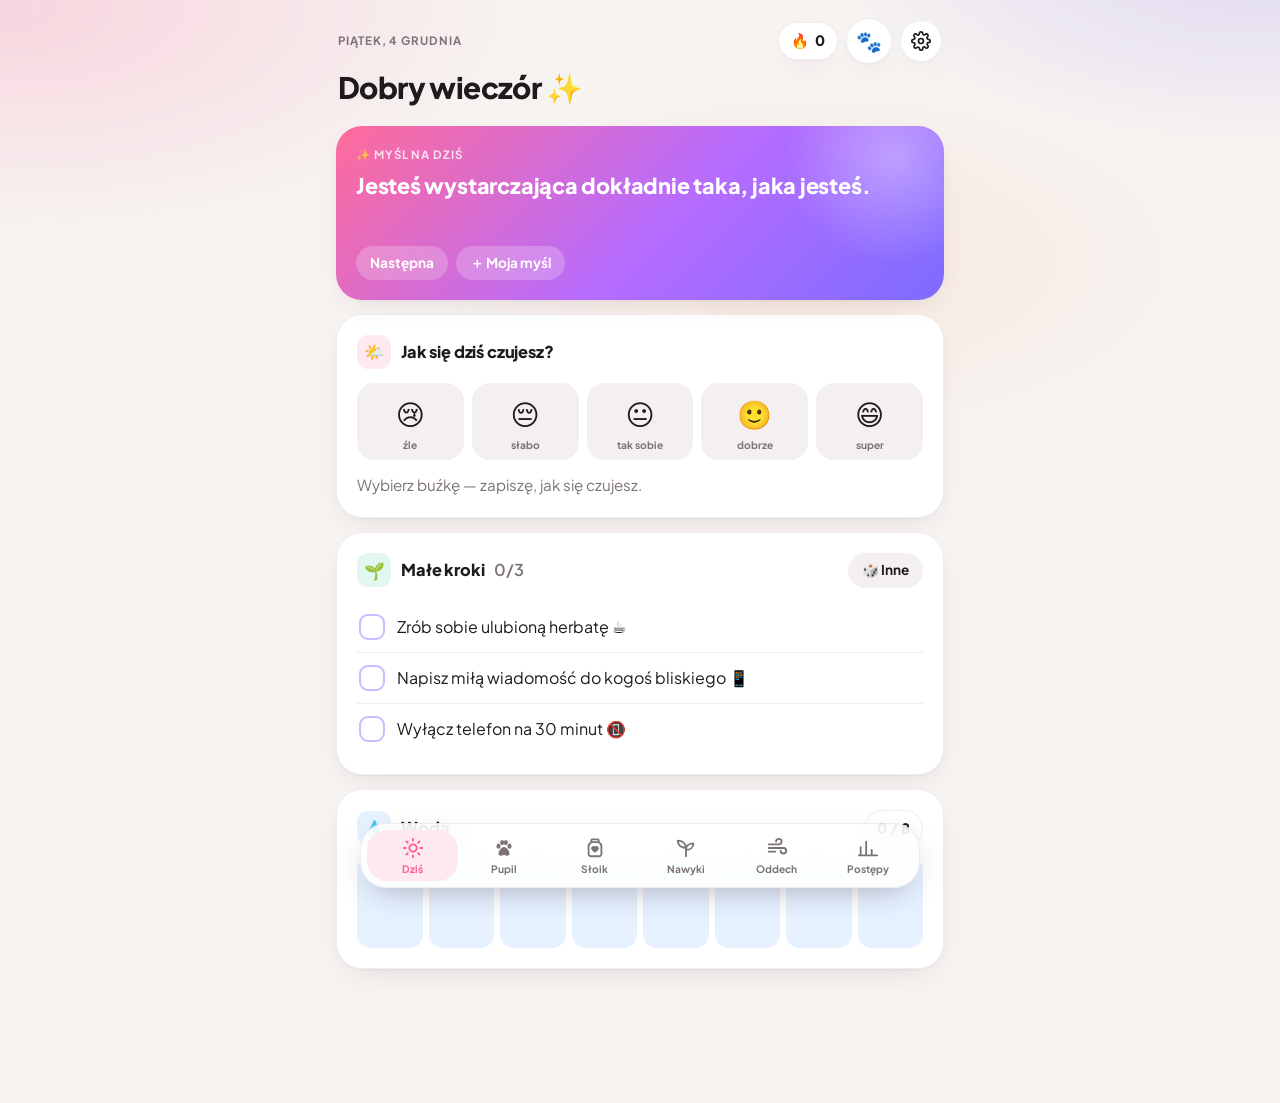
<file: index.html>
<!DOCTYPE html>
<html lang="pl">
<head>
<meta charset="UTF-8">
<meta name="viewport" content="width=device-width, initial-scale=1, viewport-fit=cover">
<meta name="theme-color" content="#f7f3f1" media="(prefers-color-scheme: light)">
<meta name="theme-color" content="#111013" media="(prefers-color-scheme: dark)">
<title>Szczęśliwy Dzień</title>
<link rel="manifest" href="manifest.json">
<link rel="icon" href="icon.svg" type="image/svg+xml">
<link rel="apple-touch-icon" href="apple-touch-icon.png">
<meta name="apple-mobile-web-app-capable" content="yes">
<meta name="mobile-web-app-capable" content="yes">
<meta name="apple-mobile-web-app-title" content="Szczęście">
<meta name="apple-mobile-web-app-status-bar-style" content="default">
<link rel="preconnect" href="https://fonts.googleapis.com">
<link rel="preconnect" href="https://fonts.gstatic.com" crossorigin>
<link href="https://fonts.googleapis.com/css2?family=Plus+Jakarta+Sans:wght@400;500;600;700;800&display=swap" rel="stylesheet">
<link rel="stylesheet" href="style.css">
</head>
<body>
<main>
  <header>
    <p class="eyebrow" id="today"></p>
    <div class="head-actions">
      <span class="chip" title="Dni z rzędu z zapisanym nastrojem">🔥 <span id="streak">0</span></span>
      <button class="avatar" id="avatar" aria-label="Pupil">🐾</button>
      <button class="iconbtn" id="settingsBtn" aria-label="Ustawienia">
        <svg viewBox="0 0 24 24" fill="none" stroke="currentColor" stroke-width="2" stroke-linecap="round" stroke-linejoin="round"><circle cx="12" cy="12" r="3"/><path d="M19.4 15a1.7 1.7 0 0 0 .3 1.8l.1.1a2 2 0 1 1-2.8 2.8l-.1-.1a1.7 1.7 0 0 0-1.8-.3 1.7 1.7 0 0 0-1 1.5V21a2 2 0 1 1-4 0v-.1a1.7 1.7 0 0 0-1.1-1.5 1.7 1.7 0 0 0-1.8.3l-.1.1a2 2 0 1 1-2.8-2.8l.1-.1a1.7 1.7 0 0 0 .3-1.8 1.7 1.7 0 0 0-1.5-1H3a2 2 0 1 1 0-4h.1a1.7 1.7 0 0 0 1.5-1.1 1.7 1.7 0 0 0-.3-1.8l-.1-.1a2 2 0 1 1 2.8-2.8l.1.1a1.7 1.7 0 0 0 1.8.3H9a1.7 1.7 0 0 0 1-1.5V3a2 2 0 1 1 4 0v.1a1.7 1.7 0 0 0 1 1.5 1.7 1.7 0 0 0 1.8-.3l.1-.1a2 2 0 1 1 2.8 2.8l-.1.1a1.7 1.7 0 0 0-.3 1.8V9a1.7 1.7 0 0 0 1.5 1H21a2 2 0 1 1 0 4h-.1a1.7 1.7 0 0 0-1.5 1z"/></svg>
      </button>
    </div>
    <h1 id="greeting">Cześć ☀️</h1>
  </header>

  <!-- DZIŚ -->
  <section class="view" data-view="dzis">
    <div class="card hero">
      <p class="eyebrow">✨ Myśl na dziś</p>
      <p class="quote" id="affirm"></p>
      <div id="affirmForm" class="hidden">
        <input type="text" id="affirmInput" placeholder="Twoja myśl, np. „Jestem dla siebie dobra”" maxlength="160">
        <button class="btn frost small" id="affirmSave">Zapisz</button>
      </div>
      <div class="row">
        <button class="btn frost small" id="nextAffirm">Następna</button>
        <button class="btn frost small" id="addAffirmBtn">＋ Moja myśl</button>
      </div>
    </div>

    <div class="card">
      <div class="card-head"><h2><span class="ic">🌤️</span>Jak się dziś czujesz?</h2></div>
      <div class="moods" id="moods"></div>
      <p class="reply" id="moodReply"></p>
      <textarea id="moodNote" class="hidden" placeholder="Chcesz coś dopisać? Co się dziś wydarzyło?"></textarea>
    </div>

    <div class="card">
      <div class="card-head">
        <h2><span class="ic m">🌱</span>Małe kroki <span class="muted" id="taskCount" style="font-weight:600"></span></h2>
        <button class="btn soft small" id="reroll">🎲 Inne</button>
      </div>
      <div id="tasks"></div>
    </div>

    <div class="card">
      <div class="card-head"><h2><span class="ic s">💧</span>Woda</h2><span class="chip" id="waterCount" style="box-shadow:none"></span></div>
      <div class="glasses" id="glasses"></div>
    </div>
  </section>

  <!-- PUPIL -->
  <section class="view hidden" data-view="pupil">
    <div class="card hidden" id="adopt">
      <div class="card-head"><h2><span class="ic">🐾</span>Przygarnij zwierzaczka</h2></div>
      <p class="hint">Będzie rósł i cieszył się, gdy Ty dbasz o siebie.</p>
      <div class="pick" id="pickType"></div>
      <div class="swatches" id="pickColor"></div>
      <input type="text" id="petNameInput" placeholder="Jak ma na imię?" maxlength="20">
      <div class="row" style="margin-top:12px"><button class="btn" id="adoptBtn">Przygarniam 💗</button></div>
    </div>

    <div id="petCard" class="hidden">
      <div class="card">
        <div class="petbox" id="petBox"></div>
        <div class="row between" style="align-items:flex-end">
          <div><p class="petname" id="petName"></p><p class="petlvl" id="petLvl"></p></div>
          <span class="hearts">💗 <span id="heartCount">0</span></span>
        </div>
        <div class="bars">
          <div class="bar"><div class="row between"><span>🍓 Najedzenie</span><span id="foodTxt"></span></div>
            <div class="track"><div class="fill" id="foodBar" style="background:var(--grad-warm)"></div></div></div>
          <div class="bar"><div class="row between"><span>🎈 Radość</span><span id="funTxt"></span></div>
            <div class="track"><div class="fill" id="funBar" style="background:var(--grad)"></div></div></div>
          <div class="bar"><div class="row between"><span>⭐ Do następnego poziomu</span><span id="xpTxt"></span></div>
            <div class="track"><div class="fill" id="xpBar" style="background:var(--sun)"></div></div></div>
        </div>
        <div class="actions">
          <button class="action" id="feedBtn"><span>🍓</span>Nakarm<small>2 💗</small></button>
          <button class="action" id="playBtn"><span>🎈</span>Pobaw się<small>1 💗</small></button>
          <button class="action" id="strokeBtn"><span>🤗</span>Pogłaszcz<small>za darmo</small></button>
        </div>
      </div>

      <button class="card gamecard" id="gameBtn" style="width:100%;text-align:left">
        <span class="big">🧺</span>
        <span><b>Łap truskawki!</b><small id="bestScore"></small></span>
      </button>

      <div class="card">
        <div class="card-head"><h2><span class="ic v">🛍️</span>Sklepik</h2></div>
        <div class="seg" id="shopSeg"></div>
        <div class="shop" id="shop"></div>
      </div>

      <div class="card">
        <div class="card-head"><h2><span class="ic">💗</span>Jak zdobywać serduszka?</h2></div>
        <ul class="earn">
          <li>zapisz dzisiejszy nastrój — 3</li>
          <li>odhacz małe zadanie — 2 za każde</li>
          <li>wypij szklankę wody — 1 za każdą</li>
          <li>odhacz dzisiejszy nawyk — 2</li>
          <li>wrzuć chwilę do słoika — 3 (do 3 razy dziennie)</li>
          <li>skończ ćwiczenie oddechowe — 3 (do 2 razy dziennie)</li>
          <li>zagraj w truskawki — do 8 (2 gry dziennie)</li>
        </ul>
        <p class="note">Twój zwierzaczek nigdy nie zachoruje ani nie ucieknie — najwyżej trochę zgłodnieje i zatęskni 🤍</p>
      </div>
    </div>
  </section>

  <!-- SŁOIK -->
  <section class="view hidden" data-view="sloik">
    <div class="card">
      <div class="card-head"><h2><span class="ic v">🫙</span>Słoik szczęścia</h2></div>
      <p class="hint">Wrzucaj tu dobre chwile i to, za co jesteś wdzięczna. W gorszy dzień wylosuj jedną.</p>
      <div class="jarwrap"><svg class="jar" id="jar" viewBox="0 0 170 200"></svg></div>
      <input type="text" id="jarInput" placeholder="np. śmiech z przyjaciółką przy kawie" maxlength="200">
      <div class="row" style="margin-top:12px">
        <button class="btn" id="jarAdd">Wrzuć do słoika</button>
        <button class="btn soft" id="jarDraw">🎁 Wylosuj</button>
      </div>
      <div id="memory" class="memory hidden"></div>
    </div>
    <div class="card">
      <div class="card-head"><h2>Wszystkie chwile</h2><span class="chip" id="jarCount" style="box-shadow:none"></span></div>
      <ul class="list" id="jarList"></ul>
    </div>
  </section>

  <!-- NAWYKI -->
  <section class="view hidden" data-view="nawyki">
    <div class="card">
      <div class="card-head"><h2><span class="ic m">🌿</span>Moje dobre nawyki</h2></div>
      <p class="hint">Stuknij dzisiejszy dzień, gdy uda Ci się coś zrobić.</p>
      <div id="habits"></div>
    </div>
    <div class="card">
      <div class="card-head"><h2>Dodaj nawyk</h2></div>
      <div class="row" style="flex-wrap:nowrap">
        <input type="text" id="habitInput" placeholder="np. 🧘‍♀️ Rozciąganie" maxlength="40">
        <button class="btn" id="habitAdd">Dodaj</button>
      </div>
    </div>
  </section>

  <!-- ODDECH -->
  <section class="view hidden" data-view="oddech">
    <div class="card">
      <div class="card-head"><h2><span class="ic v">🌬️</span>Oddech</h2></div>
      <div class="seg" id="modes"></div>
      <div class="stage">
        <div class="orb" id="orb"></div>
        <div class="orbtext" id="orbText">gotowa?</div>
      </div>
      <div class="seg" id="mins" style="max-width:280px;margin:0 auto"></div>
      <div class="row" style="justify-content:center;margin-top:16px">
        <button class="btn" id="breathBtn">Zaczynamy</button>
      </div>
    </div>
  </section>

  <!-- POSTĘPY -->
  <section class="view hidden" data-view="postepy">
    <div class="card">
      <div class="card-head"><h2><span class="ic p">📈</span>Nastrój — ostatnie 30 dni</h2></div>
      <svg class="chart" id="chart" viewBox="0 0 330 140"></svg>
      <div class="legend" id="legend"></div>
    </div>
    <div class="card">
      <div class="stats">
        <div class="stat"><b id="sDays">0</b><small>dni z wpisem</small></div>
        <div class="stat"><b id="sJar">0</b><small>chwil w słoiku</small></div>
        <div class="stat"><b id="sBest">0</b><small>najdłuższa seria</small></div>
        <div class="stat"><b id="sTasks">0</b><small>małych zadań</small></div>
        <div class="stat"><b id="sWater">0</b><small>szklanek wody</small></div>
        <div class="stat"><b id="sAvg">–</b><small>średni nastrój</small></div>
      </div>
    </div>
    <div class="card">
      <div class="card-head"><h2><span class="ic">📝</span>Ostatnie notatki</h2></div>
      <ul class="list" id="notes"></ul>
    </div>
  </section>

  <!-- USTAWIENIA -->
  <section class="view hidden" data-view="ustawienia">
    <button class="back" id="backBtn">‹ Wróć</button>
    <div class="card">
      <div class="card-head"><h2><span class="ic p">🔔</span>Przypomnienia</h2><span id="remMaster"></span></div>
      <div id="remList"></div>
      <p class="note" id="remStatus"></p>
      <button class="btn soft" id="icsBtn" style="margin-top:12px">📅 Dodaj do kalendarza telefonu</button>
      <p class="note">Najpewniejszy sposób: przypomnienia w kalendarzu przychodzą <b>zawsze</b>, nawet gdy aplikacja jest zamknięta. Stuknij przycisk, otwórz pobrany plik i wybierz „Dodaj”.</p>
    </div>

    <div class="card">
      <div class="card-head"><h2><span class="ic">✍️</span>Moje myśli dnia</h2></div>
      <p class="hint">Dopisz zdania, które dodają Ci otuchy — będą pojawiać się w „Myśli na dziś”.</p>
      <div class="row" style="flex-wrap:nowrap;margin-bottom:10px">
        <input type="text" id="myAffirmInput" placeholder="np. Mam w sobie dużo siły" maxlength="160">
        <button class="btn" id="myAffirmAdd">Dodaj</button>
      </div>
      <ul class="list" id="myAffirmList"></ul>
    </div>

    <div class="card">
      <div class="card-head"><h2><span class="ic s">💾</span>Kopia zapasowa</h2></div>
      <p class="hint">Nie musisz nic robić — wszystko zapisuje się samo. Kopia przydaje się tylko przy zmianie telefonu albo ponownej instalacji aplikacji.</p>
      <div class="row">
        <button class="btn soft" id="exportBtn">Pobierz kopię</button>
        <button class="btn soft" id="importBtn">Wczytaj kopię</button>
        <input type="file" id="importFile" accept="application/json" class="hidden">
      </div>
    </div>
  </section>
</main>

<nav id="nav">
  <button data-go="dzis" class="on"><svg viewBox="0 0 24 24" fill="none" stroke="currentColor" stroke-width="2" stroke-linecap="round"><circle cx="12" cy="12" r="4"/><path d="M12 2v2M12 20v2M4.9 4.9l1.4 1.4M17.7 17.7l1.4 1.4M2 12h2M20 12h2M4.9 19.1l1.4-1.4M17.7 6.3l1.4-1.4"/></svg>Dziś</button>
  <button data-go="pupil"><svg viewBox="0 0 24 24" fill="currentColor"><ellipse cx="6" cy="10" rx="2.2" ry="2.8"/><ellipse cx="10" cy="6" rx="2.2" ry="2.8"/><ellipse cx="14" cy="6" rx="2.2" ry="2.8"/><ellipse cx="18" cy="10" rx="2.2" ry="2.8"/><path d="M12 11c-3 0-6 4.5-6 7 0 2 2 2.5 3 2.5 1.5 0 2-.8 3-.8s1.5.8 3 .8c1 0 3-.5 3-2.5 0-2.5-3-7-6-7z"/></svg>Pupil</button>
  <button data-go="sloik"><svg viewBox="0 0 24 24" fill="none" stroke="currentColor" stroke-width="2" stroke-linejoin="round"><rect x="8" y="2.5" width="8" height="3" rx="1"/><path d="M8.5 5.5C6 6.5 5 8 5 10v8.5A2.5 2.5 0 0 0 7.5 21h9a2.5 2.5 0 0 0 2.5-2.5V10c0-2-1-3.5-3.5-4.5"/><path d="M12 11.5c-1.2-1.4-3.5-.6-3.2 1.2.3 1.6 3.2 3.3 3.2 3.3s2.9-1.7 3.2-3.3c.3-1.8-2-2.6-3.2-1.2z" fill="currentColor"/></svg>Słoik</button>
  <button data-go="nawyki"><svg viewBox="0 0 24 24" fill="none" stroke="currentColor" stroke-width="2" stroke-linecap="round" stroke-linejoin="round"><path d="M12 21v-9"/><path d="M12 12C12 7 8 4 3 4c0 5 4 8 9 8z"/><path d="M12 14c0-4 3-7 8-7 0 4-3 7-8 7z"/></svg>Nawyki</button>
  <button data-go="oddech"><svg viewBox="0 0 24 24" fill="none" stroke="currentColor" stroke-width="2" stroke-linecap="round"><path d="M3 8h11a3 3 0 1 0-3-3"/><path d="M3 12h16a3 3 0 1 1-3 3"/><path d="M3 16h7"/></svg>Oddech</button>
  <button data-go="postepy"><svg viewBox="0 0 24 24" fill="none" stroke="currentColor" stroke-width="2" stroke-linecap="round"><path d="M4 20V11M10 20V5M16 20v-6M22 20H2"/></svg>Postępy</button>
</nav>
<div class="toast" id="toast"></div>

<script src="app.js"></script>
<script src="pet.js"></script>
<script>start();</script>
</body>
</html>
</file>
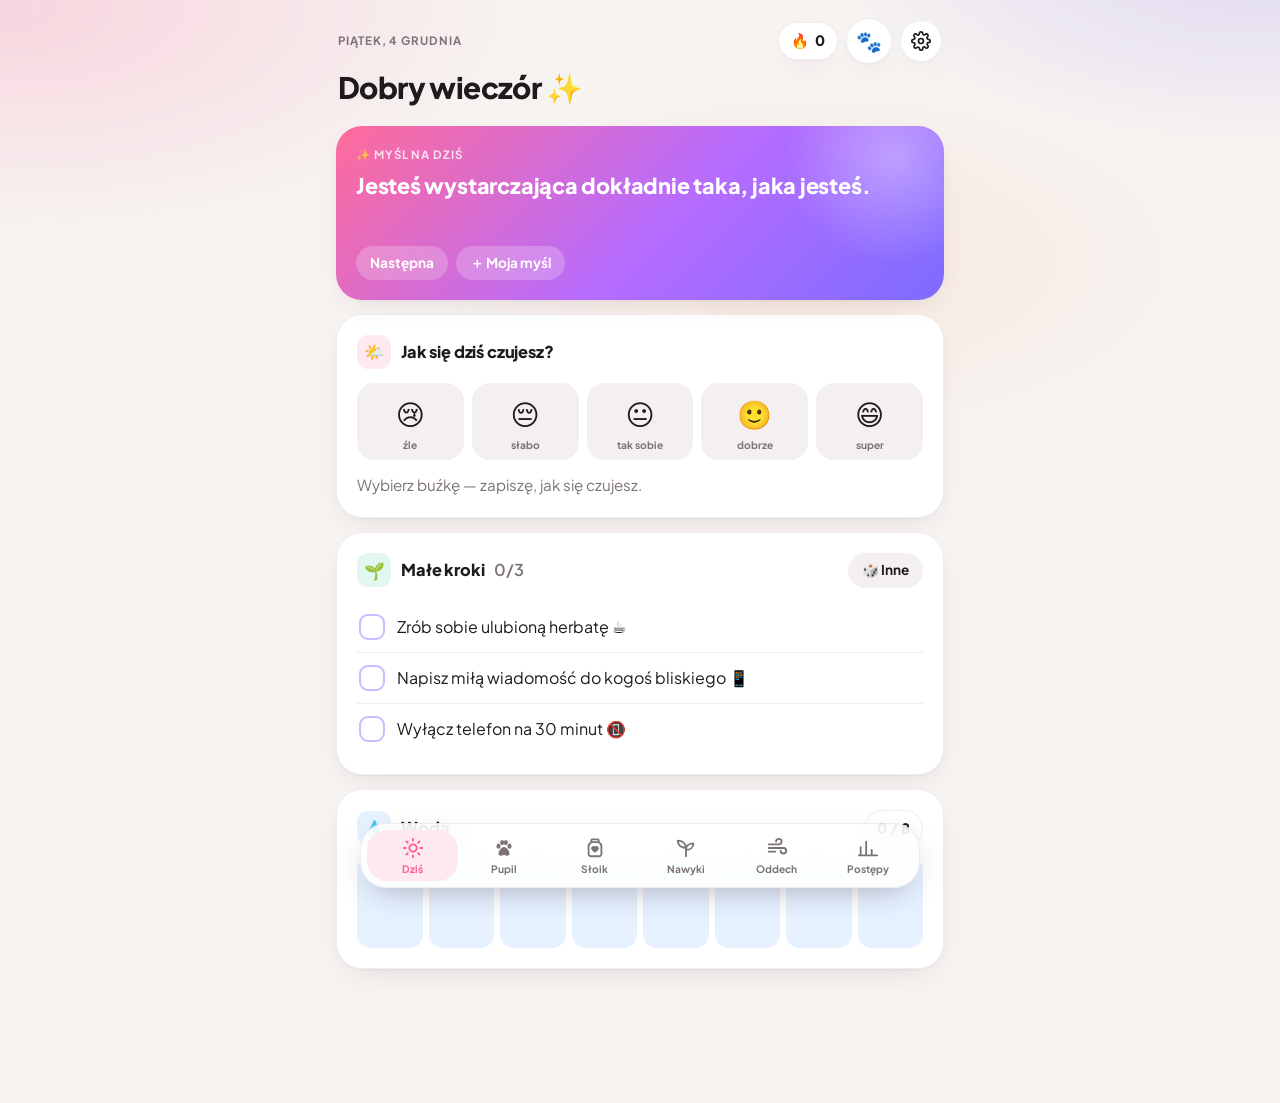
<file: editor.html>
<!DOCTYPE html>
<html lang="pl">
<head>
<meta charset="UTF-8">
<meta name="viewport" content="width=device-width, initial-scale=1.0">
<title>Kreator Profilu — Wandzi Windzi</title>
<link href="https://fonts.googleapis.com/css2?family=Cinzel:wght@400;600&family=Crimson+Pro:ital,wght@0,300;0,400;1,300&display=swap" rel="stylesheet">
<link rel="icon" type="image/png" href="https://i.ibb.co/cPNxs5v/logosfera.png">
<style>
:root{--bg:#0e1117;--bg2:#141920;--bg3:#1c2330;--bg4:#222d3a;--border:rgba(120,160,200,0.15);--border-h:rgba(120,160,200,0.35);--accent:#7ba7c4;--accent-l:#a8c8e0;--accent-d:rgba(120,160,200,0.08);--text:#d8e4ee;--text-d:#7a9bb5;--text-m:#3d5468;--ok-t:#5bbfa0;--err-t:#c97080;--err-bg:rgba(180,60,70,0.15);--sidebar:200px;--props:272px;}
*{box-sizing:border-box;margin:0;padding:0;}
body{background:var(--bg);color:var(--text);font-family:'Crimson Pro',Georgia,serif;font-size:14px;height:100vh;display:flex;flex-direction:column;overflow:hidden;}

/* Top bar */
.topbar{display:flex;align-items:center;gap:8px;padding:0 12px;height:44px;border-bottom:1px solid var(--border);background:var(--bg2);flex-shrink:0;}
.topbar-back{color:var(--text-d);text-decoration:none;font-size:0.82rem;padding:4px 8px;border-radius:3px;border:1px solid transparent;transition:all 0.12s;}
.topbar-back:hover{border-color:var(--border-h);color:var(--text);}
.topbar-divider{width:1px;height:22px;background:var(--border);margin:0 4px;flex-shrink:0;}
.char-title{font-family:'Cinzel',serif;font-size:0.88rem;color:var(--accent-l);flex:1;padding:0 8px;white-space:nowrap;overflow:hidden;text-overflow:ellipsis;}
.pub-toggle{display:flex;align-items:center;gap:5px;font-size:0.8rem;color:var(--text-d);cursor:pointer;white-space:nowrap;}
.pub-toggle input{cursor:pointer;accent-color:var(--accent);}
.tb-btn{font-family:'Cinzel',serif;font-size:0.65rem;letter-spacing:0.07em;text-transform:uppercase;padding:5px 12px;border-radius:3px;border:1px solid var(--border-h);background:transparent;color:var(--text-d);cursor:pointer;transition:all 0.12s;white-space:nowrap;text-decoration:none;display:inline-flex;align-items:center;gap:4px;}
.tb-btn:hover{background:var(--accent-d);border-color:var(--accent);color:var(--accent-l);}
.tb-btn:disabled{opacity:0.3;cursor:default;pointer-events:none;}
.tb-btn.primary{background:var(--accent-d);border-color:var(--accent);color:var(--accent-l);}
.tb-btn.primary:hover{background:rgba(120,160,200,0.2);}
.tb-btn.dirty::before{content:'● ';font-size:0.5rem;}

/* Layout */
.editor-layout{display:flex;flex:1;overflow:hidden;}

/* Sidebar */
.sidebar{width:var(--sidebar);flex-shrink:0;border-right:1px solid var(--border);background:var(--bg2);display:flex;flex-direction:column;overflow:hidden;}
.sidebar-top{padding:8px 10px;border-bottom:1px solid var(--border);display:flex;align-items:center;justify-content:space-between;gap:6px;flex-shrink:0;}
.sidebar-title{font-family:'Cinzel',serif;font-size:0.6rem;letter-spacing:0.1em;text-transform:uppercase;color:var(--text-m);}
.add-root-btn{font-family:'Cinzel',serif;font-size:0.6rem;letter-spacing:0.06em;text-transform:uppercase;padding:4px 8px;border-radius:3px;border:1px solid var(--border-h);background:var(--accent-d);color:var(--accent-l);cursor:pointer;transition:all 0.12s;}
.add-root-btn:hover{background:rgba(120,160,200,0.18);border-color:var(--accent);}
.sidebar-scroll{flex:1;overflow-y:auto;padding:6px;}

/* Page settings accordion in sidebar */
.ps-toggle{display:flex;align-items:center;justify-content:space-between;padding:7px 8px;cursor:pointer;border:1px solid var(--border);border-radius:4px;margin-bottom:6px;transition:all 0.12s;}
.ps-toggle:hover{border-color:var(--border-h);}
.ps-toggle-label{font-family:'Cinzel',serif;font-size:0.6rem;letter-spacing:0.08em;text-transform:uppercase;color:var(--text-d);}
.ps-toggle-arr{font-size:0.55rem;color:var(--text-m);}
#ps-body{display:none;padding:8px 4px;border-bottom:1px solid var(--border);margin-bottom:8px;}
#ps-body.open{display:block;}
.ps-row{margin-bottom:8px;}
.ps-row label{display:block;font-size:0.72rem;color:var(--text-d);margin-bottom:3px;}
.ps-row input[type=text],.ps-row select{width:100%;background:var(--bg3);border:1px solid var(--border);border-radius:3px;color:var(--text);font-family:'Crimson Pro',serif;font-size:0.82rem;padding:4px 7px;outline:none;}
.ps-row input:focus,.ps-row select:focus{border-color:var(--accent);}
.color-row{display:flex;gap:5px;align-items:center;}
.color-row input[type=color]{width:30px;height:26px;padding:2px;cursor:pointer;flex-shrink:0;border:1px solid var(--border);border-radius:3px;background:var(--bg3);}
.color-row input[type=text]{flex:1;}
.theme-grid{display:grid;grid-template-columns:repeat(3,1fr);gap:4px;margin-top:2px;}
.theme-btn{padding:4px 2px;border-radius:3px;cursor:pointer;font-family:'Cinzel',serif;font-size:0.55rem;letter-spacing:0.04em;text-transform:uppercase;display:flex;flex-direction:column;align-items:center;gap:2px;color:var(--text-d);transition:all 0.12s;}
.theme-btn:hover{opacity:0.85;transform:scale(1.05);}

/* Block group labels */
.block-group-label{font-family:'Cinzel',serif;font-size:0.58rem;letter-spacing:0.1em;text-transform:uppercase;color:var(--text-m);padding:7px 4px 3px;border-bottom:1px solid var(--border);margin-bottom:4px;}
.pal-block{display:flex;align-items:center;gap:7px;padding:6px 7px;border:1px solid transparent;border-radius:4px;cursor:pointer;transition:all 0.12s;margin-bottom:2px;}
.pal-block:hover{background:var(--bg3);border-color:var(--border);}
.pal-block:active{background:var(--accent-d);border-color:var(--accent);}
.pal-icon{font-size:0.95rem;width:20px;text-align:center;flex-shrink:0;color:var(--text-d);}
.pal-info{flex:1;min-width:0;}
.pal-label{font-family:'Cinzel',serif;font-size:0.6rem;letter-spacing:0.05em;text-transform:uppercase;color:var(--text);}
.pal-desc{font-size:0.67rem;color:var(--text-m);margin-top:1px;overflow:hidden;text-overflow:ellipsis;white-space:nowrap;}

/* Canvas */
.canvas-wrap{flex:1;overflow-y:auto;padding:24px;display:flex;justify-content:center;position:relative;transition:background 0.3s;}
.canvas-inner{width:100%;max-width:900px;}
#canvas{min-height:400px;}
.canvas-empty{padding:4rem 2rem;text-align:center;color:var(--text-m);border:2px dashed rgba(120,160,200,0.12);border-radius:8px;font-style:italic;}
.canvas-empty strong{color:var(--accent-l);font-style:normal;}

/* Editor block overlays */
.eb{position:relative;outline:1px dashed transparent;outline-offset:2px;transition:outline-color 0.1s;cursor:pointer;}
.eb:hover{outline-color:rgba(120,160,200,0.25);}
.eb-sel{outline:2px solid var(--accent)!important;outline-offset:2px;}
.eb-bar{display:none;position:absolute;top:0;right:0;z-index:20;background:var(--bg2);border:1px solid var(--border);border-radius:0 0 0 4px;padding:2px 4px;gap:1px;align-items:center;}
.eb-sel .eb-bar{display:flex;}
.eb-type{font-family:'Cinzel',serif;font-size:0.56rem;letter-spacing:0.05em;text-transform:uppercase;color:var(--accent);padding:0 5px;}
.eb-btn{background:transparent;border:none;color:var(--text-d);cursor:pointer;font-size:0.7rem;padding:2px 4px;border-radius:2px;line-height:1;}
.eb-btn:hover{background:var(--accent-d);color:var(--accent-l);}
.eb-del:hover{background:var(--err-bg)!important;color:var(--err-t)!important;}
.eb-add-child{margin-top:6px;padding:6px;border:1px dashed rgba(120,160,200,0.18);border-radius:4px;text-align:center;cursor:pointer;font-size:0.76rem;color:var(--text-m);transition:all 0.12s;}
.eb-add-child:hover{border-color:var(--accent);color:var(--accent-l);background:var(--accent-d);}

/* Rich text */
.richtext-wrap{position:relative;}
.rt-toolbar{display:flex;align-items:center;gap:2px;background:var(--bg2);border:1px solid var(--border);border-radius:4px;padding:4px 6px;margin-bottom:4px;flex-wrap:wrap;}
.rt-btn{background:transparent;border:1px solid transparent;border-radius:3px;color:var(--text-d);cursor:pointer;font-size:0.82rem;padding:3px 7px;transition:all 0.1s;display:inline-flex;align-items:center;gap:3px;font-family:'Crimson Pro',serif;}
.rt-btn:hover{background:var(--bg3);border-color:var(--border);color:var(--text);}
.rt-btn input[type=color]{width:16px;height:16px;padding:0;border:none;background:transparent;cursor:pointer;vertical-align:middle;}
.rt-sep{width:1px;height:16px;background:var(--border);margin:0 3px;flex-shrink:0;}
.richtext-editable{outline:none;min-height:40px;padding:4px;}
.richtext-editable:focus{outline:1px solid rgba(120,160,200,0.3);border-radius:2px;}
.richtext-content p{margin:0 0 0.5em;}

/* Props panel */
.props-panel{width:var(--props);flex-shrink:0;border-left:1px solid var(--border);background:var(--bg2);overflow-y:auto;display:flex;flex-direction:column;}
.props-empty{flex:1;display:flex;flex-direction:column;align-items:center;justify-content:center;color:var(--text-m);text-align:center;font-size:0.85rem;font-style:italic;padding:1.5rem;}
.props-title{font-family:'Cinzel',serif;font-size:0.7rem;letter-spacing:0.1em;text-transform:uppercase;color:var(--accent-l);padding:11px 14px 8px;border-bottom:1px solid var(--border);flex-shrink:0;}
details{border-bottom:1px solid var(--border);}
.prop-section{font-family:'Cinzel',serif;font-size:0.6rem;letter-spacing:0.08em;text-transform:uppercase;color:var(--text-m);padding:7px 14px;cursor:pointer;list-style:none;display:flex;align-items:center;justify-content:space-between;user-select:none;transition:color 0.1s;}
.prop-section:hover{color:var(--text);}
details[open] .prop-section{color:var(--accent);}
.prop-section::after{content:'▸';font-size:0.52rem;opacity:0.5;}
details[open] .prop-section::after{content:'▾';}
.prop-section-body{padding:8px 14px 12px;}
.prop-row{margin-bottom:8px;}
.prop-row label{display:block;font-size:0.7rem;color:var(--text-d);margin-bottom:3px;}
.prop-row input[type=text],.prop-row input[type=number],.prop-row select,.prop-row textarea{width:100%;background:var(--bg3);border:1px solid var(--border);border-radius:3px;color:var(--text);font-family:'Crimson Pro',serif;font-size:0.84rem;padding:5px 8px;outline:none;transition:border-color 0.12s;}
.prop-row input:focus,.prop-row select:focus,.prop-row textarea:focus{border-color:var(--accent);}
.prop-row select option{background:var(--bg2);}
.prop-row textarea{resize:vertical;min-height:80px;}
.prop-hint{font-size:0.68rem;color:var(--text-m);margin-top:2px;font-style:italic;}
.prop-actions{padding:10px 14px 14px;display:flex;flex-direction:column;gap:5px;}
.prop-btn-add,.prop-btn-dup,.prop-btn-del{font-family:'Cinzel',serif;font-size:0.6rem;letter-spacing:0.07em;text-transform:uppercase;padding:6px 10px;border-radius:3px;cursor:pointer;transition:all 0.12s;width:100%;}
.prop-btn-add{border:1px solid var(--accent);background:var(--accent-d);color:var(--accent-l);}
.prop-btn-add:hover{background:rgba(120,160,200,0.18);}
.prop-btn-dup{border:1px solid var(--border-h);background:transparent;color:var(--text-d);}
.prop-btn-dup:hover{background:var(--bg3);color:var(--text);}
.prop-btn-del{border:1px solid rgba(180,60,70,0.3);background:transparent;color:var(--err-t);}
.prop-btn-del:hover{background:var(--err-bg);}

/* Type picker */
.picker-overlay{display:none;position:fixed;inset:0;background:rgba(0,0,0,0.65);z-index:200;align-items:center;justify-content:center;}
.picker-overlay.open{display:flex;}
.picker-box{background:var(--bg2);border:1px solid var(--border);border-radius:8px;padding:1.4rem;max-width:520px;width:90%;max-height:80vh;overflow-y:auto;}
.picker-title{font-family:'Cinzel',serif;font-size:0.88rem;color:var(--accent-l);margin-bottom:3px;letter-spacing:0.06em;}
.picker-sub{font-size:0.78rem;color:var(--text-m);margin-bottom:1rem;font-style:italic;}
.picker-group-label{font-family:'Cinzel',serif;font-size:0.58rem;letter-spacing:0.1em;text-transform:uppercase;color:var(--text-m);padding:7px 0 5px;border-bottom:1px solid var(--border);margin-bottom:5px;}
.picker-grid{display:grid;grid-template-columns:repeat(2,1fr);gap:5px;margin-bottom:10px;}
.picker-btn{display:flex;align-items:center;gap:9px;padding:9px 11px;border:1px solid var(--border);border-radius:4px;background:transparent;color:var(--text-d);cursor:pointer;text-align:left;transition:all 0.12s;}
.picker-btn:hover{border-color:var(--accent);color:var(--text);background:var(--accent-d);}
.picker-icon{font-size:1.2rem;flex-shrink:0;width:24px;text-align:center;}
.picker-label{font-family:'Cinzel',serif;font-size:0.62rem;letter-spacing:0.05em;text-transform:uppercase;}
.picker-desc{font-size:0.7rem;color:var(--text-m);margin-top:1px;}
.picker-cancel{width:100%;padding:7px;margin-top:3px;border:1px solid var(--border);border-radius:3px;background:transparent;color:var(--text-m);cursor:pointer;font-family:'Cinzel',serif;font-size:0.63rem;letter-spacing:0.06em;text-transform:uppercase;}
.picker-cancel:hover{color:var(--err-t);border-color:rgba(180,60,70,0.3);}

/* Mode tabs */
.mode-tabs{display:flex;gap:1px;margin-left:8px;}
.mode-tab{font-family:'Cinzel',serif;font-size:0.62rem;letter-spacing:0.07em;text-transform:uppercase;padding:5px 12px;border:1px solid var(--border);background:var(--bg);color:var(--text-d);cursor:pointer;transition:all 0.12s;border-radius:0;display:flex;align-items:center;gap:5px;}
.mode-tab:first-child{border-radius:3px 0 0 3px;}
.mode-tab:last-child{border-radius:0 3px 3px 0;}
.mode-tab:hover{background:var(--bg3);color:var(--text);}
.mode-tab.active{background:var(--accent-d);color:var(--accent-l);border-color:var(--accent);}
.mode-tab-help{background:transparent;border:none;color:var(--text-m);cursor:pointer;padding:0 2px;font-size:0.85rem;line-height:1;}
.mode-tab-help:hover{color:var(--accent);}

/* Code editor modes */
#mode-json,#mode-css{display:none;flex:1;overflow:hidden;flex-direction:column;}
.code-toolbar{display:flex;align-items:center;gap:10px;padding:8px 16px;border-bottom:1px solid var(--border);background:var(--bg2);flex-shrink:0;}
.code-toolbar-info{flex:1;font-size:0.82rem;color:var(--text-d);font-style:italic;}
.code-status{font-family:monospace;font-size:0.78rem;padding:3px 8px;border-radius:3px;}
.code-status-ok{background:rgba(60,160,120,0.15);color:var(--ok-t);}
.code-status-err{background:rgba(180,60,70,0.15);color:var(--err-t);}
.code-editor-wrap{flex:1;overflow:hidden;display:flex;}
.code-editor{flex:1;width:100%;background:var(--bg);color:var(--text);border:none;outline:none;padding:16px 20px;font-family:'JetBrains Mono','Fira Code',Consolas,monospace;font-size:13px;line-height:1.6;resize:none;tab-size:2;}

/* Tutorial */
.tutorial-overlay{display:none;position:fixed;inset:0;background:rgba(0,0,0,0.7);z-index:300;align-items:center;justify-content:center;padding:2rem;}
.tutorial-overlay.open{display:flex;}
.tutorial-box{background:var(--bg2);border:1px solid var(--border);border-radius:8px;width:100%;max-width:760px;max-height:90vh;display:flex;flex-direction:column;overflow:hidden;}
.tutorial-header{display:flex;align-items:center;justify-content:space-between;padding:14px 20px;border-bottom:1px solid var(--border);flex-shrink:0;}
.tutorial-title{font-family:'Cinzel',serif;font-size:0.95rem;color:var(--accent-l);letter-spacing:0.06em;}
.tutorial-close{background:transparent;border:1px solid var(--border);border-radius:3px;color:var(--text-d);cursor:pointer;padding:4px 12px;font-family:'Cinzel',serif;font-size:0.65rem;letter-spacing:0.08em;text-transform:uppercase;transition:all 0.12s;}
.tutorial-close:hover{color:var(--err-t);border-color:rgba(180,60,70,0.3);}
.tutorial-body{padding:18px 24px;overflow-y:auto;line-height:1.7;}
.tutorial-body h3{font-family:'Cinzel',serif;font-size:0.85rem;letter-spacing:0.06em;color:var(--accent);margin:1.4rem 0 0.6rem;}
.tutorial-body h3:first-child{margin-top:0;}
.tutorial-body p{color:var(--text-d);margin-bottom:0.8rem;}
.tutorial-body ul{color:var(--text-d);margin:0.5rem 0 0.8rem 1.2rem;}
.tutorial-body li{margin-bottom:0.3rem;}
.tutorial-body code{background:var(--bg3);color:var(--accent-l);padding:1px 6px;border-radius:3px;font-family:'JetBrains Mono',monospace;font-size:0.85em;}
.tutorial-body pre{background:var(--bg);border:1px solid var(--border);border-radius:4px;padding:12px 16px;overflow-x:auto;font-family:'JetBrains Mono',monospace;font-size:0.82rem;line-height:1.5;color:var(--text);margin:0.5rem 0 1rem;}
.tutorial-body pre code{background:transparent;padding:0;color:var(--text);}
.tutorial-body strong{color:var(--text);}
.tutorial-body .warn-note{background:rgba(180,140,60,0.1);border-left:3px solid #c9a04c;padding:8px 12px;color:var(--text-d);font-size:0.85rem;margin:0.6rem 0;}

/* Profile tabs bar */
.tab-bar{display:flex;align-items:center;background:var(--bg2);border-bottom:1px solid var(--border);padding:0 12px;gap:2px;overflow-x:auto;flex-shrink:0;min-height:36px;}
.profile-tab{display:flex;align-items:center;gap:6px;padding:7px 12px;font-family:'Cinzel',serif;font-size:0.66rem;letter-spacing:0.07em;text-transform:uppercase;color:var(--text-d);cursor:pointer;border-bottom:2px solid transparent;transition:all 0.12s;white-space:nowrap;}
.profile-tab:hover{color:var(--text);background:var(--bg3);}
.profile-tab.active{color:var(--accent-l);border-bottom-color:var(--accent);background:var(--accent-d);}
.tab-controls{display:none;gap:1px;margin-left:4px;}
.profile-tab:hover .tab-controls,.profile-tab.active .tab-controls{display:flex;}
.tab-ctrl{background:transparent;border:none;color:var(--text-m);cursor:pointer;font-size:0.78rem;padding:1px 5px;border-radius:2px;line-height:1;}
.tab-ctrl:hover{background:var(--accent-d);color:var(--accent-l);}
.tab-ctrl-del:hover{background:var(--err-bg);color:var(--err-t);}
.tab-add-btn{margin-left:8px;background:transparent;border:1px dashed var(--border-h);border-radius:3px;color:var(--text-m);cursor:pointer;font-size:0.95rem;padding:3px 10px;line-height:1;}
.tab-add-btn:hover{border-color:var(--accent);color:var(--accent-l);background:var(--accent-d);}

/* Meta editor */
#meta-editor-wrap{display:none;flex:1;overflow-y:auto;padding:24px;}
.meta-form-inner{max-width:720px;margin:0 auto;}
.meta-section{background:var(--bg2);border:1px solid var(--border);border-radius:6px;padding:16px 20px;margin-bottom:14px;}
.meta-section-title{font-family:'Cinzel',serif;font-size:0.78rem;letter-spacing:0.1em;text-transform:uppercase;color:var(--accent-l);margin-bottom:14px;padding-bottom:8px;border-bottom:1px solid var(--border);display:flex;align-items:center;justify-content:space-between;}
.meta-add-btn{background:var(--accent-d);border:1px solid var(--accent);color:var(--accent-l);font-family:'Cinzel',serif;font-size:0.6rem;letter-spacing:0.06em;text-transform:uppercase;padding:5px 12px;border-radius:3px;cursor:pointer;transition:all 0.12s;}
.meta-add-btn:hover{background:rgba(120,160,200,0.2);}
.meta-grid{display:grid;grid-template-columns:1fr 1fr;gap:14px;}
.meta-field{display:flex;flex-direction:column;gap:4px;}
.meta-field-wide{grid-column:1/-1;}
.meta-field label{font-size:0.7rem;color:var(--text-d);font-family:'Cinzel',serif;letter-spacing:0.06em;text-transform:uppercase;}
.meta-field input,.meta-field textarea{background:var(--bg3);border:1px solid var(--border);border-radius:3px;color:var(--text);font-family:'Crimson Pro',serif;font-size:0.92rem;padding:7px 10px;outline:none;transition:border-color 0.12s;width:100%;box-sizing:border-box;}
.meta-field input:focus,.meta-field textarea:focus{border-color:var(--accent);}
.meta-field textarea{resize:vertical;min-height:80px;}
.meta-hint{font-size:0.7rem;color:var(--text-m);font-style:italic;margin-top:2px;}
.meta-empty{padding:1.4rem;text-align:center;color:var(--text-m);font-style:italic;border:1px dashed var(--border);border-radius:4px;font-size:0.85rem;}
.meta-item{background:var(--bg3);border:1px solid var(--border);border-radius:4px;padding:12px;margin-bottom:10px;display:flex;flex-direction:column;gap:8px;}
.meta-item-header{display:flex;align-items:center;gap:8px;}
.meta-item-label{flex:1;font-family:'Cinzel',serif;font-size:0.62rem;letter-spacing:0.08em;text-transform:uppercase;color:var(--text-m);}
.meta-feature-btn{background:transparent;border:1px solid var(--border-h);color:var(--text-m);cursor:pointer;font-size:0.95rem;padding:1px 7px;border-radius:3px;line-height:1;}
.meta-feature-btn.active{background:rgba(200,160,80,0.15);border-color:#c9a04c;color:#c9a04c;}
.meta-remove-btn{background:transparent;border:1px solid rgba(180,60,70,0.3);color:var(--err-t);cursor:pointer;font-size:0.7rem;padding:3px 8px;border-radius:3px;}
.meta-remove-btn:hover{background:var(--err-bg);}
.meta-item input,.meta-item textarea{background:var(--bg);border:1px solid var(--border);border-radius:3px;color:var(--text);font-family:'Crimson Pro',serif;font-size:0.9rem;padding:6px 9px;outline:none;width:100%;box-sizing:border-box;}
.meta-item input:focus,.meta-item textarea:focus{border-color:var(--accent);}
.meta-item textarea{resize:vertical;min-height:60px;}
.meta-event-row{display:grid;grid-template-columns:160px 1fr;gap:8px;}
.meta-event-row input[type=date]{font-family:'Crimson Pro',serif;}
.meta-alt-date{display:inline-block;margin-left:8px;background:var(--accent-d);color:var(--accent-l);font-family:'Cinzel',serif;font-size:0.68rem;padding:1px 8px;border-radius:8px;letter-spacing:0.04em;text-transform:none;}

@media (max-width: 700px) {
  .meta-grid { grid-template-columns: 1fr; }
  .meta-event-row { grid-template-columns: 1fr; }
}

/* Toast */
.toast{position:fixed;bottom:18px;left:50%;transform:translateX(-50%) translateY(8px);background:var(--bg2);border:1px solid var(--border);border-radius:4px;padding:7px 16px;font-size:0.83rem;opacity:0;transition:all 0.2s;pointer-events:none;z-index:300;white-space:nowrap;}
.toast-show{opacity:1;transform:translateX(-50%) translateY(0);}
.toast-ok{border-color:rgba(60,160,120,0.4);color:var(--ok-t);}
.toast-err{border-color:rgba(180,60,70,0.4);color:var(--err-t);}
.css-snippets-label{font-family:'Cinzel',serif;font-size:0.58rem;letter-spacing:0.08em;text-transform:uppercase;color:var(--text-m);white-space:nowrap;flex-shrink:0;}
.css-snippet-btn{font-family:'Cinzel',serif;font-size:0.58rem;letter-spacing:0.05em;text-transform:uppercase;padding:3px 9px;border-radius:2px;border:1px solid var(--border);background:transparent;color:var(--text-d);cursor:pointer;white-space:nowrap;transition:all 0.12s;}
.css-snippet-btn:hover{border-color:var(--accent);color:var(--accent-l);background:var(--accent-d);}
.css-snippets-hint{font-size:0.62rem;color:var(--text-m);font-style:italic;margin-left:auto;white-space:nowrap;flex-shrink:0;}
.css-prev-block {
  cursor: pointer;
  transition: outline 0.1s;
  outline: 1px dashed transparent;
  outline-offset: 2px;
}
.css-prev-block:hover {
  outline: 1px dashed rgba(120,160,200,0.35);
}
</style>
</head>
<body>

<!-- Top bar -->
<div class="topbar">
  <a href="index.html" class="topbar-back">← Powrót</a>
  <div class="topbar-divider"></div>
  <div class="char-title" id="char-name-display">Ładowanie…</div>
  <div class="mode-tabs">
    <button class="mode-tab active" data-mode="visual" onclick="EditorCode.switchMode('visual')">⊞ Wizualny</button>
    <button class="mode-tab" data-mode="css" onclick="EditorCode.switchMode('css')">⌘ CSS</button>
    <button class="mode-tab" data-mode="json" onclick="EditorCode.switchMode('json')">{ } Struktura</button>
  </div>
  <button id="undo-btn" class="tb-btn" title="Cofnij (Ctrl+Z)" onclick="Editor.undo()" disabled>↩</button>
  <button id="redo-btn" class="tb-btn" title="Ponów (Ctrl+Y)" onclick="Editor.redo()" disabled>↪</button>
  <div class="topbar-divider"></div>
  <label class="pub-toggle" title="Widoczny publicznie">
    <input type="checkbox" id="toggle-public"> Publiczny
  </label>
  <a id="profile-link" href="profile.html" target="_blank" class="tb-btn">👁 Podgląd</a>
  <button class="tb-btn primary" id="save-btn" onclick="Editor.save()">Zapisz</button>
</div>

<div class="tab-bar" id="tab-bar"></div>

<div class="editor-layout" id="mode-visual">

  <!-- Sidebar -->
  <div class="sidebar">
    <div class="sidebar-top">
      <span class="sidebar-title">Bloki</span>
      <button class="add-root-btn" onclick="Editor.addBlock(null)">＋ Dodaj</button>
    </div>
    <div class="sidebar-scroll" id="sidebar-scroll">

      <!-- Page settings -->
      <div class="ps-toggle" onclick="document.getElementById('ps-body').classList.toggle('open');this.querySelector('.ps-toggle-arr').textContent=document.getElementById('ps-body').classList.contains('open')?'▾':'▸'">
        <span class="ps-toggle-label">⚙ Ustawienia strony</span>
        <span class="ps-toggle-arr">▸</span>
      </div>
      <div id="ps-body">
        <div id="page-settings-form"></div>
      </div>

      <div id="palette-blocks"></div>
    </div>
  </div>

  <!-- Canvas -->
  <div class="canvas-wrap" onclick="Editor.deselect()">
    <div class="canvas-inner">
      <div id="canvas"></div>
    </div>
  </div>

  <!-- Props -->
  <div class="props-panel" id="props-panel">
    <div class="props-empty">
      <div style="font-size:1.6rem;margin-bottom:0.8rem;opacity:0.2">⚙</div>
      Kliknij blok aby edytować
    </div>
  </div>

</div>

<!-- Meta editor (Info tab) -->
<div id="meta-editor-wrap">
  <div class="meta-form-inner" id="meta-form"></div>
</div>

<!-- JSON code editor -->
<div id="mode-json" class="editor-layout">
  <div class="code-toolbar">
    <div class="code-toolbar-info">Edytuj strukturę profilu jako JSON</div>
    <div class="code-status" id="json-status">—</div>
    <button class="tb-btn" onclick="EditorCode.showTutorial('json')" title="Tutorial">? Tutorial</button>
    <button class="tb-btn primary" onclick="EditorCode.applyJsonNow()">Zastosuj</button>
  </div>
  <div class="code-editor-wrap">
    <textarea class="code-editor" id="json-editor" spellcheck="false" autocomplete="off" autocapitalize="off"></textarea>
  </div>
</div>

<!-- CSS code editor — split pane -->
<div id="mode-css" style="display:none;flex:1;overflow:hidden;flex-direction:row;">
  <!-- Lewa: edytor kodu -->
  <div style="flex:1;display:flex;flex-direction:column;border-right:1px solid var(--border);min-width:0;">
    <div class="code-toolbar">
      <div class="code-toolbar-info">CSS profilu — zmiany widoczne na żywo po prawej</div>
      <button class="tb-btn" onclick="EditorCode.showTutorial('css')" title="Tutorial">? Tutorial</button>
    </div>
    <div id="css-snippets-bar" style="display:flex;align-items:center;gap:5px;flex-wrap:wrap;padding:6px 10px;border-bottom:1px solid var(--border);background:var(--bg2);"></div>
    <div class="code-editor-wrap" style="flex:1;">
      <textarea class="code-editor" id="css-editor" spellcheck="false" autocomplete="off" autocapitalize="off"
        placeholder="/* Wpisz CSS lub użyj snippetów powyżej */"></textarea>
    </div>
  </div>
  <!-- Prawa: podgląd na żywo -->
  <div style="flex:1;display:flex;flex-direction:column;min-width:0;background:#0e1117;">
    <div style="padding:7px 14px;border-bottom:1px solid rgba(120,160,200,0.1);background:rgba(255,255,255,0.02);font-family:'Cinzel',serif;font-size:0.6rem;letter-spacing:0.1em;text-transform:uppercase;color:rgba(120,160,200,0.4);display:flex;justify-content:space-between;">
      <span>Podgląd na żywo</span>
      <span style="font-size:0.55rem;opacity:0.6;">zmiany w czasie rzeczywistym</span>
    </div>
    <div style="flex:1;overflow-y:auto;padding:20px;">
      <div id="css-preview-canvas"></div>
    </div>
  </div>
</div>

<!-- Tutorial overlay -->
<div class="tutorial-overlay" id="tutorial-overlay" onclick="if(event.target===this)EditorCode.closeTutorial()">
  <div class="tutorial-box">
    <div class="tutorial-header">
      <div class="tutorial-title" id="tutorial-title">Tutorial</div>
      <button class="tutorial-close" onclick="EditorCode.closeTutorial()">Zamknij</button>
    </div>
    <div class="tutorial-body" id="tutorial-content"></div>
  </div>
</div>

<!-- Type picker -->
<div class="picker-overlay" id="type-picker" onclick="if(event.target===this)this.classList.remove('open')">
  <div class="picker-box">
    <div class="picker-title">Wybierz typ bloku</div>
    <div class="picker-sub" id="picker-sub"></div>
    <div id="picker-content"></div>
    <button class="picker-cancel" onclick="document.getElementById('type-picker').classList.remove('open')">Anuluj</button>
  </div>
</div>

<div class="toast" id="toast"></div>

<script>window.PROXY = 'https://windzia-production.up.railway.app';</script>
<script src="js/blocks.js"></script>
<script src="js/meta_editor.js"></script>
<script src="js/editor.js"></script>
<script src="js/editor_code.js"></script>
<script>
(function(){
  const paletteBlocks = document.getElementById('palette-blocks');
  const pickerContent = document.getElementById('picker-content');

  BlockGroups.forEach(group => {
    const types = Object.entries(BlockDefs).filter(([,d]) => d.group === group);
    if (!types.length) return;

    // Palette
    const gl = document.createElement('div');
    gl.className = 'block-group-label'; gl.textContent = group;
    paletteBlocks.appendChild(gl);
    types.forEach(([type, def]) => {
      const btn = document.createElement('div');
      btn.className = 'pal-block'; btn.title = def.desc || '';
      btn.innerHTML = `<span class="pal-icon">${def.icon}</span><div class="pal-info"><div class="pal-label">${def.label}</div><div class="pal-desc">${def.desc||''}</div></div>`;
      btn.onclick = () => Editor.addBlockOfType(type);
      paletteBlocks.appendChild(btn);
    });

    // Picker
    const pg = document.createElement('div');
    pg.innerHTML = `<div class="picker-group-label">${group}</div><div class="picker-grid">${types.map(([t,d])=>`<button class="picker-btn" onclick="Editor.addBlockOfType('${t}')"><span class="picker-icon">${d.icon}</span><div><div class="picker-label">${d.label}</div><div class="picker-desc">${d.desc||''}</div></div></button>`).join('')}</div>`;
    pickerContent.appendChild(pg);
  });
})();

document.addEventListener('keydown', e => {
  if ((e.ctrlKey||e.metaKey) && e.key==='s') { e.preventDefault(); Editor.save(); }
  if ((e.ctrlKey||e.metaKey) && e.key==='z') { e.preventDefault(); Editor.undo(); }
  if ((e.ctrlKey||e.metaKey) && (e.key==='y'||(e.shiftKey&&e.key==='z'))) { e.preventDefault(); Editor.redo(); }
  if (e.key==='Escape') { Editor.deselect(); document.getElementById('type-picker').classList.remove('open'); }
  if ((e.key==='Delete'||e.key==='Backspace') && Editor.selectedId && !['INPUT','TEXTAREA','SELECT'].includes(document.activeElement.tagName) && !document.activeElement.contentEditable==='true') {
    e.preventDefault(); Editor.remove(Editor.selectedId);
  }
});

document.addEventListener('DOMContentLoaded', async () => {
  await Editor.init();
  EditorCode.init();
});
</script>
</body>
</html>
</file>
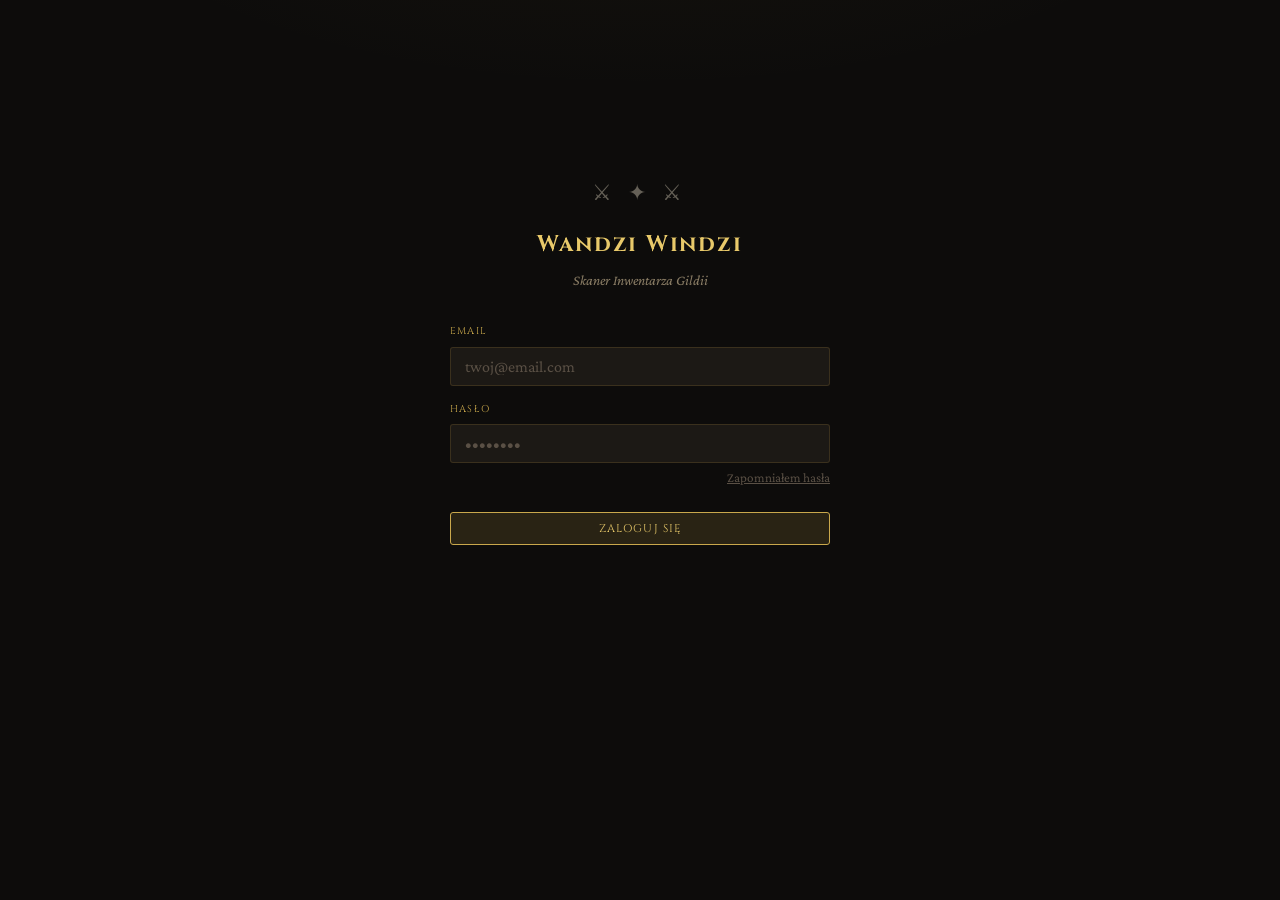
<file: index (1).html>
<!DOCTYPE html>
<html lang="pl">
<head>
<meta charset="UTF-8">
<meta name="viewport" content="width=device-width, initial-scale=1.0">
<title>Wandzi Windzi — Skaner Inwentarza</title>
<link href="https://fonts.googleapis.com/css2?family=Cinzel:wght@400;600&family=Crimson+Pro:ital,wght@0,300;0,400;1,300&display=swap" rel="stylesheet">
<style>
:root{--bg:#0d0c0b;--bg2:#141210;--bg3:#1c1915;--border:rgba(180,140,60,0.2);--border-h:rgba(180,140,60,0.5);--gold:#c9a84c;--gold-l:#e8c96a;--gold-d:rgba(201,168,76,0.15);--text:#e8dfc8;--text-d:#8a7d65;--text-m:#5a5045;--ok:rgba(90,138,74,0.15);--ok-t:#7abf65;--ok-b:rgba(90,138,74,0.3);--err:rgba(138,50,50,0.15);--err-t:#c97070;--err-b:rgba(138,50,50,0.3);--warn:rgba(138,106,42,0.15);--warn-t:#c9944c;--warn-b:rgba(138,106,42,0.3);}
*{box-sizing:border-box;margin:0;padding:0;}
body{background:var(--bg);color:var(--text);font-family:'Crimson Pro',Georgia,serif;font-size:17px;line-height:1.6;min-height:100vh;background-image:radial-gradient(ellipse 80% 50% at 50% -20%,rgba(180,140,60,0.06) 0%,transparent 60%);}
.app{max-width:1200px;margin:0 auto;padding:1.5rem 1.5rem 4rem;}

/* Header */
header{display:flex;align-items:center;justify-content:space-between;padding-bottom:1.2rem;border-bottom:1px solid var(--border);margin-bottom:1.5rem;flex-wrap:wrap;gap:1rem;}
.header-title{text-align:center;flex:1;}
.header-title p{font-size:0.8rem;letter-spacing:0.15em;color:var(--text-d);margin-bottom:0.15rem;}
.header-title h1{font-family:'Cinzel',serif;font-size:1.7rem;font-weight:600;color:var(--gold-l);letter-spacing:0.08em;}
.header-user{display:flex;align-items:center;gap:10px;font-size:0.85rem;color:var(--text-d);}
.header-user strong{color:var(--gold);font-weight:400;}

/* Login */
#login-screen{display:flex;align-items:center;justify-content:center;min-height:80vh;}
.login-box{width:100%;max-width:380px;text-align:center;}
.login-box h2{font-family:'Cinzel',serif;font-size:1.4rem;color:var(--gold-l);margin-bottom:0.4rem;letter-spacing:0.08em;}
.login-box p{color:var(--text-d);font-size:0.9rem;margin-bottom:2rem;font-style:italic;}
.login-field{margin-bottom:1rem;text-align:left;}
.login-field label{display:block;font-family:'Cinzel',serif;font-size:0.62rem;letter-spacing:0.12em;color:var(--gold);text-transform:uppercase;margin-bottom:0.4rem;}
.login-field input{width:100%;background:var(--bg3);border:1px solid var(--border);border-radius:3px;color:var(--text);font-family:'Crimson Pro',serif;font-size:1rem;padding:10px 14px;outline:none;transition:border-color 0.15s;}
.login-field input:focus{border-color:var(--gold);}
.login-field input::placeholder{color:var(--text-m);}
.forgot-link{font-size:0.82rem;color:var(--text-m);cursor:pointer;text-decoration:underline;display:block;text-align:right;margin-top:4px;}
.forgot-link:hover{color:var(--gold);}

/* Nav */
nav{display:flex;gap:0;border-bottom:1px solid var(--border);margin-bottom:1.5rem;flex-wrap:wrap;}
.nav-tab{font-family:'Cinzel',serif;font-size:0.7rem;letter-spacing:0.1em;text-transform:uppercase;padding:9px 18px;cursor:pointer;border-bottom:2px solid transparent;color:var(--text-d);transition:all 0.15s;white-space:nowrap;}
.nav-tab.active{border-bottom-color:var(--gold);color:var(--gold-l);}
.nav-tab:hover:not(.active){color:var(--text);}
.nav-tab.admin-t{color:var(--warn-t);}
.nav-tab.admin-t.active{border-bottom-color:var(--warn-t);}
.tab-content{display:none;}
.tab-content.active{display:block;}

/* Shared */
.section-label{font-family:'Cinzel',serif;font-size:0.65rem;letter-spacing:0.15em;color:var(--gold);text-transform:uppercase;margin-bottom:0.6rem;display:flex;align-items:center;gap:10px;}
.section-label::after{content:'';flex:1;height:1px;background:var(--border);}
.panel{background:var(--bg2);border:1px solid var(--border);border-radius:4px;padding:1.1rem 1.4rem;margin-bottom:1.2rem;}
.field label{display:block;font-family:'Cinzel',serif;font-size:0.62rem;letter-spacing:0.12em;color:var(--gold);text-transform:uppercase;margin-bottom:0.4rem;}
.field input,.field select,.field textarea{width:100%;background:var(--bg3);border:1px solid var(--border);border-radius:3px;color:var(--text);font-family:'Crimson Pro',serif;font-size:0.95rem;padding:7px 11px;outline:none;transition:border-color 0.15s;}
.field input:focus,.field select:focus,.field textarea:focus{border-color:var(--gold);}
.field input::placeholder{color:var(--text-m);}
.field select option{background:var(--bg2);}
.hint{font-size:0.8rem;color:var(--text-m);margin-top:3px;font-style:italic;}
.row2{display:grid;grid-template-columns:1fr 1fr;gap:1rem;}
@media(max-width:500px){.row2{grid-template-columns:1fr;}}

button{font-family:'Cinzel',serif;font-size:0.7rem;letter-spacing:0.1em;text-transform:uppercase;padding:8px 18px;border-radius:3px;border:1px solid var(--border-h);background:transparent;color:var(--text);cursor:pointer;transition:all 0.15s;}
button:hover{background:var(--gold-d);border-color:var(--gold);color:var(--gold-l);}
button:disabled{opacity:0.3;cursor:not-allowed;pointer-events:none;}
button.primary{background:var(--gold-d);border-color:var(--gold);color:var(--gold-l);}
button.primary:hover{background:rgba(201,168,76,0.3);}
button.danger{border-color:var(--err-b);color:var(--err-t);}
button.danger:hover{background:var(--err);}
button.warn-btn{border-color:var(--warn-b);color:var(--warn-t);}
button.warn-btn:hover{background:var(--warn);}
button.sm{padding:4px 10px;font-size:0.62rem;}
.btn-row{display:flex;gap:8px;flex-wrap:wrap;margin-top:0.8rem;}

.status-bar{margin-top:0.7rem;font-size:0.88rem;color:var(--text-d);font-style:italic;min-height:1.3rem;display:flex;align-items:center;gap:8px;}
.spinner{width:13px;height:13px;border:2px solid var(--border);border-top-color:var(--gold);border-radius:50%;display:none;animation:spin 0.7s linear infinite;flex-shrink:0;}
@keyframes spin{to{transform:rotate(360deg);}}
.msg{border-radius:3px;padding:0.6rem 1rem;font-size:0.88rem;margin-top:0.7rem;display:none;}
.msg.ok{background:var(--ok);border:1px solid var(--ok-b);color:var(--ok-t);}
.msg.err{background:var(--err);border:1px solid var(--err-b);color:var(--err-t);}

/* Upload */
.upload-zone{border:1px dashed var(--border-h);border-radius:4px;padding:1.8rem 1rem;text-align:center;cursor:pointer;transition:all 0.2s;background:var(--bg3);}
.upload-zone:hover,.upload-zone.drag{border-color:var(--gold);background:var(--gold-d);}
.upload-zone p{color:var(--text-d);font-size:0.92rem;}
.previews{display:flex;flex-wrap:wrap;gap:8px;margin-top:0.8rem;}
.preview-item{position:relative;}
.preview-item img{height:80px;border-radius:3px;border:1px solid var(--border);display:block;}
.preview-item .rm{position:absolute;top:-5px;right:-5px;width:18px;height:18px;border-radius:50%;padding:0;font-size:10px;line-height:1;border:1px solid var(--border-h);background:var(--bg2);color:var(--text-d);cursor:pointer;font-family:sans-serif;}

/* Scan results */
.results-hdr{display:grid;grid-template-columns:1fr 70px 110px;gap:6px;padding:5px 10px;font-family:'Cinzel',serif;font-size:0.6rem;letter-spacing:0.08em;color:var(--text-m);text-transform:uppercase;border-bottom:1px solid var(--border);}
.result-row{display:grid;grid-template-columns:1fr 70px 110px;gap:6px;padding:6px 10px;border-bottom:1px solid rgba(180,140,60,0.07);font-size:0.9rem;align-items:center;}
.result-row:last-child{border-bottom:none;}
.qty{text-align:right;color:var(--gold-l);font-weight:300;}
.badge{font-family:'Cinzel',serif;font-size:0.58rem;letter-spacing:0.06em;padding:2px 7px;border-radius:2px;text-transform:uppercase;display:inline-block;}
.badge.ok{background:var(--ok);color:var(--ok-t);border:1px solid var(--ok-b);}
.sub-name{font-size:0.78rem;color:var(--text-d);}

/* Sheet */
.sheet-controls{display:flex;gap:10px;align-items:center;margin-bottom:1rem;flex-wrap:wrap;}
.search-wrap{flex:1;min-width:180px;position:relative;}
.search-wrap input{width:100%;background:var(--bg3);border:1px solid var(--border);border-radius:3px;color:var(--text);font-family:'Crimson Pro',serif;font-size:0.92rem;padding:7px 11px 7px 30px;outline:none;}
.search-wrap input:focus{border-color:var(--gold);}
.search-wrap::before{content:'⌕';position:absolute;left:9px;top:50%;transform:translateY(-50%);color:var(--text-m);font-size:15px;pointer-events:none;}
.cat-filter{display:flex;gap:6px;flex-wrap:wrap;margin-bottom:0.8rem;}
.cat-btn{font-family:'Cinzel',serif;font-size:0.58rem;letter-spacing:0.08em;text-transform:uppercase;padding:4px 10px;border-radius:2px;border:1px solid var(--border);background:transparent;color:var(--text-d);cursor:pointer;transition:all 0.12s;}
.cat-btn:hover{border-color:var(--gold);color:var(--gold);}
.cat-btn.active{background:var(--gold-d);border-color:var(--gold);color:var(--gold-l);}
.table-wrap{overflow-x:auto;border:1px solid var(--border);border-radius:4px;}
table{width:100%;border-collapse:collapse;font-size:0.88rem;}
thead th{font-family:'Cinzel',serif;font-size:0.6rem;letter-spacing:0.07em;text-transform:uppercase;color:var(--gold);padding:7px 10px;text-align:left;background:var(--bg2);border-bottom:1px solid var(--border);white-space:nowrap;cursor:pointer;user-select:none;}
thead th:hover{color:var(--gold-l);}
thead th.sorted{color:var(--gold-l);}
.sort-arr{margin-left:3px;opacity:0.5;font-size:0.65rem;}
thead th.sorted .sort-arr{opacity:1;}
tbody tr{border-bottom:1px solid rgba(180,140,60,0.07);}
tbody tr:last-child{border-bottom:none;}
tbody tr:hover{background:var(--bg3);}
tbody td{padding:5px 10px;color:var(--text);}
tbody td.num{text-align:right;color:var(--gold-l);font-weight:300;}
tbody td.cat-cell{font-size:0.75rem;color:var(--text-m);}
.empty-row td{text-align:center;color:var(--text-m);font-style:italic;padding:2rem;}

/* Characters */
.char-grid{display:grid;grid-template-columns:repeat(auto-fill,minmax(220px,1fr));gap:10px;margin-bottom:1rem;}
.char-card{background:var(--bg3);border:1px solid var(--border);border-radius:4px;padding:12px 14px;display:flex;align-items:center;justify-content:space-between;}
.char-info .char-name{font-size:1rem;font-weight:400;}
.char-info .char-owner{font-size:0.78rem;color:var(--text-m);font-style:italic;}
.add-row{display:flex;gap:8px;margin-top:0.5rem;}
.add-row input{flex:1;background:var(--bg3);border:1px solid var(--border);border-radius:3px;color:var(--text);font-family:'Crimson Pro',serif;font-size:0.95rem;padding:7px 11px;outline:none;}
.add-row input:focus{border-color:var(--gold);}

/* Admin */
.lock-screen{text-align:center;padding:3rem 1rem;}
.lock-screen h2{font-family:'Cinzel',serif;color:var(--warn-t);font-size:1.1rem;margin-bottom:1.2rem;letter-spacing:0.1em;}
.lock-screen input{background:var(--bg3);border:1px solid var(--warn-b);border-radius:3px;color:var(--text);font-family:'Crimson Pro',serif;font-size:1rem;padding:9px 14px;outline:none;width:240px;text-align:center;}
.lock-screen input:focus{border-color:var(--warn-t);}
.admin-label{font-family:'Cinzel',serif;font-size:0.65rem;letter-spacing:0.15em;color:var(--warn-t);text-transform:uppercase;margin-bottom:0.6rem;display:flex;align-items:center;gap:10px;}
.admin-label::after{content:'';flex:1;height:1px;background:var(--warn-b);}
.admin-tabs{display:flex;gap:0;border-bottom:1px solid var(--warn-b);margin-bottom:1.2rem;}
.admin-tab{font-family:'Cinzel',serif;font-size:0.65rem;letter-spacing:0.1em;text-transform:uppercase;padding:7px 14px;cursor:pointer;border-bottom:2px solid transparent;color:var(--text-m);transition:all 0.15s;}
.admin-tab.active{border-bottom-color:var(--warn-t);color:var(--warn-t);}
.admin-content{display:none;}
.admin-content.active{display:block;}
.owner-row,.item-row{display:flex;align-items:center;justify-content:space-between;padding:8px 12px;background:var(--bg3);border:1px solid var(--border);border-radius:3px;margin-bottom:6px;gap:8px;flex-wrap:wrap;}
.owner-info,.item-info{flex:1;}
.owner-name{font-size:0.95rem;}
.owner-meta,.item-cat{font-size:0.78rem;color:var(--text-m);font-style:italic;}
.owner-actions,.item-actions{display:flex;gap:6px;flex-wrap:wrap;}
.inline-edit{width:65px;background:var(--bg3);border:1px solid var(--gold);border-radius:2px;color:var(--text);font-size:0.85rem;padding:2px 5px;text-align:right;outline:none;font-family:'Crimson Pro',serif;}
td.editable{cursor:pointer;position:relative;}
td.editable:hover{background:rgba(180,140,60,0.08);}
td.editable:hover::after{content:'✎';position:absolute;right:4px;top:50%;transform:translateY(-50%);font-size:0.65rem;color:var(--text-m);}

footer{margin-top:3rem;text-align:center;font-size:0.78rem;color:var(--text-m);font-style:italic;border-top:1px solid var(--border);padding-top:1.2rem;}
</style>
</head>
<body>

<!-- LOGIN -->
<div id="login-screen">
  <div class="login-box">
    <div style="font-size:1.4rem;letter-spacing:6px;opacity:0.4;margin-bottom:1rem;">⚔ ✦ ⚔</div>
    <h2>Wandzi Windzi</h2>
    <p>Skaner Inwentarza Gildii</p>
    <div id="login-form">
      <div class="login-field">
        <label>Email</label>
        <input type="email" id="login-email" placeholder="twoj@email.com" onkeydown="if(event.key==='Enter')doLogin()">
      </div>
      <div class="login-field">
        <label>Hasło</label>
        <input type="password" id="login-pwd" placeholder="••••••••" onkeydown="if(event.key==='Enter')doLogin()">
        <span class="forgot-link" onclick="showForgot()">Zapomniałem hasła</span>
      </div>
      <button class="primary" style="width:100%;margin-top:0.5rem;" onclick="doLogin()">Zaloguj się</button>
      <div class="msg err" id="login-err"></div>
    </div>
    <div id="forgot-form" style="display:none;">
      <div class="login-field">
        <label>Twój email</label>
        <input type="email" id="forgot-email" placeholder="twoj@email.com" onkeydown="if(event.key==='Enter')doForgot()">
      </div>
      <button class="primary" style="width:100%;margin-top:0.5rem;" onclick="doForgot()">Wyślij link resetujący</button>
      <div class="msg ok" id="forgot-ok"></div>
      <div class="msg err" id="forgot-err"></div>
      <span class="forgot-link" style="margin-top:0.8rem;display:block;" onclick="showLogin()">← Wróć do logowania</span>
    </div>
    <div id="reset-form" style="display:none;">
      <div class="login-field">
        <label>Nowe hasło</label>
        <input type="password" id="reset-pwd" placeholder="min. 6 znaków" onkeydown="if(event.key==='Enter')doReset()">
      </div>
      <button class="primary" style="width:100%;margin-top:0.5rem;" onclick="doReset()">Ustaw nowe hasło</button>
      <div class="msg ok" id="reset-ok"></div>
      <div class="msg err" id="reset-err"></div>
    </div>
  </div>
</div>

<!-- APP -->
<div id="app-screen" style="display:none;">
<div class="app">
  <header>
    <div style="width:180px;"></div>
    <div class="header-title">
      <p>Wandzi Windzi</p>
      <h1>Skaner Inwentarza</h1>
    </div>
    <div class="header-user">
      <span>Zalogowano jako <strong id="user-display"></strong></span>
      <button class="sm" onclick="doLogout()">Wyloguj</button>
    </div>
  </header>

  <nav id="main-nav">
    <div class="nav-tab active" onclick="switchTab('scan')">⟳ Skanuj</div>
    <div class="nav-tab" onclick="switchTab('sheet')">⊞ Arkusz</div>
    <div class="nav-tab" onclick="switchTab('chars')">⚔ Postacie</div>
    <div class="nav-tab admin-t" id="admin-nav-tab" style="display:none;" onclick="switchTab('admin')">⚙ Admin</div>
  </nav>

  <!-- SCAN -->
  <div id="tab-scan" class="tab-content active">
    <div class="section-label">Postać</div>
    <div class="panel">
      <div class="field">
        <label>Wybierz postać</label>
        <select id="char-select"><option value="">— wybierz —</option></select>
      </div>
    </div>
    <div class="section-label">Zrzuty ekranu</div>
    <div class="panel">
      <div class="upload-zone" id="upload-zone" onclick="document.getElementById('file-input').click()">
        <input type="file" id="file-input" accept="image/*" multiple onchange="handleFiles(event)" style="display:none">
        <p><strong>Kliknij, przeciągnij lub wklej</strong> zrzuty ekranu (Ctrl+V)</p>
        <p style="font-size:0.82rem;margin-top:3px;">PNG, JPG, WebP · wiele plików naraz</p>
      </div>
      <div class="previews" id="previews"></div>
    </div>
    <div class="btn-row">
      <button class="primary" id="scan-btn" onclick="runScan()" disabled>⟳ Skanuj inwentarz</button>
      <button id="save-btn" onclick="saveResults()" disabled>✓ Zapisz do bazy</button>
      <button id="csv-btn" onclick="copyCSV()" disabled>⎘ Kopiuj CSV</button>
    </div>
    <div class="status-bar"><div class="spinner" id="scan-spinner"></div><span id="scan-status"></span></div>
    <div class="msg ok" id="scan-ok"></div>
    <div class="msg err" id="scan-err"></div>
    <div id="scan-results" style="display:none;margin-top:1.2rem;">
      <div class="section-label">Dopasowane</div>
      <div class="panel" style="padding:0;">
        <div class="results-hdr"><span>Przedmiot</span><span style="text-align:right;">Ilość</span><span>Kategoria</span></div>
        <div id="results-body"></div>
      </div>
      <div id="unknown-wrap" style="display:none;margin-top:0.8rem;">
        <div class="section-label">Nierozpoznane — pominięto</div>
        <div class="panel" style="padding:0.7rem 1.2rem;">
          <p class="hint" style="margin-bottom:0.6rem;">Nie znaleziono w bazie surowców. Admin może dodać aliasy.</p>
          <div id="unknown-body"></div>
        </div>
      </div>
    </div>
  </div>

  <!-- SHEET -->
  <div id="tab-sheet" class="tab-content">
    <div class="sheet-controls">
      <div class="search-wrap"><input type="text" id="search-input" placeholder="Szukaj przedmiotu..." oninput="renderSheet()"></div>
      <button onclick="loadSheet()">↺ Odśwież</button>
      <button onclick="exportCSV()">↓ CSV</button>
    </div>
    <div class="cat-filter" id="cat-filter"></div>
    <div class="status-bar"><div class="spinner" id="sheet-spinner"></div><span id="sheet-status"></span></div>
    <div class="table-wrap">
      <table><thead id="sheet-head"></thead><tbody id="sheet-body"></tbody></table>
    </div>
  </div>

  <!-- CHARS -->
  <div id="tab-chars" class="tab-content">
    <div class="section-label">Moje postacie</div>
    <div class="panel">
      <div class="char-grid" id="char-grid"></div>
      <div class="add-row">
        <input type="text" id="new-char-input" placeholder="Nazwa nowej postaci..." onkeydown="if(event.key==='Enter')addCharacter()">
        <button class="primary" onclick="addCharacter()">+ Dodaj</button>
      </div>
      <div class="msg ok" id="char-ok"></div>
      <div class="msg err" id="char-err"></div>
    </div>
  </div>

  <!-- ADMIN -->
  <div id="tab-admin" class="tab-content">
    <div style="display:flex;align-items:center;justify-content:space-between;margin-bottom:1.2rem;flex-wrap:wrap;gap:8px;">
      <div class="admin-label" style="margin:0;flex:1;">Panel Administratora</div>
      <button class="sm" onclick="loadAdminData()">↺ Odśwież</button>
    </div>
    <div class="msg ok" id="admin-ok"></div>
    <div class="msg err" id="admin-err"></div>
    <div class="admin-tabs">
      <div class="admin-tab active" onclick="switchAdminTab('owners')">Użytkownicy</div>
      <div class="admin-tab" onclick="switchAdminTab('items')">Surowce</div>
      <div class="admin-tab" onclick="switchAdminTab('inventory')">Inwentarz</div>
    </div>

    <!-- Owners -->
    <div id="atab-owners" class="admin-content active">
      <div id="owners-list"></div>
      <div class="admin-label" style="margin-top:1.2rem;">Dodaj użytkownika</div>
      <div class="panel">
        <div class="row2">
          <div class="field"><label>Nazwa użytkownika</label><input type="text" id="new-owner-username" placeholder="np. Wandzia"></div>
          <div class="field"><label>Email</label><input type="email" id="new-owner-email" placeholder="email@..."></div>
        </div>
        <div class="row2" style="margin-top:0.8rem;">
          <div class="field"><label>Hasło</label><input type="password" id="new-owner-pwd" placeholder="min. 6 znaków"></div>
          <div class="field"><label>Rola</label>
            <select id="new-owner-role"><option value="owner">Owner</option><option value="admin">Admin</option></select>
          </div>
        </div>
        <div class="btn-row"><button class="primary warn-btn" onclick="createOwner()">+ Utwórz konto</button></div>
      </div>
    </div>

    <!-- Items -->
    <div id="atab-items" class="admin-content">
      <div class="sheet-controls" style="margin-bottom:0.8rem;">
        <div class="search-wrap"><input type="text" id="item-search" placeholder="Szukaj surowca..." oninput="renderItemsAdmin()"></div>
        <select id="item-cat-filter" onchange="renderItemsAdmin()" style="background:var(--bg3);border:1px solid var(--border);border-radius:3px;color:var(--text);font-family:'Crimson Pro',serif;font-size:0.92rem;padding:7px 11px;outline:none;">
          <option value="">Wszystkie kategorie</option>
        </select>
      </div>
      <div id="items-list" style="max-height:400px;overflow-y:auto;border:1px solid var(--border);border-radius:4px;"></div>
      <div class="admin-label" style="margin-top:1.2rem;">Dodaj surowiec</div>
      <div class="panel">
        <div class="row2">
          <div class="field"><label>Nazwa</label><input type="text" id="new-item-name" placeholder="np. Bryłka platyny"></div>
          <div class="field"><label>Kategoria</label><input type="text" id="new-item-cat" placeholder="np. KOPALINY"></div>
        </div>
        <div class="field" style="margin-top:0.8rem;"><label>Aliasy (oddzielone przecinkami)</label><input type="text" id="new-item-aliases" placeholder="np. Brylka platyny, Bryłka plat..."></div>
        <div class="btn-row"><button class="primary warn-btn" onclick="createItem()">+ Dodaj surowiec</button></div>
      </div>
    </div>

    <!-- Inventory -->
    <div id="atab-inventory" class="admin-content">
      <div class="field" style="margin-bottom:1rem;max-width:300px;">
        <label>Wybierz postać</label>
        <select id="admin-char-select" onchange="loadAdminInventory()"><option value="">— wybierz —</option></select>
      </div>
      <div id="admin-inv-wrap"></div>
    </div>
  </div>

</div>
<footer>Dane przechowywane na wspólnym serwerze gildii · Wandzi Windzi</footer>
</div>

<script>
const PROXY = 'https://web-production-04caa.up.railway.app';

// ── State ─────────────────────────────────────────────
let token = localStorage.getItem('ww_token') || '';
let currentUser = null;
let images = [];
let scanMatched = [], scanUnmatched = [];
let sheetData = null;
let sortCol = 0, sortAsc = true;
let activeCategory = '';
let allItemsAdmin = [];

// ── API helper ────────────────────────────────────────
async function api(path, opts={}) {
  const headers = {'Content-Type':'application/json', ...(token ? {'Authorization':'Bearer '+token} : {})};
  const res = await fetch(PROXY + path, {headers, ...opts,
    body: opts.body ? (typeof opts.body === 'string' ? opts.body : JSON.stringify(opts.body)) : undefined});
  if (res.status === 401) { doLogout(); throw new Error('Sesja wygasła'); }
  return res.json();
}

// ── Init ──────────────────────────────────────────────
async function init() {
  const urlParams = new URLSearchParams(window.location.search);
  const resetToken = urlParams.get('reset');
  if (resetToken) { showResetForm(resetToken); return; }
  if (token) {
    try {
      const data = await api('/auth/me');
      if (data.id) { currentUser = data; showApp(); return; }
    } catch(e) {}
  }
  showLogin();
}

// ── Login/Auth ────────────────────────────────────────
function showLogin() {
  document.getElementById('login-screen').style.display = 'flex';
  document.getElementById('app-screen').style.display = 'none';
  document.getElementById('login-form').style.display = 'block';
  document.getElementById('forgot-form').style.display = 'none';
  document.getElementById('reset-form').style.display = 'none';
}
function showForgot() {
  document.getElementById('login-form').style.display = 'none';
  document.getElementById('forgot-form').style.display = 'block';
}
function showLogin2() { showLogin(); }
function showLogin_back() {
  document.getElementById('forgot-form').style.display = 'none';
  document.getElementById('login-form').style.display = 'block';
}
function showResetForm(t) {
  document.getElementById('login-screen').style.display = 'flex';
  document.getElementById('login-form').style.display = 'none';
  document.getElementById('forgot-form').style.display = 'none';
  document.getElementById('reset-form').style.display = 'block';
  document.getElementById('reset-form').dataset.token = t;
}

async function doLogin() {
  const email = document.getElementById('login-email').value.trim();
  const pwd = document.getElementById('login-pwd').value;
  const errEl = document.getElementById('login-err');
  errEl.style.display = 'none';
  try {
    const data = await api('/auth/login', {method:'POST', body:{email, password:pwd}});
    if (data.error) throw new Error(data.error);
    token = data.token;
    localStorage.setItem('ww_token', token);
    currentUser = {id: data.id, username: data.username, role: data.role};
    showApp();
  } catch(e) { errEl.textContent = e.message; errEl.style.display = 'block'; }
}

async function doForgot() {
  const email = document.getElementById('forgot-email').value.trim();
  const ok = document.getElementById('forgot-ok');
  const err = document.getElementById('forgot-err');
  ok.style.display = 'none'; err.style.display = 'none';
  try {
    await api('/auth/forgot-password', {method:'POST', body:{email}});
    ok.textContent = 'Link wysłany! Sprawdź swoją skrzynkę email.';
    ok.style.display = 'block';
  } catch(e) { err.textContent = e.message; err.style.display = 'block'; }
}

async function doReset() {
  const pwd = document.getElementById('reset-pwd').value;
  const t = document.getElementById('reset-form').dataset.token;
  const ok = document.getElementById('reset-ok');
  const err = document.getElementById('reset-err');
  ok.style.display = 'none'; err.style.display = 'none';
  try {
    const data = await api('/auth/reset-password', {method:'POST', body:{token:t, password:pwd}});
    if (data.error) throw new Error(data.error);
    ok.textContent = 'Hasło zmienione! Możesz się teraz zalogować.';
    ok.style.display = 'block';
    setTimeout(() => { window.history.replaceState({}, '', window.location.pathname); showLogin(); }, 2000);
  } catch(e) { err.textContent = e.message; err.style.display = 'block'; }
}

function doLogout() {
  token = ''; localStorage.removeItem('ww_token'); currentUser = null;
  showLogin();
}

function showApp() {
  document.getElementById('login-screen').style.display = 'none';
  document.getElementById('app-screen').style.display = 'block';
  document.getElementById('user-display').textContent = currentUser.username +
    (currentUser.role === 'admin' ? ' (admin)' : '');
  if (currentUser.role === 'admin') document.getElementById('admin-nav-tab').style.display = 'block';
  loadCharacters();
  loadSheet();
}

// ── Tabs ──────────────────────────────────────────────
function switchTab(name) {
  ['scan','sheet','chars','admin'].forEach(t => {
    document.getElementById('tab-'+t).classList.toggle('active', t===name);
  });
  document.querySelectorAll('.nav-tab').forEach((el,i) => {
    el.classList.toggle('active', ['scan','sheet','chars','admin'][i]===name);
  });
  if (name==='sheet') loadSheet();
  if (name==='chars') loadCharacters();
  if (name==='admin') loadAdminData();
}

function switchAdminTab(name) {
  ['owners','items','inventory'].forEach(t => {
    document.getElementById('atab-'+t).classList.toggle('active', t===name);
    document.querySelectorAll('.admin-tab').forEach((el,i) => {
      el.classList.toggle('active', ['owners','items','inventory'][i]===name);
    });
  });
}

// ── Messages ──────────────────────────────────────────
function setScanStatus(msg,loading){
  document.getElementById('scan-status').textContent=msg;
  document.getElementById('scan-spinner').style.display=loading?'block':'none';
  document.getElementById('scan-ok').style.display='none';
  document.getElementById('scan-err').style.display='none';
}
function scanOk(msg){const e=document.getElementById('scan-ok');e.textContent=msg;e.style.display='block';document.getElementById('scan-status').textContent='';document.getElementById('scan-spinner').style.display='none';}
function scanErr(msg){const e=document.getElementById('scan-err');e.textContent=msg;e.style.display='block';document.getElementById('scan-status').textContent='';document.getElementById('scan-spinner').style.display='none';}
function adminOk(msg){const e=document.getElementById('admin-ok');e.textContent=msg;e.style.display='block';setTimeout(()=>e.style.display='none',3000);}
function adminErr(msg){const e=document.getElementById('admin-err');e.textContent=msg;e.style.display='block';}

// ── Images ────────────────────────────────────────────
function handleFiles(e){Array.from(e.target.files).forEach(addImage);}
function addImage(file){
  const mime=file.type||'image/png', reader=new FileReader();
  reader.onload=ev=>{
    const id=Date.now()+Math.random();
    images.push({id,data:ev.target.result.split(',')[1],mime_type:mime,dataUrl:ev.target.result});
    renderPreviews();
    document.getElementById('scan-btn').disabled=false;
    setScanStatus(images.length+' zrzut(ów) wczytanych.');
  };
  reader.readAsDataURL(file);
}
function removeImage(id){
  images=images.filter(i=>i.id!==id); renderPreviews();
  if(!images.length){document.getElementById('scan-btn').disabled=true;setScanStatus('');}
  else setScanStatus(images.length+' zrzut(ów) wczytanych.');
}
function renderPreviews(){
  const el=document.getElementById('previews'); el.innerHTML='';
  images.forEach(img=>{
    const w=document.createElement('div'); w.className='preview-item';
    w.innerHTML=`<img src="${img.dataUrl}"><button class="rm" onclick="removeImage(${img.id})">✕</button>`;
    el.appendChild(w);
  });
}
document.addEventListener('paste',e=>{
  if(document.getElementById('app-screen').style.display==='none') return;
  Array.from(e.clipboardData.items).filter(i=>i.type.startsWith('image/')).forEach(i=>addImage(i.getAsFile()));
});
const zone=document.getElementById('upload-zone');
zone.addEventListener('dragover',e=>{e.preventDefault();zone.classList.add('drag');});
zone.addEventListener('dragleave',()=>zone.classList.remove('drag'));
zone.addEventListener('drop',e=>{e.preventDefault();zone.classList.remove('drag');Array.from(e.dataTransfer.files).filter(f=>f.type.startsWith('image/')).forEach(addImage);});

// ── Scan ──────────────────────────────────────────────
async function runScan(){
  if(!images.length) return;
  const charId = document.getElementById('char-select').value;
  if(!charId){scanErr('Wybierz postać przed skanowaniem.');return;}
  document.getElementById('scan-btn').disabled=true;
  setScanStatus('Skanowanie '+images.length+' zrzut(ów)...',true);
  scanMatched=[]; scanUnmatched=[];
  try{
    const data=await api('/scan',{method:'POST',body:{
      images:images.map(i=>({data:i.data,mime_type:i.mime_type})),
      character_id:parseInt(charId)
    }});
    if(data.error) throw new Error(data.error);
    scanMatched=data.matched||[];
    scanUnmatched=data.unmatched||[];
    renderScanResults();
    document.getElementById('save-btn').disabled=false;
    document.getElementById('csv-btn').disabled=false;
  }catch(e){scanErr('Błąd: '+e.message);}
  finally{document.getElementById('scan-btn').disabled=false;}
}

function renderScanResults(){
  const body=document.getElementById('results-body');
  const unknownBody=document.getElementById('unknown-body');
  body.innerHTML=''; unknownBody.innerHTML='';
  scanMatched.forEach(item=>{
    const row=document.createElement('div'); row.className='result-row';
    row.innerHTML=`<div><div>${item.name}</div>${item.raw_name!==item.name?`<div class="sub-name">→ z: ${item.raw_name}</div>`:''}</div><div class="qty">${item.quantity}</div><div class="cat-cell">${item.category}</div>`;
    body.appendChild(row);
  });
  document.getElementById('scan-results').style.display='block';
  const matched=scanMatched.length, unmatched=scanUnmatched.length;
  if(unmatched){
    scanUnmatched.forEach(item=>{
      const row=document.createElement('div');
      row.style.cssText='display:flex;justify-content:space-between;padding:5px 0;border-bottom:1px solid rgba(180,140,60,0.07);font-size:0.9rem;';
      row.innerHTML=`<span>${item.raw_name}</span><span style="color:var(--gold-l);margin-left:1rem;">${item.quantity}</span>`;
      unknownBody.appendChild(row);
    });
    document.getElementById('unknown-wrap').style.display='block';
  } else document.getElementById('unknown-wrap').style.display='none';
  setScanStatus(matched+' dopasowanych · '+unmatched+' pominięto.');
}

async function saveResults(){
  const charId=document.getElementById('char-select').value;
  if(!charId||!scanMatched.length){scanErr('Brak danych do zapisania.');return;}
  document.getElementById('save-btn').disabled=true;
  setScanStatus('Zapisywanie...',true);
  try{
    const data=await api('/scan',{method:'POST',body:{
      images:images.map(i=>({data:i.data,mime_type:i.mime_type})),
      character_id:parseInt(charId), save:true
    }});
    if(data.error) throw new Error(data.error);
    scanOk('Zapisano '+scanMatched.length+' przedmiotów.');
  }catch(e){scanErr('Błąd: '+e.message);}
  finally{document.getElementById('save-btn').disabled=false;}
}

function copyCSV(){
  let csv='Przedmiot,Kategoria,Ilość\n';
  scanMatched.forEach(i=>{csv+=`"${i.name}","${i.category}",${i.quantity}\n`;});
  navigator.clipboard.writeText(csv).then(()=>scanOk('CSV skopiowano.'));
}

// ── Characters ────────────────────────────────────────
async function loadCharacters(){
  try{
    const chars=await api('/characters');
    renderCharGrid(chars);
    const sel=document.getElementById('char-select');
    const adminSel=document.getElementById('admin-char-select');
    const prev=sel.value;
    sel.innerHTML='<option value="">— wybierz —</option>';
    adminSel.innerHTML='<option value="">— wybierz —</option>';
    chars.forEach(c=>{
      [sel,adminSel].forEach(s=>{
        const o=document.createElement('option');
        o.value=c.id; o.textContent=c.name+(currentUser.role==='admin'?' ('+c.owner_username+')':'');
        if(String(c.id)===prev) o.selected=true;
        s.appendChild(o);
      });
    });
  }catch(e){console.error(e);}
}

function renderCharGrid(chars){
  const el=document.getElementById('char-grid'); el.innerHTML='';
  if(!chars.length){el.innerHTML='<p style="color:var(--text-m);font-style:italic;padding:0.5rem;">Brak postaci. Dodaj pierwszą poniżej.</p>';return;}
  chars.forEach(c=>{
    const card=document.createElement('div'); card.className='char-card';
    card.innerHTML=`<div class="char-info"><div class="char-name">${c.name}</div><div class="char-owner">${c.owner_username}</div></div>
      <button class="danger sm" onclick="deleteCharacter(${c.id},'${c.name.replace(/'/g,"\\'")}')">Usuń</button>`;
    el.appendChild(card);
  });
}

async function addCharacter(){
  const input=document.getElementById('new-char-input'), name=input.value.trim();
  if(!name) return;
  const ok=document.getElementById('char-ok'), err=document.getElementById('char-err');
  ok.style.display='none'; err.style.display='none';
  try{
    const data=await api('/characters',{method:'POST',body:{name}});
    if(data.error) throw new Error(data.error);
    input.value=''; ok.textContent='Dodano „'+name+'".'; ok.style.display='block';
    loadCharacters();
  }catch(e){err.textContent='Błąd: '+e.message; err.style.display='block';}
}

async function deleteCharacter(id,name){
  if(!confirm('Usunąć „'+name+'"?')) return;
  await api('/characters/'+id,{method:'DELETE'});
  loadCharacters();
}

// ── Sheet ─────────────────────────────────────────────
async function loadSheet(){
  document.getElementById('sheet-spinner').style.display='block';
  document.getElementById('sheet-status').textContent='Ładowanie...';
  try{
    const cat = activeCategory ? '?category='+encodeURIComponent(activeCategory) : '';
    sheetData=await api('/inventory'+cat);
    renderCatFilter(sheetData.categories||[]);
    renderSheet();
    document.getElementById('sheet-status').textContent='';
  }catch(e){document.getElementById('sheet-status').textContent='Błąd: '+e.message;}
  finally{document.getElementById('sheet-spinner').style.display='none';}
}

function renderCatFilter(cats){
  const el=document.getElementById('cat-filter'); el.innerHTML='';
  const allBtn=document.createElement('button');
  allBtn.className='cat-btn'+(activeCategory===''?' active':'');
  allBtn.textContent='Wszystkie';
  allBtn.onclick=()=>{activeCategory='';loadSheet();};
  el.appendChild(allBtn);
  cats.forEach(cat=>{
    const btn=document.createElement('button');
    btn.className='cat-btn'+(activeCategory===cat?' active':'');
    btn.textContent=cat;
    btn.onclick=()=>{activeCategory=cat;loadSheet();};
    el.appendChild(btn);
  });
}

function renderSheet(){
  if(!sheetData) return;
  const {characters,items}=sheetData;
  const query=document.getElementById('search-input').value.toLowerCase();
  const filtered=query?items.filter(i=>i.name.toLowerCase().includes(query)):items;
  const sorted=[...filtered].sort((a,b)=>{
    if(sortCol===0) return sortAsc?a.name.localeCompare(b.name,'pl'):b.name.localeCompare(a.name,'pl');
    if(sortCol===1) return sortAsc?a.category.localeCompare(b.category,'pl'):b.category.localeCompare(a.category,'pl');
    const char=characters[sortCol-2];
    const av=a.quantities[String(char.id)]||0, bv=b.quantities[String(char.id)]||0;
    return sortAsc?av-bv:bv-av;
  });

  const head=document.getElementById('sheet-head'); head.innerHTML='';
  const hr=document.createElement('tr');
  ['Przedmiot','Kategoria',...characters.map(c=>c.name)].forEach((col,i)=>{
    const th=document.createElement('th');
    th.innerHTML=col+' <span class="sort-arr">'+(sortCol===i?(sortAsc?'↑':'↓'):'↕')+'</span>';
    if(sortCol===i) th.classList.add('sorted');
    th.onclick=()=>{if(sortCol===i)sortAsc=!sortAsc;else{sortCol=i;sortAsc=true;}renderSheet();};
    hr.appendChild(th);
  });
  head.appendChild(hr);

  const body=document.getElementById('sheet-body'); body.innerHTML='';
  if(!sorted.length){body.innerHTML='<tr class="empty-row"><td colspan="99">Brak wyników</td></tr>';return;}
  sorted.forEach(item=>{
    const tr=document.createElement('tr');
    let html=`<td>${item.name}</td><td class="cat-cell">${item.category}</td>`;
    characters.forEach(c=>{
      const q=item.quantities[String(c.id)];
      html+=`<td class="num">${q||''}</td>`;
    });
    tr.innerHTML=html; body.appendChild(tr);
  });
}

function exportCSV(){
  const cat=activeCategory?'?category='+encodeURIComponent(activeCategory):'';
  window.open(PROXY+'/export'+cat+'&token='+token,'_blank');
}

// ── Admin ─────────────────────────────────────────────
async function loadAdminData(){
  if(currentUser?.role!=='admin') return;
  loadOwners(); loadItemsAdmin(); loadCharacters();
}

async function loadOwners(){
  try{
    const owners=await api('/admin/owners');
    renderOwners(owners);
  }catch(e){adminErr('Błąd ładowania użytkowników: '+e.message);}
}

function renderOwners(owners){
  const el=document.getElementById('owners-list'); el.innerHTML='';
  owners.forEach(o=>{
    const row=document.createElement('div'); row.className='owner-row';
    row.innerHTML=`
      <div class="owner-info">
        <div class="owner-name">${o.username} <span style="font-size:0.75rem;color:var(--warn-t);margin-left:6px;">${o.role}</span></div>
        <div class="owner-meta">${o.email} · ${o.character_count} postaci</div>
      </div>
      <div class="owner-actions">
        <button class="sm warn-btn" onclick="resetOwnerPwd(${o.id},'${o.username.replace(/'/g,"\\'")}')">Reset hasła</button>
        <button class="danger sm" onclick="deleteOwner(${o.id},'${o.username.replace(/'/g,"\\'")}')">Usuń</button>
      </div>`;
    el.appendChild(row);
  });
}

async function createOwner(){
  const username=document.getElementById('new-owner-username').value.trim();
  const email=document.getElementById('new-owner-email').value.trim();
  const password=document.getElementById('new-owner-pwd').value;
  const role=document.getElementById('new-owner-role').value;
  if(!username||!email||!password){adminErr('Wypełnij wszystkie pola.');return;}
  try{
    const data=await api('/admin/owners',{method:'POST',body:{username,email,password,role}});
    if(data.error) throw new Error(data.error);
    adminOk('Konto „'+username+'" utworzone.');
    document.getElementById('new-owner-username').value='';
    document.getElementById('new-owner-email').value='';
    document.getElementById('new-owner-pwd').value='';
    loadOwners();
  }catch(e){adminErr('Błąd: '+e.message);}
}

async function resetOwnerPwd(id,name){
  const pwd=prompt('Nowe hasło dla „'+name+'" (min. 6 znaków):');
  if(!pwd||pwd.length<6){alert('Hasło za krótkie.');return;}
  try{
    const data=await api('/admin/owners/'+id+'/reset-password',{method:'PUT',body:{password:pwd}});
    if(data.error) throw new Error(data.error);
    adminOk('Hasło zmienione dla „'+name+'".');
  }catch(e){adminErr('Błąd: '+e.message);}
}

async function deleteOwner(id,name){
  if(!confirm('Usunąć użytkownika „'+name+'" i wszystkie jego dane?')) return;
  await api('/admin/owners/'+id,{method:'DELETE'});
  adminOk('Usunięto „'+name+'".');
  loadOwners();
}

// Items admin
async function loadItemsAdmin(){
  try{
    allItemsAdmin=await api('/items');
    const cats=[...new Set(allItemsAdmin.map(i=>i.category))].sort();
    const sel=document.getElementById('item-cat-filter');
    sel.innerHTML='<option value="">Wszystkie kategorie</option>';
    cats.forEach(c=>{const o=document.createElement('option');o.value=c;o.textContent=c;sel.appendChild(o);});
    renderItemsAdmin();
  }catch(e){adminErr('Błąd ładowania surowców: '+e.message);}
}

function renderItemsAdmin(){
  const query=document.getElementById('item-search').value.toLowerCase();
  const cat=document.getElementById('item-cat-filter').value;
  let items=allItemsAdmin;
  if(query) items=items.filter(i=>i.name.toLowerCase().includes(query)||(i.aliases||[]).some(a=>a.toLowerCase().includes(query)));
  if(cat) items=items.filter(i=>i.category===cat);
  const el=document.getElementById('items-list'); el.innerHTML='';
  if(!items.length){el.innerHTML='<p style="padding:1rem;color:var(--text-m);font-style:italic;">Brak wyników.</p>';return;}
  items.forEach(item=>{
    const row=document.createElement('div'); row.className='item-row';
    const aliasStr=(item.aliases||[]).join(', ')||'brak';
    row.innerHTML=`
      <div class="item-info">
        <div>${item.name}</div>
        <div class="item-cat">${item.category} · aliasy: ${aliasStr}</div>
      </div>
      <div class="item-actions">
        <button class="sm warn-btn" onclick="editItemAliases(${item.id},'${item.name.replace(/'/g,"\\'")}','${(item.aliases||[]).join(',').replace(/'/g,"\\'")}')">Aliasy</button>
        <button class="danger sm" onclick="deleteItem(${item.id},'${item.name.replace(/'/g,"\\'")}')">Usuń</button>
      </div>`;
    el.appendChild(row);
  });
}

async function editItemAliases(id,name,currentAliases){
  const input=prompt('Aliasy dla „'+name+'" (oddzielone przecinkami):', currentAliases);
  if(input===null) return;
  const aliases=input.split(',').map(a=>a.trim()).filter(Boolean);
  try{
    const data=await api('/items/'+id,{method:'PUT',body:{aliases}});
    if(data.error) throw new Error(data.error);
    adminOk('Zaktualizowano aliasy dla „'+name+'".');
    loadItemsAdmin();
  }catch(e){adminErr('Błąd: '+e.message);}
}

async function createItem(){
  const name=document.getElementById('new-item-name').value.trim();
  const category=document.getElementById('new-item-cat').value.trim().toUpperCase();
  const aliasStr=document.getElementById('new-item-aliases').value;
  const aliases=aliasStr.split(',').map(a=>a.trim()).filter(Boolean);
  if(!name||!category){adminErr('Podaj nazwę i kategorię.');return;}
  try{
    const data=await api('/items',{method:'POST',body:{name,category,aliases}});
    if(data.error) throw new Error(data.error);
    adminOk('Dodano surowiec „'+name+'".');
    document.getElementById('new-item-name').value='';
    document.getElementById('new-item-aliases').value='';
    loadItemsAdmin();
  }catch(e){adminErr('Błąd: '+e.message);}
}

async function deleteItem(id,name){
  if(!confirm('Usunąć surowiec „'+name+'"?')) return;
  await api('/items/'+id,{method:'DELETE'});
  adminOk('Usunięto „'+name+'".');
  loadItemsAdmin();
}

// Admin inventory
async function loadAdminInventory(){
  const cid=document.getElementById('admin-char-select').value;
  if(!cid){document.getElementById('admin-inv-wrap').innerHTML='';return;}
  try{
    const data=await api('/inventory');
    const chars=data.characters, items=data.items;
    const char=chars.find(c=>String(c.id)===String(cid));
    if(!char){return;}
    const charItems=items.filter(i=>i.quantities[String(cid)]>0);
    const wrap=document.getElementById('admin-inv-wrap');
    if(!charItems.length){wrap.innerHTML='<p style="color:var(--text-m);font-style:italic;padding:0.5rem;">Brak danych.</p>';return;}
    let html='<div style="border:1px solid var(--warn-b);border-radius:4px;overflow:hidden;"><table style="width:100%;"><thead><tr><th style="background:rgba(138,80,40,0.15);color:var(--warn-t);font-family:Cinzel,serif;font-size:0.6rem;letter-spacing:0.08em;text-transform:uppercase;padding:7px 10px;text-align:left;border-bottom:1px solid var(--warn-b);">Przedmiot</th><th style="background:rgba(138,80,40,0.15);color:var(--warn-t);font-family:Cinzel,serif;font-size:0.6rem;letter-spacing:0.08em;text-transform:uppercase;padding:7px 10px;text-align:right;border-bottom:1px solid var(--warn-b);">Ilość</th><th style="background:rgba(138,80,40,0.15);padding:7px 10px;border-bottom:1px solid var(--warn-b);width:60px;"></th></tr></thead><tbody>';
    charItems.sort((a,b)=>a.name.localeCompare(b.name,'pl')).forEach(item=>{
      const qty=item.quantities[String(cid)];
      html+=`<tr style="border-bottom:1px solid rgba(180,140,60,0.07);">
        <td style="padding:5px 10px;font-size:0.88rem;">${item.name}</td>
        <td class="num editable" onclick="editAdminCell(${cid},${item.id},${qty},this)" style="padding:5px 10px;text-align:right;color:var(--gold-l);font-weight:300;cursor:pointer;position:relative;">${qty}</td>
        <td style="padding:5px 10px;text-align:right;"><button class="danger sm" onclick="deleteAdminEntry(${cid},${item.id},this.closest('tr'))">✕</button></td>
      </tr>`;
    });
    html+='</tbody></table></div>';
    wrap.innerHTML=html;
  }catch(e){adminErr('Błąd: '+e.message);}
}

function editAdminCell(cid,itemId,origVal,td){
  if(td.querySelector('input')) return;
  td.innerHTML=`<input class="inline-edit" type="number" min="0" value="${origVal}" onblur="saveAdminCell(${cid},${itemId},this,${origVal})" onkeydown="if(event.key==='Enter')this.blur();if(event.key==='Escape'){this.value=${origVal};this.blur();}">`;
  td.querySelector('input').focus(); td.querySelector('input').select();
}

async function saveAdminCell(cid,itemId,input,origVal){
  const newVal=parseInt(input.value);
  const td=input.parentElement;
  if(isNaN(newVal)||newVal===origVal){td.textContent=origVal;return;}
  td.textContent='...';
  try{
    const data=await api('/admin/inventory/'+cid+'/'+itemId,{method:'PUT',body:{quantity:newVal}});
    if(data.error) throw new Error(data.error);
    td.textContent=newVal; adminOk('Zaktualizowano.');
  }catch(e){td.textContent=origVal; adminErr('Błąd: '+e.message);}
}

async function deleteAdminEntry(cid,itemId,tr){
  if(!confirm('Usunąć ten wpis?')) return;
  await api('/admin/inventory/'+cid+'/'+itemId,{method:'DELETE'});
  tr.remove(); adminOk('Usunięto.');
}

// ── Start ─────────────────────────────────────────────
init();
</script>
</body>
</html>
</file>
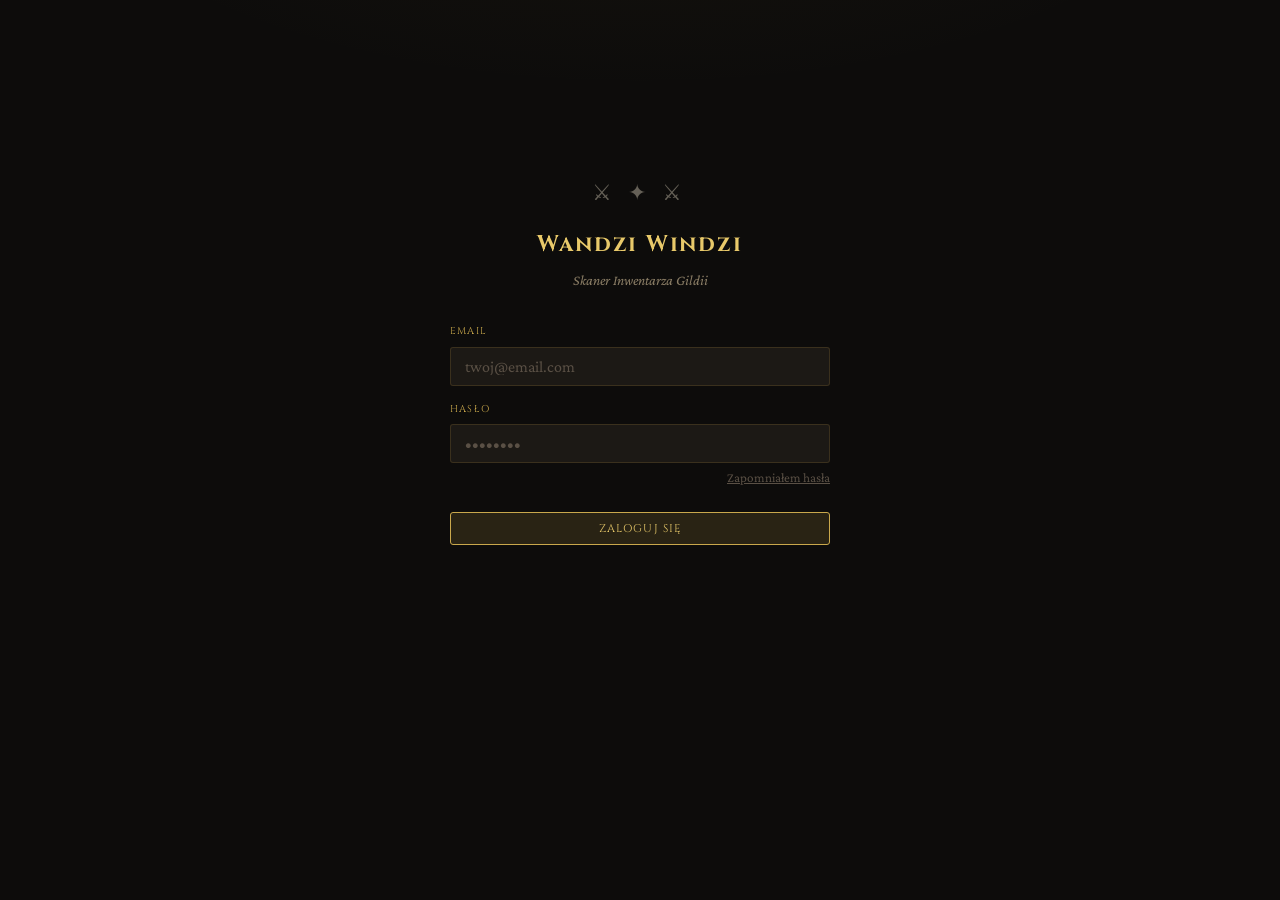
<file: index (2).html>
<!DOCTYPE html>
<html lang="pl">
<head>
<meta charset="UTF-8">
<meta name="viewport" content="width=device-width, initial-scale=1.0">
<title>Wandzi Windzi — Skaner Inwentarza</title>
<link href="https://fonts.googleapis.com/css2?family=Cinzel:wght@400;600&family=Crimson+Pro:ital,wght@0,300;0,400;1,300&display=swap" rel="stylesheet">
<style>
:root{--bg:#0d0c0b;--bg2:#141210;--bg3:#1c1915;--border:rgba(180,140,60,0.2);--border-h:rgba(180,140,60,0.5);--gold:#c9a84c;--gold-l:#e8c96a;--gold-d:rgba(201,168,76,0.15);--text:#e8dfc8;--text-d:#8a7d65;--text-m:#5a5045;--ok:rgba(90,138,74,0.15);--ok-t:#7abf65;--ok-b:rgba(90,138,74,0.3);--err:rgba(138,50,50,0.15);--err-t:#c97070;--err-b:rgba(138,50,50,0.3);--warn:rgba(138,106,42,0.15);--warn-t:#c9944c;--warn-b:rgba(138,106,42,0.3);}
*{box-sizing:border-box;margin:0;padding:0;}
body{background:var(--bg);color:var(--text);font-family:'Crimson Pro',Georgia,serif;font-size:17px;line-height:1.6;min-height:100vh;background-image:radial-gradient(ellipse 80% 50% at 50% -20%,rgba(180,140,60,0.06) 0%,transparent 60%);}
.app{max-width:1200px;margin:0 auto;padding:1.5rem 1.5rem 4rem;}

/* Header */
header{display:flex;align-items:center;justify-content:space-between;padding-bottom:1.2rem;border-bottom:1px solid var(--border);margin-bottom:1.5rem;flex-wrap:wrap;gap:1rem;}
.header-title{text-align:center;flex:1;}
.header-title p{font-size:0.8rem;letter-spacing:0.15em;color:var(--text-d);margin-bottom:0.15rem;}
.header-title h1{font-family:'Cinzel',serif;font-size:1.7rem;font-weight:600;color:var(--gold-l);letter-spacing:0.08em;}
.header-user{display:flex;align-items:center;gap:10px;font-size:0.85rem;color:var(--text-d);}
.header-user strong{color:var(--gold);font-weight:400;}

/* Login */
#login-screen{display:flex;align-items:center;justify-content:center;min-height:80vh;}
.login-box{width:100%;max-width:380px;text-align:center;}
.login-box h2{font-family:'Cinzel',serif;font-size:1.4rem;color:var(--gold-l);margin-bottom:0.4rem;letter-spacing:0.08em;}
.login-box p{color:var(--text-d);font-size:0.9rem;margin-bottom:2rem;font-style:italic;}
.login-field{margin-bottom:1rem;text-align:left;}
.login-field label{display:block;font-family:'Cinzel',serif;font-size:0.62rem;letter-spacing:0.12em;color:var(--gold);text-transform:uppercase;margin-bottom:0.4rem;}
.login-field input{width:100%;background:var(--bg3);border:1px solid var(--border);border-radius:3px;color:var(--text);font-family:'Crimson Pro',serif;font-size:1rem;padding:10px 14px;outline:none;transition:border-color 0.15s;}
.login-field input:focus{border-color:var(--gold);}
.login-field input::placeholder{color:var(--text-m);}
.forgot-link{font-size:0.82rem;color:var(--text-m);cursor:pointer;text-decoration:underline;display:block;text-align:right;margin-top:4px;}
.forgot-link:hover{color:var(--gold);}

/* Nav */
nav{display:flex;gap:0;border-bottom:1px solid var(--border);margin-bottom:1.5rem;flex-wrap:wrap;}
.nav-tab{font-family:'Cinzel',serif;font-size:0.7rem;letter-spacing:0.1em;text-transform:uppercase;padding:9px 18px;cursor:pointer;border-bottom:2px solid transparent;color:var(--text-d);transition:all 0.15s;white-space:nowrap;}
.nav-tab.active{border-bottom-color:var(--gold);color:var(--gold-l);}
.nav-tab:hover:not(.active){color:var(--text);}
.nav-tab.admin-t{color:var(--warn-t);}
.nav-tab.admin-t.active{border-bottom-color:var(--warn-t);}
.tab-content{display:none;}
.tab-content.active{display:block;}

/* Shared */
.section-label{font-family:'Cinzel',serif;font-size:0.65rem;letter-spacing:0.15em;color:var(--gold);text-transform:uppercase;margin-bottom:0.6rem;display:flex;align-items:center;gap:10px;}
.section-label::after{content:'';flex:1;height:1px;background:var(--border);}
.panel{background:var(--bg2);border:1px solid var(--border);border-radius:4px;padding:1.1rem 1.4rem;margin-bottom:1.2rem;}
.field label{display:block;font-family:'Cinzel',serif;font-size:0.62rem;letter-spacing:0.12em;color:var(--gold);text-transform:uppercase;margin-bottom:0.4rem;}
.field input,.field select,.field textarea{width:100%;background:var(--bg3);border:1px solid var(--border);border-radius:3px;color:var(--text);font-family:'Crimson Pro',serif;font-size:0.95rem;padding:7px 11px;outline:none;transition:border-color 0.15s;}
.field input:focus,.field select:focus,.field textarea:focus{border-color:var(--gold);}
.field input::placeholder{color:var(--text-m);}
.field select option{background:var(--bg2);}
.hint{font-size:0.8rem;color:var(--text-m);margin-top:3px;font-style:italic;}
.row2{display:grid;grid-template-columns:1fr 1fr;gap:1rem;}
@media(max-width:500px){.row2{grid-template-columns:1fr;}}

button{font-family:'Cinzel',serif;font-size:0.7rem;letter-spacing:0.1em;text-transform:uppercase;padding:8px 18px;border-radius:3px;border:1px solid var(--border-h);background:transparent;color:var(--text);cursor:pointer;transition:all 0.15s;}
button:hover{background:var(--gold-d);border-color:var(--gold);color:var(--gold-l);}
button:disabled{opacity:0.3;cursor:not-allowed;pointer-events:none;}
button.primary{background:var(--gold-d);border-color:var(--gold);color:var(--gold-l);}
button.primary:hover{background:rgba(201,168,76,0.3);}
button.danger{border-color:var(--err-b);color:var(--err-t);}
button.danger:hover{background:var(--err);}
button.warn-btn{border-color:var(--warn-b);color:var(--warn-t);}
button.warn-btn:hover{background:var(--warn);}
button.sm{padding:4px 10px;font-size:0.62rem;}
.btn-row{display:flex;gap:8px;flex-wrap:wrap;margin-top:0.8rem;}

.status-bar{margin-top:0.7rem;font-size:0.88rem;color:var(--text-d);font-style:italic;min-height:1.3rem;display:flex;align-items:center;gap:8px;}
.spinner{width:13px;height:13px;border:2px solid var(--border);border-top-color:var(--gold);border-radius:50%;display:none;animation:spin 0.7s linear infinite;flex-shrink:0;}
@keyframes spin{to{transform:rotate(360deg);}}
.msg{border-radius:3px;padding:0.6rem 1rem;font-size:0.88rem;margin-top:0.7rem;display:none;}
.msg.ok{background:var(--ok);border:1px solid var(--ok-b);color:var(--ok-t);}
.msg.err{background:var(--err);border:1px solid var(--err-b);color:var(--err-t);}

/* Upload */
.upload-zone{border:1px dashed var(--border-h);border-radius:4px;padding:1.8rem 1rem;text-align:center;cursor:pointer;transition:all 0.2s;background:var(--bg3);}
.upload-zone:hover,.upload-zone.drag{border-color:var(--gold);background:var(--gold-d);}
.upload-zone p{color:var(--text-d);font-size:0.92rem;}
.previews{display:flex;flex-wrap:wrap;gap:8px;margin-top:0.8rem;}
.preview-item{position:relative;}
.preview-item img{height:80px;border-radius:3px;border:1px solid var(--border);display:block;}
.preview-item .rm{position:absolute;top:-5px;right:-5px;width:18px;height:18px;border-radius:50%;padding:0;font-size:10px;line-height:1;border:1px solid var(--border-h);background:var(--bg2);color:var(--text-d);cursor:pointer;font-family:sans-serif;}

/* Scan results */
.results-hdr{display:grid;grid-template-columns:1fr 70px 110px;gap:6px;padding:5px 10px;font-family:'Cinzel',serif;font-size:0.6rem;letter-spacing:0.08em;color:var(--text-m);text-transform:uppercase;border-bottom:1px solid var(--border);}
.result-row{display:grid;grid-template-columns:1fr 70px 110px;gap:6px;padding:6px 10px;border-bottom:1px solid rgba(180,140,60,0.07);font-size:0.9rem;align-items:center;}
.result-row:last-child{border-bottom:none;}
.qty{text-align:right;color:var(--gold-l);font-weight:300;}
.badge{font-family:'Cinzel',serif;font-size:0.58rem;letter-spacing:0.06em;padding:2px 7px;border-radius:2px;text-transform:uppercase;display:inline-block;}
.badge.ok{background:var(--ok);color:var(--ok-t);border:1px solid var(--ok-b);}
.sub-name{font-size:0.78rem;color:var(--text-d);}

/* Sheet */
.sheet-controls{display:flex;gap:10px;align-items:center;margin-bottom:1rem;flex-wrap:wrap;}
.search-wrap{flex:1;min-width:180px;position:relative;}
.search-wrap input{width:100%;background:var(--bg3);border:1px solid var(--border);border-radius:3px;color:var(--text);font-family:'Crimson Pro',serif;font-size:0.92rem;padding:7px 11px 7px 30px;outline:none;}
.search-wrap input:focus{border-color:var(--gold);}
.search-wrap::before{content:'⌕';position:absolute;left:9px;top:50%;transform:translateY(-50%);color:var(--text-m);font-size:15px;pointer-events:none;}
.cat-filter{display:flex;gap:6px;flex-wrap:wrap;margin-bottom:0.8rem;}
.cat-btn{font-family:'Cinzel',serif;font-size:0.58rem;letter-spacing:0.08em;text-transform:uppercase;padding:4px 10px;border-radius:2px;border:1px solid var(--border);background:transparent;color:var(--text-d);cursor:pointer;transition:all 0.12s;}
.cat-btn:hover{border-color:var(--gold);color:var(--gold);}
.cat-btn.active{background:var(--gold-d);border-color:var(--gold);color:var(--gold-l);}
.table-wrap{overflow-x:auto;border:1px solid var(--border);border-radius:4px;}
table{width:100%;border-collapse:collapse;font-size:0.88rem;}
thead th{font-family:'Cinzel',serif;font-size:0.6rem;letter-spacing:0.07em;text-transform:uppercase;color:var(--gold);padding:7px 10px;text-align:left;background:var(--bg2);border-bottom:1px solid var(--border);white-space:nowrap;cursor:pointer;user-select:none;}
thead th:hover{color:var(--gold-l);}
thead th.sorted{color:var(--gold-l);}
.sort-arr{margin-left:3px;opacity:0.5;font-size:0.65rem;}
thead th.sorted .sort-arr{opacity:1;}
tbody tr{border-bottom:1px solid rgba(180,140,60,0.07);}
tbody tr:last-child{border-bottom:none;}
tbody tr:hover{background:var(--bg3);}
tbody td{padding:5px 10px;color:var(--text);}
tbody td.num{text-align:right;color:var(--gold-l);font-weight:300;}
tbody td.cat-cell{font-size:0.75rem;color:var(--text-m);}
.empty-row td{text-align:center;color:var(--text-m);font-style:italic;padding:2rem;}

/* Characters */
.char-grid{display:grid;grid-template-columns:repeat(auto-fill,minmax(220px,1fr));gap:10px;margin-bottom:1rem;}
.char-card{background:var(--bg3);border:1px solid var(--border);border-radius:4px;padding:12px 14px;display:flex;align-items:center;justify-content:space-between;}
.char-info .char-name{font-size:1rem;font-weight:400;}
.char-info .char-owner{font-size:0.78rem;color:var(--text-m);font-style:italic;}
.add-row{display:flex;gap:8px;margin-top:0.5rem;}
.add-row input{flex:1;background:var(--bg3);border:1px solid var(--border);border-radius:3px;color:var(--text);font-family:'Crimson Pro',serif;font-size:0.95rem;padding:7px 11px;outline:none;}
.add-row input:focus{border-color:var(--gold);}

/* Admin */
.lock-screen{text-align:center;padding:3rem 1rem;}
.lock-screen h2{font-family:'Cinzel',serif;color:var(--warn-t);font-size:1.1rem;margin-bottom:1.2rem;letter-spacing:0.1em;}
.lock-screen input{background:var(--bg3);border:1px solid var(--warn-b);border-radius:3px;color:var(--text);font-family:'Crimson Pro',serif;font-size:1rem;padding:9px 14px;outline:none;width:240px;text-align:center;}
.lock-screen input:focus{border-color:var(--warn-t);}
.admin-label{font-family:'Cinzel',serif;font-size:0.65rem;letter-spacing:0.15em;color:var(--warn-t);text-transform:uppercase;margin-bottom:0.6rem;display:flex;align-items:center;gap:10px;}
.admin-label::after{content:'';flex:1;height:1px;background:var(--warn-b);}
.admin-tabs{display:flex;gap:0;border-bottom:1px solid var(--warn-b);margin-bottom:1.2rem;}
.admin-tab{font-family:'Cinzel',serif;font-size:0.65rem;letter-spacing:0.1em;text-transform:uppercase;padding:7px 14px;cursor:pointer;border-bottom:2px solid transparent;color:var(--text-m);transition:all 0.15s;}
.admin-tab.active{border-bottom-color:var(--warn-t);color:var(--warn-t);}
.admin-content{display:none;}
.admin-content.active{display:block;}
.owner-row,.item-row{display:flex;align-items:center;justify-content:space-between;padding:8px 12px;background:var(--bg3);border:1px solid var(--border);border-radius:3px;margin-bottom:6px;gap:8px;flex-wrap:wrap;}
.owner-info,.item-info{flex:1;}
.owner-name{font-size:0.95rem;}
.owner-meta,.item-cat{font-size:0.78rem;color:var(--text-m);font-style:italic;}
.owner-actions,.item-actions{display:flex;gap:6px;flex-wrap:wrap;}
.inline-edit{width:65px;background:var(--bg3);border:1px solid var(--gold);border-radius:2px;color:var(--text);font-size:0.85rem;padding:2px 5px;text-align:right;outline:none;font-family:'Crimson Pro',serif;}
td.editable{cursor:pointer;position:relative;}
td.editable:hover{background:rgba(180,140,60,0.08);}
td.editable:hover::after{content:'✎';position:absolute;right:4px;top:50%;transform:translateY(-50%);font-size:0.65rem;color:var(--text-m);}

footer{margin-top:3rem;text-align:center;font-size:0.78rem;color:var(--text-m);font-style:italic;border-top:1px solid var(--border);padding-top:1.2rem;}
</style>
</head>
<body>

<!-- LOGIN -->
<div id="login-screen">
  <div class="login-box">
    <div style="font-size:1.4rem;letter-spacing:6px;opacity:0.4;margin-bottom:1rem;">⚔ ✦ ⚔</div>
    <h2>Wandzi Windzi</h2>
    <p>Skaner Inwentarza Gildii</p>
    <div id="login-form">
      <div class="login-field">
        <label>Email</label>
        <input type="email" id="login-email" placeholder="twoj@email.com" onkeydown="if(event.key==='Enter')doLogin()">
      </div>
      <div class="login-field">
        <label>Hasło</label>
        <input type="password" id="login-pwd" placeholder="••••••••" onkeydown="if(event.key==='Enter')doLogin()">
        <span class="forgot-link" onclick="showForgot()">Zapomniałem hasła</span>
      </div>
      <button class="primary" style="width:100%;margin-top:0.5rem;" onclick="doLogin()">Zaloguj się</button>
      <div class="msg err" id="login-err"></div>
    </div>
    <div id="forgot-form" style="display:none;">
      <div class="login-field">
        <label>Twój email</label>
        <input type="email" id="forgot-email" placeholder="twoj@email.com" onkeydown="if(event.key==='Enter')doForgot()">
      </div>
      <button class="primary" style="width:100%;margin-top:0.5rem;" onclick="doForgot()">Wyślij link resetujący</button>
      <div class="msg ok" id="forgot-ok"></div>
      <div class="msg err" id="forgot-err"></div>
      <span class="forgot-link" style="margin-top:0.8rem;display:block;" onclick="showLogin()">← Wróć do logowania</span>
    </div>
    <div id="reset-form" style="display:none;">
      <div class="login-field">
        <label>Nowe hasło</label>
        <input type="password" id="reset-pwd" placeholder="min. 6 znaków" onkeydown="if(event.key==='Enter')doReset()">
      </div>
      <button class="primary" style="width:100%;margin-top:0.5rem;" onclick="doReset()">Ustaw nowe hasło</button>
      <div class="msg ok" id="reset-ok"></div>
      <div class="msg err" id="reset-err"></div>
    </div>
  </div>
</div>

<!-- APP -->
<div id="app-screen" style="display:none;">
<div class="app">
  <header>
    <div style="width:180px;"></div>
    <div class="header-title">
      <p>Wandzi Windzi</p>
      <h1>Skaner Inwentarza</h1>
    </div>
    <div class="header-user">
      <span>Zalogowano jako <strong id="user-display"></strong></span>
      <button class="sm" onclick="doLogout()">Wyloguj</button>
    </div>
  </header>

  <nav id="main-nav">
    <div class="nav-tab active" onclick="switchTab('scan')">⟳ Skanuj</div>
    <div class="nav-tab" onclick="switchTab('sheet')">⊞ Arkusz</div>
    <div class="nav-tab" onclick="switchTab('chars')">⚔ Postacie</div>
    <div class="nav-tab admin-t" id="admin-nav-tab" style="display:none;" onclick="switchTab('admin')">⚙ Admin</div>
  </nav>

  <!-- SCAN -->
  <div id="tab-scan" class="tab-content active">
    <div class="section-label">Postać</div>
    <div class="panel">
      <div class="field">
        <label>Wybierz postać</label>
        <select id="char-select"><option value="">— wybierz —</option></select>
      </div>
    </div>
    <div class="section-label">Zrzuty ekranu</div>
    <div class="panel">
      <div class="upload-zone" id="upload-zone" onclick="document.getElementById('file-input').click()">
        <input type="file" id="file-input" accept="image/*" multiple onchange="handleFiles(event)" style="display:none">
        <p><strong>Kliknij, przeciągnij lub wklej</strong> zrzuty ekranu (Ctrl+V)</p>
        <p style="font-size:0.82rem;margin-top:3px;">PNG, JPG, WebP · wiele plików naraz</p>
      </div>
      <div class="previews" id="previews"></div>
    </div>
    <div class="btn-row">
      <button class="primary" id="scan-btn" onclick="runScan()" disabled>⟳ Skanuj inwentarz</button>
      <button id="save-btn" onclick="saveResults()" disabled>✓ Zapisz do bazy</button>
      <button id="csv-btn" onclick="copyCSV()" disabled>⎘ Kopiuj CSV</button>
    </div>
    <div class="status-bar"><div class="spinner" id="scan-spinner"></div><span id="scan-status"></span></div>
    <div class="msg ok" id="scan-ok"></div>
    <div class="msg err" id="scan-err"></div>
    <div id="scan-results" style="display:none;margin-top:1.2rem;">
      <div class="section-label">Dopasowane</div>
      <div class="panel" style="padding:0;">
        <div class="results-hdr"><span>Przedmiot</span><span style="text-align:right;">Ilość</span><span>Kategoria</span></div>
        <div id="results-body"></div>
      </div>
      <div id="unknown-wrap" style="display:none;margin-top:0.8rem;">
        <div class="section-label">Nierozpoznane — pominięto</div>
        <div class="panel" style="padding:0.7rem 1.2rem;">
          <p class="hint" style="margin-bottom:0.6rem;">Nie znaleziono w bazie surowców. Admin może dodać aliasy.</p>
          <div id="unknown-body"></div>
        </div>
      </div>
    </div>
  </div>

  <!-- SHEET -->
  <div id="tab-sheet" class="tab-content">
    <div class="sheet-controls">
      <div class="search-wrap"><input type="text" id="search-input" placeholder="Szukaj przedmiotu..." oninput="renderSheet()"></div>
      <button onclick="loadSheet()">↺ Odśwież</button>
      <button onclick="exportCSV()">↓ CSV</button>
    </div>
    <div class="cat-filter" id="cat-filter"></div>
    <div class="status-bar"><div class="spinner" id="sheet-spinner"></div><span id="sheet-status"></span></div>
    <div class="table-wrap">
      <table><thead id="sheet-head"></thead><tbody id="sheet-body"></tbody></table>
    </div>
  </div>

  <!-- CHARS -->
  <div id="tab-chars" class="tab-content">
    <div class="section-label">Moje postacie</div>
    <div class="panel">
      <div class="char-grid" id="char-grid"></div>
      <div class="add-row">
        <input type="text" id="new-char-input" placeholder="Nazwa nowej postaci..." onkeydown="if(event.key==='Enter')addCharacter()">
        <button class="primary" onclick="addCharacter()">+ Dodaj</button>
      </div>
      <div class="msg ok" id="char-ok"></div>
      <div class="msg err" id="char-err"></div>
    </div>
  </div>

  <!-- ADMIN -->
  <div id="tab-admin" class="tab-content">
    <div style="display:flex;align-items:center;justify-content:space-between;margin-bottom:1.2rem;flex-wrap:wrap;gap:8px;">
      <div class="admin-label" style="margin:0;flex:1;">Panel Administratora</div>
      <button class="sm" onclick="loadAdminData()">↺ Odśwież</button>
    </div>
    <div class="msg ok" id="admin-ok"></div>
    <div class="msg err" id="admin-err"></div>
    <div class="admin-tabs">
      <div class="admin-tab active" onclick="switchAdminTab('owners')">Użytkownicy</div>
      <div class="admin-tab" onclick="switchAdminTab('items')">Surowce</div>
      <div class="admin-tab" onclick="switchAdminTab('inventory')">Inwentarz</div>
    </div>

    <!-- Owners -->
    <div id="atab-owners" class="admin-content active">
      <div id="owners-list"></div>
      <div class="admin-label" style="margin-top:1.2rem;">Dodaj użytkownika</div>
      <div class="panel">
        <div class="row2">
          <div class="field"><label>Nazwa użytkownika</label><input type="text" id="new-owner-username" placeholder="np. Wandzia"></div>
          <div class="field"><label>Email</label><input type="email" id="new-owner-email" placeholder="email@..."></div>
        </div>
        <div class="row2" style="margin-top:0.8rem;">
          <div class="field"><label>Hasło</label><input type="password" id="new-owner-pwd" placeholder="min. 6 znaków"></div>
          <div class="field"><label>Rola</label>
            <select id="new-owner-role"><option value="owner">Owner</option><option value="admin">Admin</option></select>
          </div>
        </div>
        <div class="btn-row"><button class="primary warn-btn" onclick="createOwner()">+ Utwórz konto</button></div>
      </div>
    </div>

    <!-- Items -->
    <div id="atab-items" class="admin-content">
      <div class="sheet-controls" style="margin-bottom:0.8rem;">
        <div class="search-wrap"><input type="text" id="item-search" placeholder="Szukaj surowca..." oninput="renderItemsAdmin()"></div>
        <select id="item-cat-filter" onchange="renderItemsAdmin()" style="background:var(--bg3);border:1px solid var(--border);border-radius:3px;color:var(--text);font-family:'Crimson Pro',serif;font-size:0.92rem;padding:7px 11px;outline:none;">
          <option value="">Wszystkie kategorie</option>
        </select>
      </div>
      <div id="items-list" style="max-height:400px;overflow-y:auto;border:1px solid var(--border);border-radius:4px;"></div>
      <div class="admin-label" style="margin-top:1.2rem;">Dodaj surowiec</div>
      <div class="panel">
        <div class="row2">
          <div class="field"><label>Nazwa</label><input type="text" id="new-item-name" placeholder="np. Bryłka platyny"></div>
          <div class="field"><label>Kategoria</label><input type="text" id="new-item-cat" placeholder="np. KOPALINY"></div>
        </div>
        <div class="field" style="margin-top:0.8rem;"><label>Aliasy (oddzielone przecinkami)</label><input type="text" id="new-item-aliases" placeholder="np. Brylka platyny, Bryłka plat..."></div>
        <div class="btn-row"><button class="primary warn-btn" onclick="createItem()">+ Dodaj surowiec</button></div>
      </div>
    </div>

    <!-- Inventory -->
    <div id="atab-inventory" class="admin-content">
      <div class="field" style="margin-bottom:1rem;max-width:300px;">
        <label>Wybierz postać</label>
        <select id="admin-char-select" onchange="loadAdminInventory()"><option value="">— wybierz —</option></select>
      </div>
      <div id="admin-inv-wrap"></div>
    </div>
  </div>

</div>
<footer>Dane przechowywane na wspólnym serwerze gildii · Wandzi Windzi</footer>
</div>

<script>
const PROXY = 'https://windzia-production.up.railway.app';

// ── State ─────────────────────────────────────────────
let token = localStorage.getItem('ww_token') || '';
let currentUser = null;
let images = [];
let scanMatched = [], scanUnmatched = [];
let sheetData = null;
let sortCol = 0, sortAsc = true;
let activeCategory = '';
let allItemsAdmin = [];

// ── API helper ────────────────────────────────────────
async function api(path, opts={}) {
  const headers = {'Content-Type':'application/json', ...(token ? {'Authorization':'Bearer '+token} : {})};
  const res = await fetch(PROXY + path, {headers, ...opts,
    body: opts.body ? (typeof opts.body === 'string' ? opts.body : JSON.stringify(opts.body)) : undefined});
  if (res.status === 401) { doLogout(); throw new Error('Sesja wygasła'); }
  return res.json();
}

// ── Init ──────────────────────────────────────────────
async function init() {
  const urlParams = new URLSearchParams(window.location.search);
  const resetToken = urlParams.get('reset');
  if (resetToken) { showResetForm(resetToken); return; }
  if (token) {
    try {
      const data = await api('/auth/me');
      if (data.id) { currentUser = data; showApp(); return; }
    } catch(e) {}
  }
  showLogin();
}

// ── Login/Auth ────────────────────────────────────────
function showLogin() {
  document.getElementById('login-screen').style.display = 'flex';
  document.getElementById('app-screen').style.display = 'none';
  document.getElementById('login-form').style.display = 'block';
  document.getElementById('forgot-form').style.display = 'none';
  document.getElementById('reset-form').style.display = 'none';
}
function showForgot() {
  document.getElementById('login-form').style.display = 'none';
  document.getElementById('forgot-form').style.display = 'block';
}
function showLogin2() { showLogin(); }
function showLogin_back() {
  document.getElementById('forgot-form').style.display = 'none';
  document.getElementById('login-form').style.display = 'block';
}
function showResetForm(t) {
  document.getElementById('login-screen').style.display = 'flex';
  document.getElementById('login-form').style.display = 'none';
  document.getElementById('forgot-form').style.display = 'none';
  document.getElementById('reset-form').style.display = 'block';
  document.getElementById('reset-form').dataset.token = t;
}

async function doLogin() {
  const email = document.getElementById('login-email').value.trim();
  const pwd = document.getElementById('login-pwd').value;
  const errEl = document.getElementById('login-err');
  errEl.style.display = 'none';
  try {
    const data = await api('/auth/login', {method:'POST', body:{email, password:pwd}});
    if (data.error) throw new Error(data.error);
    token = data.token;
    localStorage.setItem('ww_token', token);
    currentUser = {id: data.id, username: data.username, role: data.role};
    showApp();
  } catch(e) { errEl.textContent = e.message; errEl.style.display = 'block'; }
}

async function doForgot() {
  const email = document.getElementById('forgot-email').value.trim();
  const ok = document.getElementById('forgot-ok');
  const err = document.getElementById('forgot-err');
  ok.style.display = 'none'; err.style.display = 'none';
  try {
    await api('/auth/forgot-password', {method:'POST', body:{email}});
    ok.textContent = 'Link wysłany! Sprawdź swoją skrzynkę email.';
    ok.style.display = 'block';
  } catch(e) { err.textContent = e.message; err.style.display = 'block'; }
}

async function doReset() {
  const pwd = document.getElementById('reset-pwd').value;
  const t = document.getElementById('reset-form').dataset.token;
  const ok = document.getElementById('reset-ok');
  const err = document.getElementById('reset-err');
  ok.style.display = 'none'; err.style.display = 'none';
  try {
    const data = await api('/auth/reset-password', {method:'POST', body:{token:t, password:pwd}});
    if (data.error) throw new Error(data.error);
    ok.textContent = 'Hasło zmienione! Możesz się teraz zalogować.';
    ok.style.display = 'block';
    setTimeout(() => { window.history.replaceState({}, '', window.location.pathname); showLogin(); }, 2000);
  } catch(e) { err.textContent = e.message; err.style.display = 'block'; }
}

function doLogout() {
  token = ''; localStorage.removeItem('ww_token'); currentUser = null;
  showLogin();
}

function showApp() {
  document.getElementById('login-screen').style.display = 'none';
  document.getElementById('app-screen').style.display = 'block';
  document.getElementById('user-display').textContent = currentUser.username +
    (currentUser.role === 'admin' ? ' (admin)' : '');
  if (currentUser.role === 'admin') document.getElementById('admin-nav-tab').style.display = 'block';
  loadCharacters();
  loadSheet();
}

// ── Tabs ──────────────────────────────────────────────
function switchTab(name) {
  ['scan','sheet','chars','admin'].forEach(t => {
    document.getElementById('tab-'+t).classList.toggle('active', t===name);
  });
  document.querySelectorAll('.nav-tab').forEach((el,i) => {
    el.classList.toggle('active', ['scan','sheet','chars','admin'][i]===name);
  });
  if (name==='sheet') loadSheet();
  if (name==='chars') loadCharacters();
  if (name==='admin') loadAdminData();
}

function switchAdminTab(name) {
  ['owners','items','inventory'].forEach(t => {
    document.getElementById('atab-'+t).classList.toggle('active', t===name);
    document.querySelectorAll('.admin-tab').forEach((el,i) => {
      el.classList.toggle('active', ['owners','items','inventory'][i]===name);
    });
  });
}

// ── Messages ──────────────────────────────────────────
function setScanStatus(msg,loading){
  document.getElementById('scan-status').textContent=msg;
  document.getElementById('scan-spinner').style.display=loading?'block':'none';
  document.getElementById('scan-ok').style.display='none';
  document.getElementById('scan-err').style.display='none';
}
function scanOk(msg){const e=document.getElementById('scan-ok');e.textContent=msg;e.style.display='block';document.getElementById('scan-status').textContent='';document.getElementById('scan-spinner').style.display='none';}
function scanErr(msg){const e=document.getElementById('scan-err');e.textContent=msg;e.style.display='block';document.getElementById('scan-status').textContent='';document.getElementById('scan-spinner').style.display='none';}
function adminOk(msg){const e=document.getElementById('admin-ok');e.textContent=msg;e.style.display='block';setTimeout(()=>e.style.display='none',3000);}
function adminErr(msg){const e=document.getElementById('admin-err');e.textContent=msg;e.style.display='block';}

// ── Images ────────────────────────────────────────────
function handleFiles(e){Array.from(e.target.files).forEach(addImage);}
function addImage(file){
  const mime=file.type||'image/png', reader=new FileReader();
  reader.onload=ev=>{
    const id=Date.now()+Math.random();
    images.push({id,data:ev.target.result.split(',')[1],mime_type:mime,dataUrl:ev.target.result});
    renderPreviews();
    document.getElementById('scan-btn').disabled=false;
    setScanStatus(images.length+' zrzut(ów) wczytanych.');
  };
  reader.readAsDataURL(file);
}
function removeImage(id){
  images=images.filter(i=>i.id!==id); renderPreviews();
  if(!images.length){document.getElementById('scan-btn').disabled=true;setScanStatus('');}
  else setScanStatus(images.length+' zrzut(ów) wczytanych.');
}
function renderPreviews(){
  const el=document.getElementById('previews'); el.innerHTML='';
  images.forEach(img=>{
    const w=document.createElement('div'); w.className='preview-item';
    w.innerHTML=`<img src="${img.dataUrl}"><button class="rm" onclick="removeImage(${img.id})">✕</button>`;
    el.appendChild(w);
  });
}
document.addEventListener('paste',e=>{
  if(document.getElementById('app-screen').style.display==='none') return;
  Array.from(e.clipboardData.items).filter(i=>i.type.startsWith('image/')).forEach(i=>addImage(i.getAsFile()));
});
const zone=document.getElementById('upload-zone');
zone.addEventListener('dragover',e=>{e.preventDefault();zone.classList.add('drag');});
zone.addEventListener('dragleave',()=>zone.classList.remove('drag'));
zone.addEventListener('drop',e=>{e.preventDefault();zone.classList.remove('drag');Array.from(e.dataTransfer.files).filter(f=>f.type.startsWith('image/')).forEach(addImage);});

// ── Scan ──────────────────────────────────────────────
async function runScan(){
  if(!images.length) return;
  const charId = document.getElementById('char-select').value;
  if(!charId){scanErr('Wybierz postać przed skanowaniem.');return;}
  document.getElementById('scan-btn').disabled=true;
  setScanStatus('Skanowanie '+images.length+' zrzut(ów)...',true);
  scanMatched=[]; scanUnmatched=[];
  try{
    const data=await api('/scan',{method:'POST',body:{
      images:images.map(i=>({data:i.data,mime_type:i.mime_type})),
      character_id:parseInt(charId)
    }});
    if(data.error) throw new Error(data.error);
    scanMatched=data.matched||[];
    scanUnmatched=data.unmatched||[];
    renderScanResults();
    document.getElementById('save-btn').disabled=false;
    document.getElementById('csv-btn').disabled=false;
  }catch(e){scanErr('Błąd: '+e.message);}
  finally{document.getElementById('scan-btn').disabled=false;}
}

function renderScanResults(){
  const body=document.getElementById('results-body');
  const unknownBody=document.getElementById('unknown-body');
  body.innerHTML=''; unknownBody.innerHTML='';
  scanMatched.forEach(item=>{
    const row=document.createElement('div'); row.className='result-row';
    row.innerHTML=`<div><div>${item.name}</div>${item.raw_name!==item.name?`<div class="sub-name">→ z: ${item.raw_name}</div>`:''}</div><div class="qty">${item.quantity}</div><div class="cat-cell">${item.category}</div>`;
    body.appendChild(row);
  });
  document.getElementById('scan-results').style.display='block';
  const matched=scanMatched.length, unmatched=scanUnmatched.length;
  if(unmatched){
    scanUnmatched.forEach(item=>{
      const row=document.createElement('div');
      row.style.cssText='display:flex;justify-content:space-between;padding:5px 0;border-bottom:1px solid rgba(180,140,60,0.07);font-size:0.9rem;';
      row.innerHTML=`<span>${item.raw_name}</span><span style="color:var(--gold-l);margin-left:1rem;">${item.quantity}</span>`;
      unknownBody.appendChild(row);
    });
    document.getElementById('unknown-wrap').style.display='block';
  } else document.getElementById('unknown-wrap').style.display='none';
  setScanStatus(matched+' dopasowanych · '+unmatched+' pominięto.');
}

async function saveResults(){
  const charId=document.getElementById('char-select').value;
  if(!charId||!scanMatched.length){scanErr('Brak danych do zapisania.');return;}
  document.getElementById('save-btn').disabled=true;
  setScanStatus('Zapisywanie...',true);
  try{
    const data=await api('/scan',{method:'POST',body:{
      images:images.map(i=>({data:i.data,mime_type:i.mime_type})),
      character_id:parseInt(charId), save:true
    }});
    if(data.error) throw new Error(data.error);
    scanOk('Zapisano '+scanMatched.length+' przedmiotów.');
  }catch(e){scanErr('Błąd: '+e.message);}
  finally{document.getElementById('save-btn').disabled=false;}
}

function copyCSV(){
  let csv='Przedmiot,Kategoria,Ilość\n';
  scanMatched.forEach(i=>{csv+=`"${i.name}","${i.category}",${i.quantity}\n`;});
  navigator.clipboard.writeText(csv).then(()=>scanOk('CSV skopiowano.'));
}

// ── Characters ────────────────────────────────────────
async function loadCharacters(){
  try{
    const chars=await api('/characters');
    renderCharGrid(chars);
    const sel=document.getElementById('char-select');
    const adminSel=document.getElementById('admin-char-select');
    const prev=sel.value;
    sel.innerHTML='<option value="">— wybierz —</option>';
    adminSel.innerHTML='<option value="">— wybierz —</option>';
    chars.forEach(c=>{
      [sel,adminSel].forEach(s=>{
        const o=document.createElement('option');
        o.value=c.id; o.textContent=c.name+(currentUser.role==='admin'?' ('+c.owner_username+')':'');
        if(String(c.id)===prev) o.selected=true;
        s.appendChild(o);
      });
    });
  }catch(e){console.error(e);}
}

function renderCharGrid(chars){
  const el=document.getElementById('char-grid'); el.innerHTML='';
  if(!chars.length){el.innerHTML='<p style="color:var(--text-m);font-style:italic;padding:0.5rem;">Brak postaci. Dodaj pierwszą poniżej.</p>';return;}
  chars.forEach(c=>{
    const card=document.createElement('div'); card.className='char-card';
    card.innerHTML=`<div class="char-info"><div class="char-name">${c.name}</div><div class="char-owner">${c.owner_username}</div></div>
      <button class="danger sm" onclick="deleteCharacter(${c.id},'${c.name.replace(/'/g,"\\'")}')">Usuń</button>`;
    el.appendChild(card);
  });
}

async function addCharacter(){
  const input=document.getElementById('new-char-input'), name=input.value.trim();
  if(!name) return;
  const ok=document.getElementById('char-ok'), err=document.getElementById('char-err');
  ok.style.display='none'; err.style.display='none';
  try{
    const data=await api('/characters',{method:'POST',body:{name}});
    if(data.error) throw new Error(data.error);
    input.value=''; ok.textContent='Dodano „'+name+'".'; ok.style.display='block';
    loadCharacters();
  }catch(e){err.textContent='Błąd: '+e.message; err.style.display='block';}
}

async function deleteCharacter(id,name){
  if(!confirm('Usunąć „'+name+'"?')) return;
  await api('/characters/'+id,{method:'DELETE'});
  loadCharacters();
}

// ── Sheet ─────────────────────────────────────────────
async function loadSheet(){
  document.getElementById('sheet-spinner').style.display='block';
  document.getElementById('sheet-status').textContent='Ładowanie...';
  try{
    const cat = activeCategory ? '?category='+encodeURIComponent(activeCategory) : '';
    sheetData=await api('/inventory'+cat);
    renderCatFilter(sheetData.categories||[]);
    renderSheet();
    document.getElementById('sheet-status').textContent='';
  }catch(e){document.getElementById('sheet-status').textContent='Błąd: '+e.message;}
  finally{document.getElementById('sheet-spinner').style.display='none';}
}

function renderCatFilter(cats){
  const el=document.getElementById('cat-filter'); el.innerHTML='';
  const allBtn=document.createElement('button');
  allBtn.className='cat-btn'+(activeCategory===''?' active':'');
  allBtn.textContent='Wszystkie';
  allBtn.onclick=()=>{activeCategory='';loadSheet();};
  el.appendChild(allBtn);
  cats.forEach(cat=>{
    const btn=document.createElement('button');
    btn.className='cat-btn'+(activeCategory===cat?' active':'');
    btn.textContent=cat;
    btn.onclick=()=>{activeCategory=cat;loadSheet();};
    el.appendChild(btn);
  });
}

function renderSheet(){
  if(!sheetData) return;
  const {characters,items}=sheetData;
  const query=document.getElementById('search-input').value.toLowerCase();
  const filtered=query?items.filter(i=>i.name.toLowerCase().includes(query)):items;
  const sorted=[...filtered].sort((a,b)=>{
    if(sortCol===0) return sortAsc?a.name.localeCompare(b.name,'pl'):b.name.localeCompare(a.name,'pl');
    if(sortCol===1) return sortAsc?a.category.localeCompare(b.category,'pl'):b.category.localeCompare(a.category,'pl');
    const char=characters[sortCol-2];
    const av=a.quantities[String(char.id)]||0, bv=b.quantities[String(char.id)]||0;
    return sortAsc?av-bv:bv-av;
  });

  const head=document.getElementById('sheet-head'); head.innerHTML='';
  const hr=document.createElement('tr');
  ['Przedmiot','Kategoria',...characters.map(c=>c.name)].forEach((col,i)=>{
    const th=document.createElement('th');
    th.innerHTML=col+' <span class="sort-arr">'+(sortCol===i?(sortAsc?'↑':'↓'):'↕')+'</span>';
    if(sortCol===i) th.classList.add('sorted');
    th.onclick=()=>{if(sortCol===i)sortAsc=!sortAsc;else{sortCol=i;sortAsc=true;}renderSheet();};
    hr.appendChild(th);
  });
  head.appendChild(hr);

  const body=document.getElementById('sheet-body'); body.innerHTML='';
  if(!sorted.length){body.innerHTML='<tr class="empty-row"><td colspan="99">Brak wyników</td></tr>';return;}
  sorted.forEach(item=>{
    const tr=document.createElement('tr');
    let html=`<td>${item.name}</td><td class="cat-cell">${item.category}</td>`;
    characters.forEach(c=>{
      const q=item.quantities[String(c.id)];
      html+=`<td class="num">${q||''}</td>`;
    });
    tr.innerHTML=html; body.appendChild(tr);
  });
}

function exportCSV(){
  const cat=activeCategory?'?category='+encodeURIComponent(activeCategory):'';
  window.open(PROXY+'/export'+cat+'&token='+token,'_blank');
}

// ── Admin ─────────────────────────────────────────────
async function loadAdminData(){
  if(currentUser?.role!=='admin') return;
  loadOwners(); loadItemsAdmin(); loadCharacters();
}

async function loadOwners(){
  try{
    const owners=await api('/admin/owners');
    renderOwners(owners);
  }catch(e){adminErr('Błąd ładowania użytkowników: '+e.message);}
}

function renderOwners(owners){
  const el=document.getElementById('owners-list'); el.innerHTML='';
  owners.forEach(o=>{
    const row=document.createElement('div'); row.className='owner-row';
    row.innerHTML=`
      <div class="owner-info">
        <div class="owner-name">${o.username} <span style="font-size:0.75rem;color:var(--warn-t);margin-left:6px;">${o.role}</span></div>
        <div class="owner-meta">${o.email} · ${o.character_count} postaci</div>
      </div>
      <div class="owner-actions">
        <button class="sm warn-btn" onclick="resetOwnerPwd(${o.id},'${o.username.replace(/'/g,"\\'")}')">Reset hasła</button>
        <button class="danger sm" onclick="deleteOwner(${o.id},'${o.username.replace(/'/g,"\\'")}')">Usuń</button>
      </div>`;
    el.appendChild(row);
  });
}

async function createOwner(){
  const username=document.getElementById('new-owner-username').value.trim();
  const email=document.getElementById('new-owner-email').value.trim();
  const password=document.getElementById('new-owner-pwd').value;
  const role=document.getElementById('new-owner-role').value;
  if(!username||!email||!password){adminErr('Wypełnij wszystkie pola.');return;}
  try{
    const data=await api('/admin/owners',{method:'POST',body:{username,email,password,role}});
    if(data.error) throw new Error(data.error);
    adminOk('Konto „'+username+'" utworzone.');
    document.getElementById('new-owner-username').value='';
    document.getElementById('new-owner-email').value='';
    document.getElementById('new-owner-pwd').value='';
    loadOwners();
  }catch(e){adminErr('Błąd: '+e.message);}
}

async function resetOwnerPwd(id,name){
  const pwd=prompt('Nowe hasło dla „'+name+'" (min. 6 znaków):');
  if(!pwd||pwd.length<6){alert('Hasło za krótkie.');return;}
  try{
    const data=await api('/admin/owners/'+id+'/reset-password',{method:'PUT',body:{password:pwd}});
    if(data.error) throw new Error(data.error);
    adminOk('Hasło zmienione dla „'+name+'".');
  }catch(e){adminErr('Błąd: '+e.message);}
}

async function deleteOwner(id,name){
  if(!confirm('Usunąć użytkownika „'+name+'" i wszystkie jego dane?')) return;
  await api('/admin/owners/'+id,{method:'DELETE'});
  adminOk('Usunięto „'+name+'".');
  loadOwners();
}

// Items admin
async function loadItemsAdmin(){
  try{
    allItemsAdmin=await api('/items');
    const cats=[...new Set(allItemsAdmin.map(i=>i.category))].sort();
    const sel=document.getElementById('item-cat-filter');
    sel.innerHTML='<option value="">Wszystkie kategorie</option>';
    cats.forEach(c=>{const o=document.createElement('option');o.value=c;o.textContent=c;sel.appendChild(o);});
    renderItemsAdmin();
  }catch(e){adminErr('Błąd ładowania surowców: '+e.message);}
}

function renderItemsAdmin(){
  const query=document.getElementById('item-search').value.toLowerCase();
  const cat=document.getElementById('item-cat-filter').value;
  let items=allItemsAdmin;
  if(query) items=items.filter(i=>i.name.toLowerCase().includes(query)||(i.aliases||[]).some(a=>a.toLowerCase().includes(query)));
  if(cat) items=items.filter(i=>i.category===cat);
  const el=document.getElementById('items-list'); el.innerHTML='';
  if(!items.length){el.innerHTML='<p style="padding:1rem;color:var(--text-m);font-style:italic;">Brak wyników.</p>';return;}
  items.forEach(item=>{
    const row=document.createElement('div'); row.className='item-row';
    const aliasStr=(item.aliases||[]).join(', ')||'brak';
    row.innerHTML=`
      <div class="item-info">
        <div>${item.name}</div>
        <div class="item-cat">${item.category} · aliasy: ${aliasStr}</div>
      </div>
      <div class="item-actions">
        <button class="sm warn-btn" onclick="editItemAliases(${item.id},'${item.name.replace(/'/g,"\\'")}','${(item.aliases||[]).join(',').replace(/'/g,"\\'")}')">Aliasy</button>
        <button class="danger sm" onclick="deleteItem(${item.id},'${item.name.replace(/'/g,"\\'")}')">Usuń</button>
      </div>`;
    el.appendChild(row);
  });
}

async function editItemAliases(id,name,currentAliases){
  const input=prompt('Aliasy dla „'+name+'" (oddzielone przecinkami):', currentAliases);
  if(input===null) return;
  const aliases=input.split(',').map(a=>a.trim()).filter(Boolean);
  try{
    const data=await api('/items/'+id,{method:'PUT',body:{aliases}});
    if(data.error) throw new Error(data.error);
    adminOk('Zaktualizowano aliasy dla „'+name+'".');
    loadItemsAdmin();
  }catch(e){adminErr('Błąd: '+e.message);}
}

async function createItem(){
  const name=document.getElementById('new-item-name').value.trim();
  const category=document.getElementById('new-item-cat').value.trim().toUpperCase();
  const aliasStr=document.getElementById('new-item-aliases').value;
  const aliases=aliasStr.split(',').map(a=>a.trim()).filter(Boolean);
  if(!name||!category){adminErr('Podaj nazwę i kategorię.');return;}
  try{
    const data=await api('/items',{method:'POST',body:{name,category,aliases}});
    if(data.error) throw new Error(data.error);
    adminOk('Dodano surowiec „'+name+'".');
    document.getElementById('new-item-name').value='';
    document.getElementById('new-item-aliases').value='';
    loadItemsAdmin();
  }catch(e){adminErr('Błąd: '+e.message);}
}

async function deleteItem(id,name){
  if(!confirm('Usunąć surowiec „'+name+'"?')) return;
  await api('/items/'+id,{method:'DELETE'});
  adminOk('Usunięto „'+name+'".');
  loadItemsAdmin();
}

// Admin inventory
async function loadAdminInventory(){
  const cid=document.getElementById('admin-char-select').value;
  if(!cid){document.getElementById('admin-inv-wrap').innerHTML='';return;}
  try{
    const data=await api('/inventory');
    const chars=data.characters, items=data.items;
    const char=chars.find(c=>String(c.id)===String(cid));
    if(!char){return;}
    const charItems=items.filter(i=>i.quantities[String(cid)]>0);
    const wrap=document.getElementById('admin-inv-wrap');
    if(!charItems.length){wrap.innerHTML='<p style="color:var(--text-m);font-style:italic;padding:0.5rem;">Brak danych.</p>';return;}
    let html='<div style="border:1px solid var(--warn-b);border-radius:4px;overflow:hidden;"><table style="width:100%;"><thead><tr><th style="background:rgba(138,80,40,0.15);color:var(--warn-t);font-family:Cinzel,serif;font-size:0.6rem;letter-spacing:0.08em;text-transform:uppercase;padding:7px 10px;text-align:left;border-bottom:1px solid var(--warn-b);">Przedmiot</th><th style="background:rgba(138,80,40,0.15);color:var(--warn-t);font-family:Cinzel,serif;font-size:0.6rem;letter-spacing:0.08em;text-transform:uppercase;padding:7px 10px;text-align:right;border-bottom:1px solid var(--warn-b);">Ilość</th><th style="background:rgba(138,80,40,0.15);padding:7px 10px;border-bottom:1px solid var(--warn-b);width:60px;"></th></tr></thead><tbody>';
    charItems.sort((a,b)=>a.name.localeCompare(b.name,'pl')).forEach(item=>{
      const qty=item.quantities[String(cid)];
      html+=`<tr style="border-bottom:1px solid rgba(180,140,60,0.07);">
        <td style="padding:5px 10px;font-size:0.88rem;">${item.name}</td>
        <td class="num editable" onclick="editAdminCell(${cid},${item.id},${qty},this)" style="padding:5px 10px;text-align:right;color:var(--gold-l);font-weight:300;cursor:pointer;position:relative;">${qty}</td>
        <td style="padding:5px 10px;text-align:right;"><button class="danger sm" onclick="deleteAdminEntry(${cid},${item.id},this.closest('tr'))">✕</button></td>
      </tr>`;
    });
    html+='</tbody></table></div>';
    wrap.innerHTML=html;
  }catch(e){adminErr('Błąd: '+e.message);}
}

function editAdminCell(cid,itemId,origVal,td){
  if(td.querySelector('input')) return;
  td.innerHTML=`<input class="inline-edit" type="number" min="0" value="${origVal}" onblur="saveAdminCell(${cid},${itemId},this,${origVal})" onkeydown="if(event.key==='Enter')this.blur();if(event.key==='Escape'){this.value=${origVal};this.blur();}">`;
  td.querySelector('input').focus(); td.querySelector('input').select();
}

async function saveAdminCell(cid,itemId,input,origVal){
  const newVal=parseInt(input.value);
  const td=input.parentElement;
  if(isNaN(newVal)||newVal===origVal){td.textContent=origVal;return;}
  td.textContent='...';
  try{
    const data=await api('/admin/inventory/'+cid+'/'+itemId,{method:'PUT',body:{quantity:newVal}});
    if(data.error) throw new Error(data.error);
    td.textContent=newVal; adminOk('Zaktualizowano.');
  }catch(e){td.textContent=origVal; adminErr('Błąd: '+e.message);}
}

async function deleteAdminEntry(cid,itemId,tr){
  if(!confirm('Usunąć ten wpis?')) return;
  await api('/admin/inventory/'+cid+'/'+itemId,{method:'DELETE'});
  tr.remove(); adminOk('Usunięto.');
}

// ── Start ─────────────────────────────────────────────
init();
</script>
</body>
</html>
</file>
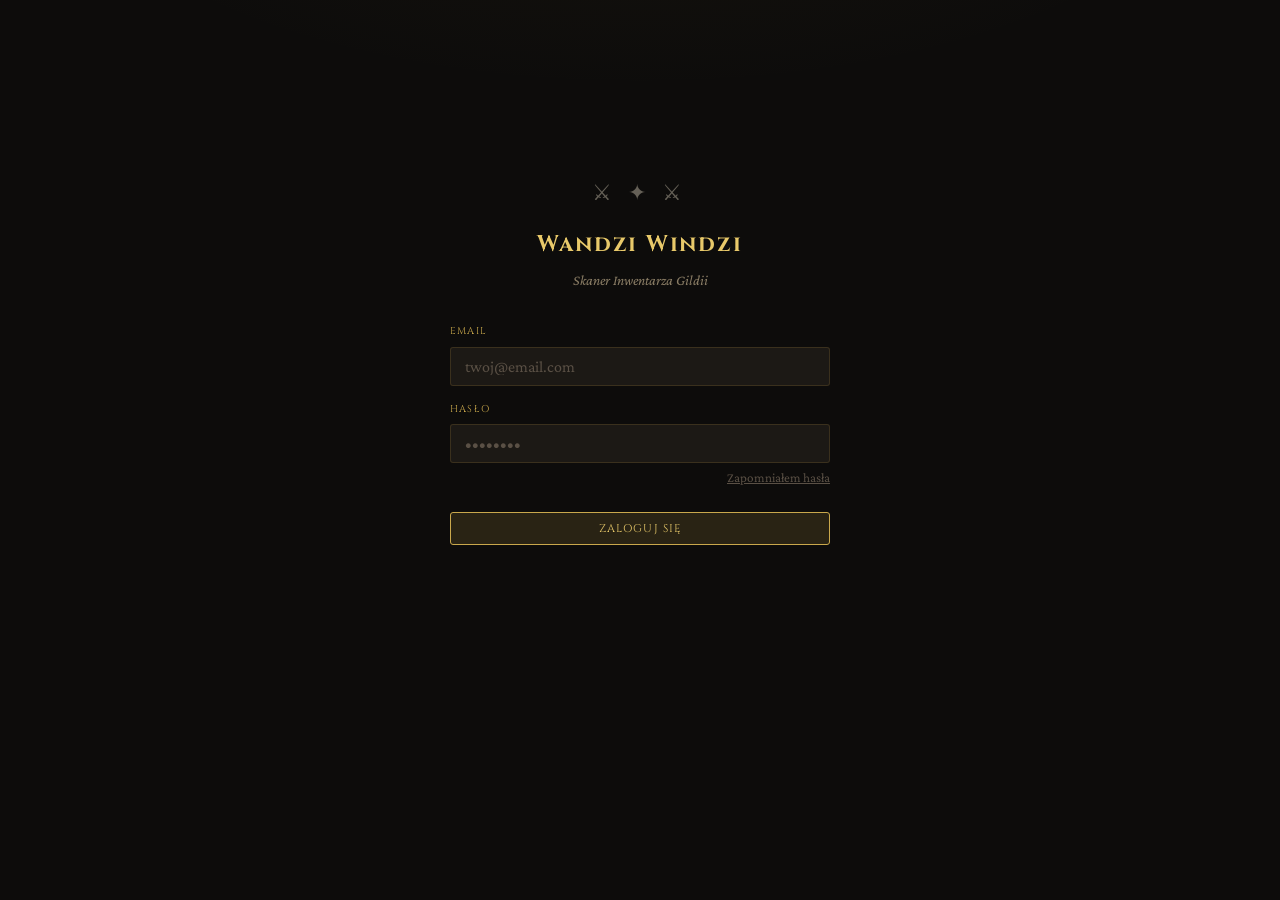
<file: index (3).html>
<!DOCTYPE html>
<html lang="pl">
<head>
<meta charset="UTF-8">
<meta name="viewport" content="width=device-width, initial-scale=1.0">
<title>Wandzi Windzi — Skaner Inwentarza</title>
<link href="https://fonts.googleapis.com/css2?family=Cinzel:wght@400;600&family=Crimson+Pro:ital,wght@0,300;0,400;1,300&display=swap" rel="stylesheet">
<style>
:root{--bg:#0d0c0b;--bg2:#141210;--bg3:#1c1915;--border:rgba(180,140,60,0.2);--border-h:rgba(180,140,60,0.5);--gold:#c9a84c;--gold-l:#e8c96a;--gold-d:rgba(201,168,76,0.15);--text:#e8dfc8;--text-d:#8a7d65;--text-m:#5a5045;--ok:rgba(90,138,74,0.15);--ok-t:#7abf65;--ok-b:rgba(90,138,74,0.3);--err:rgba(138,50,50,0.15);--err-t:#c97070;--err-b:rgba(138,50,50,0.3);--warn:rgba(138,106,42,0.15);--warn-t:#c9944c;--warn-b:rgba(138,106,42,0.3);}
*{box-sizing:border-box;margin:0;padding:0;}
body{background:var(--bg);color:var(--text);font-family:'Crimson Pro',Georgia,serif;font-size:17px;line-height:1.6;min-height:100vh;background-image:radial-gradient(ellipse 80% 50% at 50% -20%,rgba(180,140,60,0.06) 0%,transparent 60%);}
.app{max-width:1200px;margin:0 auto;padding:1.5rem 1.5rem 4rem;}

/* Header */
header{display:flex;align-items:center;justify-content:space-between;padding-bottom:1.2rem;border-bottom:1px solid var(--border);margin-bottom:1.5rem;flex-wrap:wrap;gap:1rem;}
.header-title{text-align:center;flex:1;}
.header-title p{font-size:0.8rem;letter-spacing:0.15em;color:var(--text-d);margin-bottom:0.15rem;}
.header-title h1{font-family:'Cinzel',serif;font-size:1.7rem;font-weight:600;color:var(--gold-l);letter-spacing:0.08em;}
.header-user{display:flex;align-items:center;gap:10px;font-size:0.85rem;color:var(--text-d);}
.header-user strong{color:var(--gold);font-weight:400;}

/* Login */
#login-screen{display:flex;align-items:center;justify-content:center;min-height:80vh;}
.login-box{width:100%;max-width:380px;text-align:center;}
.login-box h2{font-family:'Cinzel',serif;font-size:1.4rem;color:var(--gold-l);margin-bottom:0.4rem;letter-spacing:0.08em;}
.login-box p{color:var(--text-d);font-size:0.9rem;margin-bottom:2rem;font-style:italic;}
.login-field{margin-bottom:1rem;text-align:left;}
.login-field label{display:block;font-family:'Cinzel',serif;font-size:0.62rem;letter-spacing:0.12em;color:var(--gold);text-transform:uppercase;margin-bottom:0.4rem;}
.login-field input{width:100%;background:var(--bg3);border:1px solid var(--border);border-radius:3px;color:var(--text);font-family:'Crimson Pro',serif;font-size:1rem;padding:10px 14px;outline:none;transition:border-color 0.15s;}
.login-field input:focus{border-color:var(--gold);}
.login-field input::placeholder{color:var(--text-m);}
.forgot-link{font-size:0.82rem;color:var(--text-m);cursor:pointer;text-decoration:underline;display:block;text-align:right;margin-top:4px;}
.forgot-link:hover{color:var(--gold);}

/* Nav */
nav{display:flex;gap:0;border-bottom:1px solid var(--border);margin-bottom:1.5rem;flex-wrap:wrap;}
.nav-tab{font-family:'Cinzel',serif;font-size:0.7rem;letter-spacing:0.1em;text-transform:uppercase;padding:9px 18px;cursor:pointer;border-bottom:2px solid transparent;color:var(--text-d);transition:all 0.15s;white-space:nowrap;}
.nav-tab.active{border-bottom-color:var(--gold);color:var(--gold-l);}
.nav-tab:hover:not(.active){color:var(--text);}
.nav-tab.admin-t{color:var(--warn-t);}
.nav-tab.admin-t.active{border-bottom-color:var(--warn-t);}
.tab-content{display:none;}
.tab-content.active{display:block;}

/* Shared */
.section-label{font-family:'Cinzel',serif;font-size:0.65rem;letter-spacing:0.15em;color:var(--gold);text-transform:uppercase;margin-bottom:0.6rem;display:flex;align-items:center;gap:10px;}
.section-label::after{content:'';flex:1;height:1px;background:var(--border);}
.panel{background:var(--bg2);border:1px solid var(--border);border-radius:4px;padding:1.1rem 1.4rem;margin-bottom:1.2rem;}
.field label{display:block;font-family:'Cinzel',serif;font-size:0.62rem;letter-spacing:0.12em;color:var(--gold);text-transform:uppercase;margin-bottom:0.4rem;}
.field input,.field select,.field textarea{width:100%;background:var(--bg3);border:1px solid var(--border);border-radius:3px;color:var(--text);font-family:'Crimson Pro',serif;font-size:0.95rem;padding:7px 11px;outline:none;transition:border-color 0.15s;}
.field input:focus,.field select:focus,.field textarea:focus{border-color:var(--gold);}
.field input::placeholder{color:var(--text-m);}
.field select option{background:var(--bg2);}
.hint{font-size:0.8rem;color:var(--text-m);margin-top:3px;font-style:italic;}
.row2{display:grid;grid-template-columns:1fr 1fr;gap:1rem;}
@media(max-width:500px){.row2{grid-template-columns:1fr;}}

button{font-family:'Cinzel',serif;font-size:0.7rem;letter-spacing:0.1em;text-transform:uppercase;padding:8px 18px;border-radius:3px;border:1px solid var(--border-h);background:transparent;color:var(--text);cursor:pointer;transition:all 0.15s;}
button:hover{background:var(--gold-d);border-color:var(--gold);color:var(--gold-l);}
button:disabled{opacity:0.3;cursor:not-allowed;pointer-events:none;}
button.primary{background:var(--gold-d);border-color:var(--gold);color:var(--gold-l);}
button.primary:hover{background:rgba(201,168,76,0.3);}
button.danger{border-color:var(--err-b);color:var(--err-t);}
button.danger:hover{background:var(--err);}
button.warn-btn{border-color:var(--warn-b);color:var(--warn-t);}
button.warn-btn:hover{background:var(--warn);}
button.sm{padding:4px 10px;font-size:0.62rem;}
.btn-row{display:flex;gap:8px;flex-wrap:wrap;margin-top:0.8rem;}

.status-bar{margin-top:0.7rem;font-size:0.88rem;color:var(--text-d);font-style:italic;min-height:1.3rem;display:flex;align-items:center;gap:8px;}
.spinner{width:13px;height:13px;border:2px solid var(--border);border-top-color:var(--gold);border-radius:50%;display:none;animation:spin 0.7s linear infinite;flex-shrink:0;}
@keyframes spin{to{transform:rotate(360deg);}}
.msg{border-radius:3px;padding:0.6rem 1rem;font-size:0.88rem;margin-top:0.7rem;display:none;}
.msg.ok{background:var(--ok);border:1px solid var(--ok-b);color:var(--ok-t);}
.msg.err{background:var(--err);border:1px solid var(--err-b);color:var(--err-t);}

/* Upload */
.upload-zone{border:1px dashed var(--border-h);border-radius:4px;padding:1.8rem 1rem;text-align:center;cursor:pointer;transition:all 0.2s;background:var(--bg3);}
.upload-zone:hover,.upload-zone.drag{border-color:var(--gold);background:var(--gold-d);}
.upload-zone p{color:var(--text-d);font-size:0.92rem;}
.previews{display:flex;flex-wrap:wrap;gap:8px;margin-top:0.8rem;}
.preview-item{position:relative;}
.preview-item img{height:80px;border-radius:3px;border:1px solid var(--border);display:block;}
.preview-item .rm{position:absolute;top:-5px;right:-5px;width:18px;height:18px;border-radius:50%;padding:0;font-size:10px;line-height:1;border:1px solid var(--border-h);background:var(--bg2);color:var(--text-d);cursor:pointer;font-family:sans-serif;}

/* Scan results */
.results-hdr{display:grid;grid-template-columns:1fr 70px 110px;gap:6px;padding:5px 10px;font-family:'Cinzel',serif;font-size:0.6rem;letter-spacing:0.08em;color:var(--text-m);text-transform:uppercase;border-bottom:1px solid var(--border);}
.result-row{display:grid;grid-template-columns:1fr 70px 110px;gap:6px;padding:6px 10px;border-bottom:1px solid rgba(180,140,60,0.07);font-size:0.9rem;align-items:center;}
.result-row:last-child{border-bottom:none;}
.qty{text-align:right;color:var(--gold-l);font-weight:300;}
.badge{font-family:'Cinzel',serif;font-size:0.58rem;letter-spacing:0.06em;padding:2px 7px;border-radius:2px;text-transform:uppercase;display:inline-block;}
.badge.ok{background:var(--ok);color:var(--ok-t);border:1px solid var(--ok-b);}
.sub-name{font-size:0.78rem;color:var(--text-d);}

/* Sheet */
.sheet-controls{display:flex;gap:10px;align-items:center;margin-bottom:1rem;flex-wrap:wrap;}
.search-wrap{flex:1;min-width:180px;position:relative;}
.search-wrap input{width:100%;background:var(--bg3);border:1px solid var(--border);border-radius:3px;color:var(--text);font-family:'Crimson Pro',serif;font-size:0.92rem;padding:7px 11px 7px 30px;outline:none;}
.search-wrap input:focus{border-color:var(--gold);}
.search-wrap::before{content:'⌕';position:absolute;left:9px;top:50%;transform:translateY(-50%);color:var(--text-m);font-size:15px;pointer-events:none;}
.cat-filter{display:flex;gap:6px;flex-wrap:wrap;margin-bottom:0.8rem;}
.cat-btn{font-family:'Cinzel',serif;font-size:0.58rem;letter-spacing:0.08em;text-transform:uppercase;padding:4px 10px;border-radius:2px;border:1px solid var(--border);background:transparent;color:var(--text-d);cursor:pointer;transition:all 0.12s;}
.cat-btn:hover{border-color:var(--gold);color:var(--gold);}
.cat-btn.active{background:var(--gold-d);border-color:var(--gold);color:var(--gold-l);}
.table-wrap{overflow-x:auto;border:1px solid var(--border);border-radius:4px;}
table{width:100%;border-collapse:collapse;font-size:0.88rem;}
thead th{font-family:'Cinzel',serif;font-size:0.6rem;letter-spacing:0.07em;text-transform:uppercase;color:var(--gold);padding:7px 10px;text-align:left;background:var(--bg2);border-bottom:1px solid var(--border);white-space:nowrap;cursor:pointer;user-select:none;}
thead th:hover{color:var(--gold-l);}
thead th.sorted{color:var(--gold-l);}
.sort-arr{margin-left:3px;opacity:0.5;font-size:0.65rem;}
thead th.sorted .sort-arr{opacity:1;}
tbody tr{border-bottom:1px solid rgba(180,140,60,0.07);}
tbody tr:last-child{border-bottom:none;}
tbody tr:hover{background:var(--bg3);}
tbody td{padding:5px 10px;color:var(--text);}
tbody td.num{text-align:right;color:var(--gold-l);font-weight:300;}
tbody td.cat-cell{font-size:0.75rem;color:var(--text-m);}
.empty-row td{text-align:center;color:var(--text-m);font-style:italic;padding:2rem;}

/* Characters */
.char-grid{display:grid;grid-template-columns:repeat(auto-fill,minmax(220px,1fr));gap:10px;margin-bottom:1rem;}
.char-card{background:var(--bg3);border:1px solid var(--border);border-radius:4px;padding:12px 14px;display:flex;align-items:center;justify-content:space-between;}
.char-info .char-name{font-size:1rem;font-weight:400;}
.char-info .char-owner{font-size:0.78rem;color:var(--text-m);font-style:italic;}
.add-row{display:flex;gap:8px;margin-top:0.5rem;}
.add-row input{flex:1;background:var(--bg3);border:1px solid var(--border);border-radius:3px;color:var(--text);font-family:'Crimson Pro',serif;font-size:0.95rem;padding:7px 11px;outline:none;}
.add-row input:focus{border-color:var(--gold);}

/* Admin */
.lock-screen{text-align:center;padding:3rem 1rem;}
.lock-screen h2{font-family:'Cinzel',serif;color:var(--warn-t);font-size:1.1rem;margin-bottom:1.2rem;letter-spacing:0.1em;}
.lock-screen input{background:var(--bg3);border:1px solid var(--warn-b);border-radius:3px;color:var(--text);font-family:'Crimson Pro',serif;font-size:1rem;padding:9px 14px;outline:none;width:240px;text-align:center;}
.lock-screen input:focus{border-color:var(--warn-t);}
.admin-label{font-family:'Cinzel',serif;font-size:0.65rem;letter-spacing:0.15em;color:var(--warn-t);text-transform:uppercase;margin-bottom:0.6rem;display:flex;align-items:center;gap:10px;}
.admin-label::after{content:'';flex:1;height:1px;background:var(--warn-b);}
.admin-tabs{display:flex;gap:0;border-bottom:1px solid var(--warn-b);margin-bottom:1.2rem;}
.admin-tab{font-family:'Cinzel',serif;font-size:0.65rem;letter-spacing:0.1em;text-transform:uppercase;padding:7px 14px;cursor:pointer;border-bottom:2px solid transparent;color:var(--text-m);transition:all 0.15s;}
.admin-tab.active{border-bottom-color:var(--warn-t);color:var(--warn-t);}
.admin-content{display:none;}
.admin-content.active{display:block;}
.owner-row,.item-row{display:flex;align-items:center;justify-content:space-between;padding:8px 12px;background:var(--bg3);border:1px solid var(--border);border-radius:3px;margin-bottom:6px;gap:8px;flex-wrap:wrap;}
.owner-info,.item-info{flex:1;}
.owner-name{font-size:0.95rem;}
.owner-meta,.item-cat{font-size:0.78rem;color:var(--text-m);font-style:italic;}
.owner-actions,.item-actions{display:flex;gap:6px;flex-wrap:wrap;}
.inline-edit{width:65px;background:var(--bg3);border:1px solid var(--gold);border-radius:2px;color:var(--text);font-size:0.85rem;padding:2px 5px;text-align:right;outline:none;font-family:'Crimson Pro',serif;}
td.editable{cursor:pointer;position:relative;}
td.editable:hover{background:rgba(180,140,60,0.08);}
td.editable:hover::after{content:'✎';position:absolute;right:4px;top:50%;transform:translateY(-50%);font-size:0.65rem;color:var(--text-m);}

footer{margin-top:3rem;text-align:center;font-size:0.78rem;color:var(--text-m);font-style:italic;border-top:1px solid var(--border);padding-top:1.2rem;}
</style>
</head>
<body>

<!-- LOGIN -->
<div id="login-screen">
  <div class="login-box">
    <div style="font-size:1.4rem;letter-spacing:6px;opacity:0.4;margin-bottom:1rem;">⚔ ✦ ⚔</div>
    <h2>Wandzi Windzi</h2>
    <p>Skaner Inwentarza Gildii</p>
    <div id="login-form">
      <div class="login-field">
        <label>Email</label>
        <input type="email" id="login-email" placeholder="twoj@email.com" onkeydown="if(event.key==='Enter')doLogin()">
      </div>
      <div class="login-field">
        <label>Hasło</label>
        <input type="password" id="login-pwd" placeholder="••••••••" onkeydown="if(event.key==='Enter')doLogin()">
        <span class="forgot-link" onclick="showForgot()">Zapomniałem hasła</span>
      </div>
      <button class="primary" style="width:100%;margin-top:0.5rem;" onclick="doLogin()">Zaloguj się</button>
      <div class="msg err" id="login-err"></div>
    </div>
    <div id="forgot-form" style="display:none;">
      <div class="login-field">
        <label>Twój email</label>
        <input type="email" id="forgot-email" placeholder="twoj@email.com" onkeydown="if(event.key==='Enter')doForgot()">
      </div>
      <button class="primary" style="width:100%;margin-top:0.5rem;" onclick="doForgot()">Wyślij link resetujący</button>
      <div class="msg ok" id="forgot-ok"></div>
      <div class="msg err" id="forgot-err"></div>
      <span class="forgot-link" style="margin-top:0.8rem;display:block;" onclick="showLogin()">← Wróć do logowania</span>
    </div>
    <div id="reset-form" style="display:none;">
      <div class="login-field">
        <label>Nowe hasło</label>
        <input type="password" id="reset-pwd" placeholder="min. 6 znaków" onkeydown="if(event.key==='Enter')doReset()">
      </div>
      <button class="primary" style="width:100%;margin-top:0.5rem;" onclick="doReset()">Ustaw nowe hasło</button>
      <div class="msg ok" id="reset-ok"></div>
      <div class="msg err" id="reset-err"></div>
    </div>
  </div>
</div>

<!-- APP -->
<div id="app-screen" style="display:none;">
<div class="app">
  <header>
    <div style="width:180px;"></div>
    <div class="header-title">
      <p>Wandzi Windzi</p>
      <h1>Skaner Inwentarza</h1>
    </div>
    <div class="header-user">
      <span>Zalogowano jako <strong id="user-display"></strong></span>
      <button class="sm" onclick="doLogout()">Wyloguj</button>
    </div>
  </header>

  <nav id="main-nav">
    <div class="nav-tab active" onclick="switchTab('scan')">⟳ Skanuj</div>
    <div class="nav-tab" onclick="switchTab('sheet')">⊞ Arkusz</div>
    <div class="nav-tab" onclick="switchTab('chars')">⚔ Postacie</div>
    <div class="nav-tab admin-t" id="admin-nav-tab" style="display:none;" onclick="switchTab('admin')">⚙ Admin</div>
  </nav>

  <!-- SCAN -->
  <div id="tab-scan" class="tab-content active">
    <div class="section-label">Postać</div>
    <div class="panel">
      <div class="field">
        <label>Wybierz postać</label>
        <select id="char-select"><option value="">— wybierz —</option></select>
      </div>
    </div>
    <div class="section-label">Zrzuty ekranu</div>
    <div class="panel">
      <div class="upload-zone" id="upload-zone" onclick="document.getElementById('file-input').click()">
        <input type="file" id="file-input" accept="image/*" multiple onchange="handleFiles(event)" style="display:none">
        <p><strong>Kliknij, przeciągnij lub wklej</strong> zrzuty ekranu (Ctrl+V)</p>
        <p style="font-size:0.82rem;margin-top:3px;">PNG, JPG, WebP · wiele plików naraz</p>
      </div>
      <div class="previews" id="previews"></div>
    </div>
    <div class="btn-row">
      <button class="primary" id="scan-btn" onclick="runScan()" disabled>⟳ Skanuj inwentarz</button>
      <button id="save-btn" onclick="saveResults()" disabled>✓ Zapisz do bazy</button>
      <button id="csv-btn" onclick="copyCSV()" disabled>⎘ Kopiuj CSV</button>
    </div>
    <div class="status-bar"><div class="spinner" id="scan-spinner"></div><span id="scan-status"></span></div>
    <div class="msg ok" id="scan-ok"></div>
    <div class="msg err" id="scan-err"></div>
    <div id="scan-results" style="display:none;margin-top:1.2rem;">
      <div class="section-label">Dopasowane</div>
      <div class="panel" style="padding:0;">
        <div class="results-hdr"><span>Przedmiot</span><span style="text-align:right;">Ilość</span><span>Kategoria</span></div>
        <div id="results-body"></div>
      </div>
      <div id="unknown-wrap" style="display:none;margin-top:0.8rem;">
        <div class="section-label">Nierozpoznane — pominięto</div>
        <div class="panel" style="padding:0.7rem 1.2rem;">
          <p class="hint" style="margin-bottom:0.6rem;">Nie znaleziono w bazie surowców. Admin może dodać aliasy.</p>
          <div id="unknown-body"></div>
        </div>
      </div>
    </div>
  </div>

  <!-- SHEET -->
  <div id="tab-sheet" class="tab-content">
    <div class="sheet-controls">
      <div class="search-wrap"><input type="text" id="search-input" placeholder="Szukaj przedmiotu..." oninput="renderSheet()"></div>
      <button onclick="loadSheet()">↺ Odśwież</button>
      <button onclick="exportCSV()">↓ CSV</button>
    </div>
    <div class="cat-filter" id="cat-filter"></div>
    <div class="status-bar"><div class="spinner" id="sheet-spinner"></div><span id="sheet-status"></span></div>
    <div class="table-wrap">
      <table><thead id="sheet-head"></thead><tbody id="sheet-body"></tbody></table>
    </div>
  </div>

  <!-- CHARS -->
  <div id="tab-chars" class="tab-content">
    <div class="section-label">Moje postacie</div>
    <div class="panel">
      <div class="char-grid" id="char-grid"></div>
      <div class="add-row">
        <input type="text" id="new-char-input" placeholder="Nazwa nowej postaci..." onkeydown="if(event.key==='Enter')addCharacter()">
        <button class="primary" onclick="addCharacter()">+ Dodaj</button>
      </div>
      <div class="msg ok" id="char-ok"></div>
      <div class="msg err" id="char-err"></div>
    </div>
  </div>

  <!-- ADMIN -->
  <div id="tab-admin" class="tab-content">
    <div style="display:flex;align-items:center;justify-content:space-between;margin-bottom:1.2rem;flex-wrap:wrap;gap:8px;">
      <div class="admin-label" style="margin:0;flex:1;">Panel Administratora</div>
      <button class="sm" onclick="loadAdminData()">↺ Odśwież</button>
    </div>
    <div class="msg ok" id="admin-ok"></div>
    <div class="msg err" id="admin-err"></div>
    <div class="admin-tabs">
      <div class="admin-tab active" onclick="switchAdminTab('owners')">Użytkownicy</div>
      <div class="admin-tab" onclick="switchAdminTab('items')">Surowce</div>
      <div class="admin-tab" onclick="switchAdminTab('inventory')">Inwentarz</div>
    </div>

    <!-- Owners -->
    <div id="atab-owners" class="admin-content active">
      <div id="owners-list"></div>
      <div class="admin-label" style="margin-top:1.2rem;">Dodaj użytkownika</div>
      <div class="panel">
        <div class="row2">
          <div class="field"><label>Nazwa użytkownika</label><input type="text" id="new-owner-username" placeholder="np. Wandzia"></div>
          <div class="field"><label>Email</label><input type="email" id="new-owner-email" placeholder="email@..."></div>
        </div>
        <div class="row2" style="margin-top:0.8rem;">
          <div class="field"><label>Hasło</label><input type="password" id="new-owner-pwd" placeholder="min. 6 znaków"></div>
          <div class="field"><label>Rola</label>
            <select id="new-owner-role"><option value="owner">Owner</option><option value="admin">Admin</option></select>
          </div>
        </div>
        <div class="btn-row"><button class="primary warn-btn" onclick="createOwner()">+ Utwórz konto</button></div>
      </div>
    </div>

    <!-- Items -->
    <div id="atab-items" class="admin-content">
      <div class="sheet-controls" style="margin-bottom:0.8rem;">
        <div class="search-wrap"><input type="text" id="item-search" placeholder="Szukaj surowca..." oninput="renderItemsAdmin()"></div>
        <select id="item-cat-filter" onchange="renderItemsAdmin()" style="background:var(--bg3);border:1px solid var(--border);border-radius:3px;color:var(--text);font-family:'Crimson Pro',serif;font-size:0.92rem;padding:7px 11px;outline:none;">
          <option value="">Wszystkie kategorie</option>
        </select>
      </div>
      <div id="items-list" style="max-height:400px;overflow-y:auto;border:1px solid var(--border);border-radius:4px;"></div>
      <div class="admin-label" style="margin-top:1.2rem;">Dodaj surowiec</div>
      <div class="panel">
        <div class="row2">
          <div class="field"><label>Nazwa</label><input type="text" id="new-item-name" placeholder="np. Bryłka platyny"></div>
          <div class="field"><label>Kategoria</label><input type="text" id="new-item-cat" placeholder="np. KOPALINY"></div>
        </div>
        <div class="field" style="margin-top:0.8rem;"><label>Aliasy (oddzielone przecinkami)</label><input type="text" id="new-item-aliases" placeholder="np. Brylka platyny, Bryłka plat..."></div>
        <div class="btn-row"><button class="primary warn-btn" onclick="createItem()">+ Dodaj surowiec</button></div>
      </div>
    </div>

    <!-- Inventory -->
    <div id="atab-inventory" class="admin-content">
      <div class="field" style="margin-bottom:1rem;max-width:300px;">
        <label>Wybierz postać</label>
        <select id="admin-char-select" onchange="loadAdminInventory()"><option value="">— wybierz —</option></select>
      </div>
      <div id="admin-inv-wrap"></div>
    </div>
  </div>

</div>
<footer>Dane przechowywane na wspólnym serwerze gildii · Wandzi Windzi</footer>
</div>

<script>
const PROXY = 'https://windzia-production.up.railway.app';

// ── State ─────────────────────────────────────────────
let token = localStorage.getItem('ww_token') || '';
let currentUser = null;
let images = [];
let scanMatched = [], scanUnmatched = [];
let sheetData = null;
let sortCol = 0, sortAsc = true;
let activeCategory = '';
let allItemsAdmin = [];

// ── API helper ────────────────────────────────────────
async function api(path, opts={}) {
  const headers = {'Content-Type':'application/json', ...(token ? {'Authorization':'Bearer '+token} : {})};
  const res = await fetch(PROXY + path, {headers, ...opts,
    body: opts.body ? (typeof opts.body === 'string' ? opts.body : JSON.stringify(opts.body)) : undefined});
  if (res.status === 401) { doLogout(); throw new Error('Sesja wygasła'); }
  return res.json();
}

// ── Init ──────────────────────────────────────────────
async function init() {
  const urlParams = new URLSearchParams(window.location.search);
  const resetToken = urlParams.get('reset');
  if (resetToken) { showResetForm(resetToken); return; }
  if (token) {
    try {
      const data = await api('/auth/me');
      if (data.id) { currentUser = data; showApp(); return; }
    } catch(e) {}
  }
  showLogin();
}

// ── Login/Auth ────────────────────────────────────────
function showLogin() {
  document.getElementById('login-screen').style.display = 'flex';
  document.getElementById('app-screen').style.display = 'none';
  document.getElementById('login-form').style.display = 'block';
  document.getElementById('forgot-form').style.display = 'none';
  document.getElementById('reset-form').style.display = 'none';
}
function showForgot() {
  document.getElementById('login-form').style.display = 'none';
  document.getElementById('forgot-form').style.display = 'block';
}
function showLogin2() { showLogin(); }
function showLogin_back() {
  document.getElementById('forgot-form').style.display = 'none';
  document.getElementById('login-form').style.display = 'block';
}
function showResetForm(t) {
  document.getElementById('login-screen').style.display = 'flex';
  document.getElementById('login-form').style.display = 'none';
  document.getElementById('forgot-form').style.display = 'none';
  document.getElementById('reset-form').style.display = 'block';
  document.getElementById('reset-form').dataset.token = t;
}

async function doLogin() {
  const email = document.getElementById('login-email').value.trim();
  const pwd = document.getElementById('login-pwd').value;
  const errEl = document.getElementById('login-err');
  errEl.style.display = 'none';
  try {
    const data = await api('/auth/login', {method:'POST', body:{email, password:pwd}});
    if (data.error) throw new Error(data.error);
    token = data.token;
    localStorage.setItem('ww_token', token);
    currentUser = {id: data.id, username: data.username, role: data.role};
    showApp();
  } catch(e) { errEl.textContent = e.message; errEl.style.display = 'block'; }
}

async function doForgot() {
  const email = document.getElementById('forgot-email').value.trim();
  const ok = document.getElementById('forgot-ok');
  const err = document.getElementById('forgot-err');
  ok.style.display = 'none'; err.style.display = 'none';
  try {
    await api('/auth/forgot-password', {method:'POST', body:{email}});
    ok.textContent = 'Link wysłany! Sprawdź swoją skrzynkę email.';
    ok.style.display = 'block';
  } catch(e) { err.textContent = e.message; err.style.display = 'block'; }
}

async function doReset() {
  const pwd = document.getElementById('reset-pwd').value;
  const t = document.getElementById('reset-form').dataset.token;
  const ok = document.getElementById('reset-ok');
  const err = document.getElementById('reset-err');
  ok.style.display = 'none'; err.style.display = 'none';
  try {
    const data = await api('/auth/reset-password', {method:'POST', body:{token:t, password:pwd}});
    if (data.error) throw new Error(data.error);
    ok.textContent = 'Hasło zmienione! Możesz się teraz zalogować.';
    ok.style.display = 'block';
    setTimeout(() => { window.history.replaceState({}, '', window.location.pathname); showLogin(); }, 2000);
  } catch(e) { err.textContent = e.message; err.style.display = 'block'; }
}

function doLogout() {
  token = ''; localStorage.removeItem('ww_token'); currentUser = null;
  showLogin();
}

function showApp() {
  document.getElementById('login-screen').style.display = 'none';
  document.getElementById('app-screen').style.display = 'block';
  document.getElementById('user-display').textContent = currentUser.username +
    (currentUser.role === 'admin' ? ' (admin)' : '');
  if (currentUser.role === 'admin') document.getElementById('admin-nav-tab').style.display = 'block';
  loadCharacters();
  loadSheet();
}

// ── Tabs ──────────────────────────────────────────────
function switchTab(name) {
  ['scan','sheet','chars','admin'].forEach(t => {
    document.getElementById('tab-'+t).classList.toggle('active', t===name);
  });
  document.querySelectorAll('.nav-tab').forEach((el,i) => {
    el.classList.toggle('active', ['scan','sheet','chars','admin'][i]===name);
  });
  if (name==='sheet') loadSheet();
  if (name==='chars') loadCharacters();
  if (name==='admin') loadAdminData();
}

function switchAdminTab(name) {
  ['owners','items','inventory'].forEach(t => {
    document.getElementById('atab-'+t).classList.toggle('active', t===name);
    document.querySelectorAll('.admin-tab').forEach((el,i) => {
      el.classList.toggle('active', ['owners','items','inventory'][i]===name);
    });
  });
}

// ── Messages ──────────────────────────────────────────
function setScanStatus(msg,loading){
  document.getElementById('scan-status').textContent=msg;
  document.getElementById('scan-spinner').style.display=loading?'block':'none';
  document.getElementById('scan-ok').style.display='none';
  document.getElementById('scan-err').style.display='none';
}
function scanOk(msg){const e=document.getElementById('scan-ok');e.textContent=msg;e.style.display='block';document.getElementById('scan-status').textContent='';document.getElementById('scan-spinner').style.display='none';}
function scanErr(msg){const e=document.getElementById('scan-err');e.textContent=msg;e.style.display='block';document.getElementById('scan-status').textContent='';document.getElementById('scan-spinner').style.display='none';}
function adminOk(msg){const e=document.getElementById('admin-ok');e.textContent=msg;e.style.display='block';setTimeout(()=>e.style.display='none',3000);}
function adminErr(msg){const e=document.getElementById('admin-err');e.textContent=msg;e.style.display='block';}

// ── Images ────────────────────────────────────────────
function handleFiles(e){Array.from(e.target.files).forEach(addImage);}
function addImage(file){
  const mime=file.type||'image/png', reader=new FileReader();
  reader.onload=ev=>{
    const id=Date.now()+Math.random();
    images.push({id,data:ev.target.result.split(',')[1],mime_type:mime,dataUrl:ev.target.result});
    renderPreviews();
    document.getElementById('scan-btn').disabled=false;
    setScanStatus(images.length+' zrzut(ów) wczytanych.');
  };
  reader.readAsDataURL(file);
}
function removeImage(id){
  images=images.filter(i=>i.id!==id); renderPreviews();
  if(!images.length){document.getElementById('scan-btn').disabled=true;setScanStatus('');}
  else setScanStatus(images.length+' zrzut(ów) wczytanych.');
}
function renderPreviews(){
  const el=document.getElementById('previews'); el.innerHTML='';
  images.forEach(img=>{
    const w=document.createElement('div'); w.className='preview-item';
    w.innerHTML=`<img src="${img.dataUrl}"><button class="rm" onclick="removeImage(${img.id})">✕</button>`;
    el.appendChild(w);
  });
}
document.addEventListener('paste',e=>{
  if(document.getElementById('app-screen').style.display==='none') return;
  Array.from(e.clipboardData.items).filter(i=>i.type.startsWith('image/')).forEach(i=>addImage(i.getAsFile()));
});
const zone=document.getElementById('upload-zone');
zone.addEventListener('dragover',e=>{e.preventDefault();zone.classList.add('drag');});
zone.addEventListener('dragleave',()=>zone.classList.remove('drag'));
zone.addEventListener('drop',e=>{e.preventDefault();zone.classList.remove('drag');Array.from(e.dataTransfer.files).filter(f=>f.type.startsWith('image/')).forEach(addImage);});

// ── Scan ──────────────────────────────────────────────
async function runScan(){
  if(!images.length) return;
  const charId = document.getElementById('char-select').value;
  if(!charId){scanErr('Wybierz postać przed skanowaniem.');return;}
  document.getElementById('scan-btn').disabled=true;
  setScanStatus('Skanowanie '+images.length+' zrzut(ów)...',true);
  scanMatched=[]; scanUnmatched=[];
  try{
    const data=await api('/scan',{method:'POST',body:{
      images:images.map(i=>({data:i.data,mime_type:i.mime_type})),
      character_id:parseInt(charId)
    }});
    if(data.error) throw new Error(data.error);
    scanMatched=data.matched||[];
    scanUnmatched=data.unmatched||[];
    renderScanResults();
    document.getElementById('save-btn').disabled=false;
    document.getElementById('csv-btn').disabled=false;
  }catch(e){scanErr('Błąd: '+e.message);}
  finally{document.getElementById('scan-btn').disabled=false;}
}

function renderScanResults(){
  const body=document.getElementById('results-body');
  const unknownBody=document.getElementById('unknown-body');
  body.innerHTML=''; unknownBody.innerHTML='';
  scanMatched.forEach(item=>{
    const row=document.createElement('div'); row.className='result-row';
    row.innerHTML=`<div><div>${item.name}</div>${item.raw_name!==item.name?`<div class="sub-name">→ z: ${item.raw_name}</div>`:''}</div><div class="qty">${item.quantity}</div><div class="cat-cell">${item.category}</div>`;
    body.appendChild(row);
  });
  document.getElementById('scan-results').style.display='block';
  const matched=scanMatched.length, unmatched=scanUnmatched.length;
  if(unmatched){
    scanUnmatched.forEach(item=>{
      const row=document.createElement('div');
      row.style.cssText='display:flex;justify-content:space-between;padding:5px 0;border-bottom:1px solid rgba(180,140,60,0.07);font-size:0.9rem;';
      row.innerHTML=`<span>${item.raw_name}</span><span style="color:var(--gold-l);margin-left:1rem;">${item.quantity}</span>`;
      unknownBody.appendChild(row);
    });
    document.getElementById('unknown-wrap').style.display='block';
  } else document.getElementById('unknown-wrap').style.display='none';
  setScanStatus(matched+' dopasowanych · '+unmatched+' pominięto.');
}

async function saveResults(){
  const charId=document.getElementById('char-select').value;
  if(!charId||!scanMatched.length){scanErr('Brak danych do zapisania.');return;}
  document.getElementById('save-btn').disabled=true;
  setScanStatus('Zapisywanie...',true);
  try{
    const data=await api('/scan',{method:'POST',body:{
      images:images.map(i=>({data:i.data,mime_type:i.mime_type})),
      character_id:parseInt(charId), save:true
    }});
    if(data.error) throw new Error(data.error);
    scanOk('Zapisano '+scanMatched.length+' przedmiotów.');
  }catch(e){scanErr('Błąd: '+e.message);}
  finally{document.getElementById('save-btn').disabled=false;}
}

function copyCSV(){
  let csv='Przedmiot,Kategoria,Ilość\n';
  scanMatched.forEach(i=>{csv+=`"${i.name}","${i.category}",${i.quantity}\n`;});
  navigator.clipboard.writeText(csv).then(()=>scanOk('CSV skopiowano.'));
}

// ── Characters ────────────────────────────────────────
async function loadCharacters(){
  try{
    const chars=await api('/characters');
    if(!Array.isArray(chars)){console.error('Bad response:',chars);return;}
    renderCharGrid(chars);
    const sel=document.getElementById('char-select');
    const adminSel=document.getElementById('admin-char-select');
    const prev=sel.value;
    sel.innerHTML='<option value="">— wybierz —</option>';
    adminSel.innerHTML='<option value="">— wybierz —</option>';
    chars.forEach(c=>{
      [sel,adminSel].forEach(s=>{
        const o=document.createElement('option');
        o.value=c.id;
        o.textContent=c.name+(currentUser&&currentUser.role==='admin'&&c.owner_username?' ('+c.owner_username+')':'');
        if(String(c.id)===prev) o.selected=true;
        s.appendChild(o);
      });
    });
  }catch(e){console.error('loadCharacters error:',e);}
}

function renderCharGrid(chars){
  const el=document.getElementById('char-grid'); el.innerHTML='';
  if(!chars.length){el.innerHTML='<p style="color:var(--text-m);font-style:italic;padding:0.5rem;">Brak postaci. Dodaj pierwszą poniżej.</p>';return;}
  chars.forEach(c=>{
    const card=document.createElement('div'); card.className='char-card';
    card.innerHTML=`<div class="char-info"><div class="char-name">${c.name}</div><div class="char-owner">${c.owner_username}</div></div>
      <button class="danger sm" onclick="deleteCharacter(${c.id},'${c.name.replace(/'/g,"\\'")}')">Usuń</button>`;
    el.appendChild(card);
  });
}

async function addCharacter(){
  const input=document.getElementById('new-char-input'), name=input.value.trim();
  if(!name) return;
  const ok=document.getElementById('char-ok'), err=document.getElementById('char-err');
  ok.style.display='none'; err.style.display='none';
  try{
    const data=await api('/characters',{method:'POST',body:{name}});
    if(data.error) throw new Error(data.error);
    input.value=''; ok.textContent='Dodano „'+name+'".'; ok.style.display='block';
    loadCharacters();
  }catch(e){err.textContent='Błąd: '+e.message; err.style.display='block';}
}

async function deleteCharacter(id,name){
  if(!confirm('Usunąć „'+name+'"?')) return;
  await api('/characters/'+id,{method:'DELETE'});
  loadCharacters();
}

// ── Sheet ─────────────────────────────────────────────
async function loadSheet(){
  document.getElementById('sheet-spinner').style.display='block';
  document.getElementById('sheet-status').textContent='Ładowanie...';
  try{
    const cat = activeCategory ? '?category='+encodeURIComponent(activeCategory) : '';
    sheetData=await api('/inventory'+cat);
    renderCatFilter(sheetData.categories||[]);
    renderSheet();
    document.getElementById('sheet-status').textContent='';
  }catch(e){document.getElementById('sheet-status').textContent='Błąd: '+e.message;}
  finally{document.getElementById('sheet-spinner').style.display='none';}
}

function renderCatFilter(cats){
  const el=document.getElementById('cat-filter'); el.innerHTML='';
  const allBtn=document.createElement('button');
  allBtn.className='cat-btn'+(activeCategory===''?' active':'');
  allBtn.textContent='Wszystkie';
  allBtn.onclick=()=>{activeCategory='';loadSheet();};
  el.appendChild(allBtn);
  cats.forEach(cat=>{
    const btn=document.createElement('button');
    btn.className='cat-btn'+(activeCategory===cat?' active':'');
    btn.textContent=cat;
    btn.onclick=()=>{activeCategory=cat;loadSheet();};
    el.appendChild(btn);
  });
}

function renderSheet(){
  if(!sheetData) return;
  const {characters,items}=sheetData;
  const query=document.getElementById('search-input').value.toLowerCase();
  const filtered=query?items.filter(i=>i.name.toLowerCase().includes(query)):items;
  const sorted=[...filtered].sort((a,b)=>{
    if(sortCol===0) return sortAsc?a.name.localeCompare(b.name,'pl'):b.name.localeCompare(a.name,'pl');
    if(sortCol===1) return sortAsc?a.category.localeCompare(b.category,'pl'):b.category.localeCompare(a.category,'pl');
    const char=characters[sortCol-2];
    const av=a.quantities[String(char.id)]||0, bv=b.quantities[String(char.id)]||0;
    return sortAsc?av-bv:bv-av;
  });

  const head=document.getElementById('sheet-head'); head.innerHTML='';
  const hr=document.createElement('tr');
  ['Przedmiot','Kategoria',...characters.map(c=>c.name)].forEach((col,i)=>{
    const th=document.createElement('th');
    th.innerHTML=col+' <span class="sort-arr">'+(sortCol===i?(sortAsc?'↑':'↓'):'↕')+'</span>';
    if(sortCol===i) th.classList.add('sorted');
    th.onclick=()=>{if(sortCol===i)sortAsc=!sortAsc;else{sortCol=i;sortAsc=true;}renderSheet();};
    hr.appendChild(th);
  });
  head.appendChild(hr);

  const body=document.getElementById('sheet-body'); body.innerHTML='';
  if(!sorted.length){body.innerHTML='<tr class="empty-row"><td colspan="99">Brak wyników</td></tr>';return;}
  sorted.forEach(item=>{
    const tr=document.createElement('tr');
    let html=`<td>${item.name}</td><td class="cat-cell">${item.category}</td>`;
    characters.forEach(c=>{
      const q=item.quantities[String(c.id)];
      html+=`<td class="num">${q||''}</td>`;
    });
    tr.innerHTML=html; body.appendChild(tr);
  });
}

function exportCSV(){
  const cat=activeCategory?'?category='+encodeURIComponent(activeCategory):'';
  window.open(PROXY+'/export'+cat+'&token='+token,'_blank');
}

// ── Admin ─────────────────────────────────────────────
async function loadAdminData(){
  if(currentUser?.role!=='admin') return;
  loadOwners(); loadItemsAdmin(); loadCharacters();
}

async function loadOwners(){
  try{
    const owners=await api('/admin/owners');
    renderOwners(owners);
  }catch(e){adminErr('Błąd ładowania użytkowników: '+e.message);}
}

function renderOwners(owners){
  const el=document.getElementById('owners-list'); el.innerHTML='';
  owners.forEach(o=>{
    const row=document.createElement('div'); row.className='owner-row';
    row.innerHTML=`
      <div class="owner-info">
        <div class="owner-name">${o.username} <span style="font-size:0.75rem;color:var(--warn-t);margin-left:6px;">${o.role}</span></div>
        <div class="owner-meta">${o.email} · ${o.character_count} postaci</div>
      </div>
      <div class="owner-actions">
        <button class="sm warn-btn" onclick="resetOwnerPwd(${o.id},'${o.username.replace(/'/g,"\\'")}')">Reset hasła</button>
        <button class="danger sm" onclick="deleteOwner(${o.id},'${o.username.replace(/'/g,"\\'")}')">Usuń</button>
      </div>`;
    el.appendChild(row);
  });
}

async function createOwner(){
  const username=document.getElementById('new-owner-username').value.trim();
  const email=document.getElementById('new-owner-email').value.trim();
  const password=document.getElementById('new-owner-pwd').value;
  const role=document.getElementById('new-owner-role').value;
  if(!username||!email||!password){adminErr('Wypełnij wszystkie pola.');return;}
  try{
    const data=await api('/admin/owners',{method:'POST',body:{username,email,password,role}});
    if(data.error) throw new Error(data.error);
    adminOk('Konto „'+username+'" utworzone.');
    document.getElementById('new-owner-username').value='';
    document.getElementById('new-owner-email').value='';
    document.getElementById('new-owner-pwd').value='';
    loadOwners();
  }catch(e){adminErr('Błąd: '+e.message);}
}

async function resetOwnerPwd(id,name){
  const pwd=prompt('Nowe hasło dla „'+name+'" (min. 6 znaków):');
  if(!pwd||pwd.length<6){alert('Hasło za krótkie.');return;}
  try{
    const data=await api('/admin/owners/'+id+'/reset-password',{method:'PUT',body:{password:pwd}});
    if(data.error) throw new Error(data.error);
    adminOk('Hasło zmienione dla „'+name+'".');
  }catch(e){adminErr('Błąd: '+e.message);}
}

async function deleteOwner(id,name){
  if(!confirm('Usunąć użytkownika „'+name+'" i wszystkie jego dane?')) return;
  await api('/admin/owners/'+id,{method:'DELETE'});
  adminOk('Usunięto „'+name+'".');
  loadOwners();
}

// Items admin
async function loadItemsAdmin(){
  try{
    allItemsAdmin=await api('/items');
    const cats=[...new Set(allItemsAdmin.map(i=>i.category))].sort();
    const sel=document.getElementById('item-cat-filter');
    sel.innerHTML='<option value="">Wszystkie kategorie</option>';
    cats.forEach(c=>{const o=document.createElement('option');o.value=c;o.textContent=c;sel.appendChild(o);});
    renderItemsAdmin();
  }catch(e){adminErr('Błąd ładowania surowców: '+e.message);}
}

function renderItemsAdmin(){
  const query=document.getElementById('item-search').value.toLowerCase();
  const cat=document.getElementById('item-cat-filter').value;
  let items=allItemsAdmin;
  if(query) items=items.filter(i=>i.name.toLowerCase().includes(query)||(i.aliases||[]).some(a=>a.toLowerCase().includes(query)));
  if(cat) items=items.filter(i=>i.category===cat);
  const el=document.getElementById('items-list'); el.innerHTML='';
  if(!items.length){el.innerHTML='<p style="padding:1rem;color:var(--text-m);font-style:italic;">Brak wyników.</p>';return;}
  items.forEach(item=>{
    const row=document.createElement('div'); row.className='item-row';
    const aliasStr=(item.aliases||[]).join(', ')||'brak';
    row.innerHTML=`
      <div class="item-info">
        <div>${item.name}</div>
        <div class="item-cat">${item.category} · aliasy: ${aliasStr}</div>
      </div>
      <div class="item-actions">
        <button class="sm warn-btn" onclick="editItemAliases(${item.id},'${item.name.replace(/'/g,"\\'")}','${(item.aliases||[]).join(',').replace(/'/g,"\\'")}')">Aliasy</button>
        <button class="danger sm" onclick="deleteItem(${item.id},'${item.name.replace(/'/g,"\\'")}')">Usuń</button>
      </div>`;
    el.appendChild(row);
  });
}

async function editItemAliases(id,name,currentAliases){
  const input=prompt('Aliasy dla „'+name+'" (oddzielone przecinkami):', currentAliases);
  if(input===null) return;
  const aliases=input.split(',').map(a=>a.trim()).filter(Boolean);
  try{
    const data=await api('/items/'+id,{method:'PUT',body:{aliases}});
    if(data.error) throw new Error(data.error);
    adminOk('Zaktualizowano aliasy dla „'+name+'".');
    loadItemsAdmin();
  }catch(e){adminErr('Błąd: '+e.message);}
}

async function createItem(){
  const name=document.getElementById('new-item-name').value.trim();
  const category=document.getElementById('new-item-cat').value.trim().toUpperCase();
  const aliasStr=document.getElementById('new-item-aliases').value;
  const aliases=aliasStr.split(',').map(a=>a.trim()).filter(Boolean);
  if(!name||!category){adminErr('Podaj nazwę i kategorię.');return;}
  try{
    const data=await api('/items',{method:'POST',body:{name,category,aliases}});
    if(data.error) throw new Error(data.error);
    adminOk('Dodano surowiec „'+name+'".');
    document.getElementById('new-item-name').value='';
    document.getElementById('new-item-aliases').value='';
    loadItemsAdmin();
  }catch(e){adminErr('Błąd: '+e.message);}
}

async function deleteItem(id,name){
  if(!confirm('Usunąć surowiec „'+name+'"?')) return;
  await api('/items/'+id,{method:'DELETE'});
  adminOk('Usunięto „'+name+'".');
  loadItemsAdmin();
}

// Admin inventory
async function loadAdminInventory(){
  const cid=document.getElementById('admin-char-select').value;
  if(!cid){document.getElementById('admin-inv-wrap').innerHTML='';return;}
  try{
    const data=await api('/inventory');
    const chars=data.characters, items=data.items;
    const char=chars.find(c=>String(c.id)===String(cid));
    if(!char){return;}
    const charItems=items.filter(i=>i.quantities[String(cid)]>0);
    const wrap=document.getElementById('admin-inv-wrap');
    if(!charItems.length){wrap.innerHTML='<p style="color:var(--text-m);font-style:italic;padding:0.5rem;">Brak danych.</p>';return;}
    let html='<div style="border:1px solid var(--warn-b);border-radius:4px;overflow:hidden;"><table style="width:100%;"><thead><tr><th style="background:rgba(138,80,40,0.15);color:var(--warn-t);font-family:Cinzel,serif;font-size:0.6rem;letter-spacing:0.08em;text-transform:uppercase;padding:7px 10px;text-align:left;border-bottom:1px solid var(--warn-b);">Przedmiot</th><th style="background:rgba(138,80,40,0.15);color:var(--warn-t);font-family:Cinzel,serif;font-size:0.6rem;letter-spacing:0.08em;text-transform:uppercase;padding:7px 10px;text-align:right;border-bottom:1px solid var(--warn-b);">Ilość</th><th style="background:rgba(138,80,40,0.15);padding:7px 10px;border-bottom:1px solid var(--warn-b);width:60px;"></th></tr></thead><tbody>';
    charItems.sort((a,b)=>a.name.localeCompare(b.name,'pl')).forEach(item=>{
      const qty=item.quantities[String(cid)];
      html+=`<tr style="border-bottom:1px solid rgba(180,140,60,0.07);">
        <td style="padding:5px 10px;font-size:0.88rem;">${item.name}</td>
        <td class="num editable" onclick="editAdminCell(${cid},${item.id},${qty},this)" style="padding:5px 10px;text-align:right;color:var(--gold-l);font-weight:300;cursor:pointer;position:relative;">${qty}</td>
        <td style="padding:5px 10px;text-align:right;"><button class="danger sm" onclick="deleteAdminEntry(${cid},${item.id},this.closest('tr'))">✕</button></td>
      </tr>`;
    });
    html+='</tbody></table></div>';
    wrap.innerHTML=html;
  }catch(e){adminErr('Błąd: '+e.message);}
}

function editAdminCell(cid,itemId,origVal,td){
  if(td.querySelector('input')) return;
  td.innerHTML=`<input class="inline-edit" type="number" min="0" value="${origVal}" onblur="saveAdminCell(${cid},${itemId},this,${origVal})" onkeydown="if(event.key==='Enter')this.blur();if(event.key==='Escape'){this.value=${origVal};this.blur();}">`;
  td.querySelector('input').focus(); td.querySelector('input').select();
}

async function saveAdminCell(cid,itemId,input,origVal){
  const newVal=parseInt(input.value);
  const td=input.parentElement;
  if(isNaN(newVal)||newVal===origVal){td.textContent=origVal;return;}
  td.textContent='...';
  try{
    const data=await api('/admin/inventory/'+cid+'/'+itemId,{method:'PUT',body:{quantity:newVal}});
    if(data.error) throw new Error(data.error);
    td.textContent=newVal; adminOk('Zaktualizowano.');
  }catch(e){td.textContent=origVal; adminErr('Błąd: '+e.message);}
}

async function deleteAdminEntry(cid,itemId,tr){
  if(!confirm('Usunąć ten wpis?')) return;
  await api('/admin/inventory/'+cid+'/'+itemId,{method:'DELETE'});
  tr.remove(); adminOk('Usunięto.');
}

// ── Start ─────────────────────────────────────────────
init();
</script>
</body>
</html>
</file>
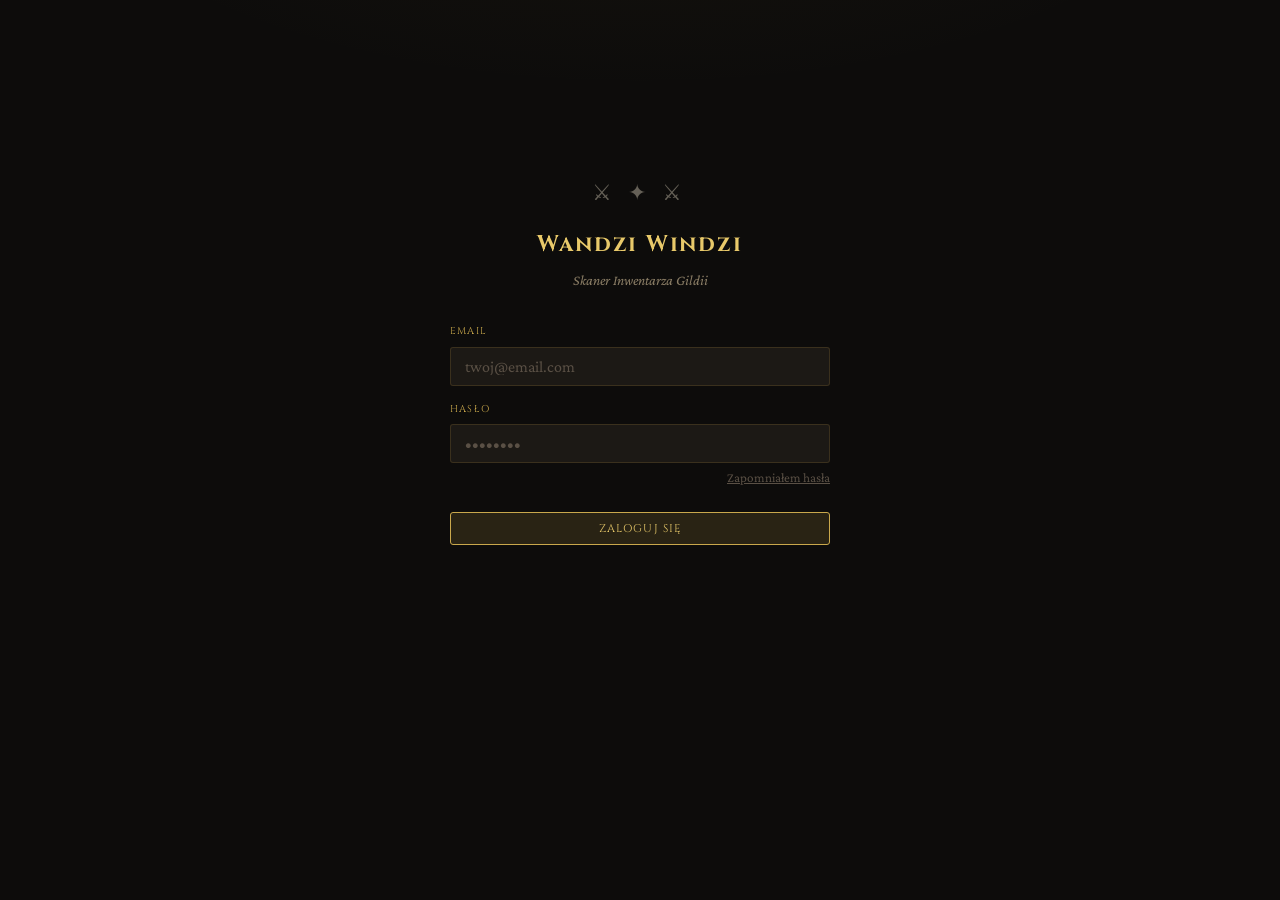
<file: index (4).html>
<!DOCTYPE html>
<html lang="pl">
<head>
<meta charset="UTF-8">
<meta name="viewport" content="width=device-width, initial-scale=1.0">
<title>Wandzi Windzi — Skaner Inwentarza</title>
<link href="https://fonts.googleapis.com/css2?family=Cinzel:wght@400;600&family=Crimson+Pro:ital,wght@0,300;0,400;1,300&display=swap" rel="stylesheet">
<style>
:root{--bg:#0d0c0b;--bg2:#141210;--bg3:#1c1915;--border:rgba(180,140,60,0.2);--border-h:rgba(180,140,60,0.5);--gold:#c9a84c;--gold-l:#e8c96a;--gold-d:rgba(201,168,76,0.15);--text:#e8dfc8;--text-d:#8a7d65;--text-m:#5a5045;--ok:rgba(90,138,74,0.15);--ok-t:#7abf65;--ok-b:rgba(90,138,74,0.3);--err:rgba(138,50,50,0.15);--err-t:#c97070;--err-b:rgba(138,50,50,0.3);--warn:rgba(138,106,42,0.15);--warn-t:#c9944c;--warn-b:rgba(138,106,42,0.3);}
*{box-sizing:border-box;margin:0;padding:0;}
body{background:var(--bg);color:var(--text);font-family:'Crimson Pro',Georgia,serif;font-size:17px;line-height:1.6;min-height:100vh;background-image:radial-gradient(ellipse 80% 50% at 50% -20%,rgba(180,140,60,0.06) 0%,transparent 60%);}
.app{max-width:1200px;margin:0 auto;padding:1.5rem 1.5rem 4rem;}

/* Header */
header{display:flex;align-items:center;justify-content:space-between;padding-bottom:1.2rem;border-bottom:1px solid var(--border);margin-bottom:1.5rem;flex-wrap:wrap;gap:1rem;}
.header-title{text-align:center;flex:1;}
.header-title p{font-size:0.8rem;letter-spacing:0.15em;color:var(--text-d);margin-bottom:0.15rem;}
.header-title h1{font-family:'Cinzel',serif;font-size:1.7rem;font-weight:600;color:var(--gold-l);letter-spacing:0.08em;}
.header-user{display:flex;align-items:center;gap:10px;font-size:0.85rem;color:var(--text-d);}
.header-user strong{color:var(--gold);font-weight:400;}

/* Login */
#login-screen{display:flex;align-items:center;justify-content:center;min-height:80vh;}
.login-box{width:100%;max-width:380px;text-align:center;}
.login-box h2{font-family:'Cinzel',serif;font-size:1.4rem;color:var(--gold-l);margin-bottom:0.4rem;letter-spacing:0.08em;}
.login-box p{color:var(--text-d);font-size:0.9rem;margin-bottom:2rem;font-style:italic;}
.login-field{margin-bottom:1rem;text-align:left;}
.login-field label{display:block;font-family:'Cinzel',serif;font-size:0.62rem;letter-spacing:0.12em;color:var(--gold);text-transform:uppercase;margin-bottom:0.4rem;}
.login-field input{width:100%;background:var(--bg3);border:1px solid var(--border);border-radius:3px;color:var(--text);font-family:'Crimson Pro',serif;font-size:1rem;padding:10px 14px;outline:none;transition:border-color 0.15s;}
.login-field input:focus{border-color:var(--gold);}
.login-field input::placeholder{color:var(--text-m);}
.forgot-link{font-size:0.82rem;color:var(--text-m);cursor:pointer;text-decoration:underline;display:block;text-align:right;margin-top:4px;}
.forgot-link:hover{color:var(--gold);}

/* Nav */
nav{display:flex;gap:0;border-bottom:1px solid var(--border);margin-bottom:1.5rem;flex-wrap:wrap;}
.nav-tab{font-family:'Cinzel',serif;font-size:0.7rem;letter-spacing:0.1em;text-transform:uppercase;padding:9px 18px;cursor:pointer;border-bottom:2px solid transparent;color:var(--text-d);transition:all 0.15s;white-space:nowrap;}
.nav-tab.active{border-bottom-color:var(--gold);color:var(--gold-l);}
.nav-tab:hover:not(.active){color:var(--text);}
.nav-tab.admin-t{color:var(--warn-t);}
.nav-tab.admin-t.active{border-bottom-color:var(--warn-t);}
.tab-content{display:none;}
.tab-content.active{display:block;}

/* Shared */
.section-label{font-family:'Cinzel',serif;font-size:0.65rem;letter-spacing:0.15em;color:var(--gold);text-transform:uppercase;margin-bottom:0.6rem;display:flex;align-items:center;gap:10px;}
.section-label::after{content:'';flex:1;height:1px;background:var(--border);}
.panel{background:var(--bg2);border:1px solid var(--border);border-radius:4px;padding:1.1rem 1.4rem;margin-bottom:1.2rem;}
.field label{display:block;font-family:'Cinzel',serif;font-size:0.62rem;letter-spacing:0.12em;color:var(--gold);text-transform:uppercase;margin-bottom:0.4rem;}
.field input,.field select,.field textarea{width:100%;background:var(--bg3);border:1px solid var(--border);border-radius:3px;color:var(--text);font-family:'Crimson Pro',serif;font-size:0.95rem;padding:7px 11px;outline:none;transition:border-color 0.15s;}
.field input:focus,.field select:focus,.field textarea:focus{border-color:var(--gold);}
.field input::placeholder{color:var(--text-m);}
.field select option{background:var(--bg2);}
.hint{font-size:0.8rem;color:var(--text-m);margin-top:3px;font-style:italic;}
.row2{display:grid;grid-template-columns:1fr 1fr;gap:1rem;}
@media(max-width:500px){.row2{grid-template-columns:1fr;}}

button{font-family:'Cinzel',serif;font-size:0.7rem;letter-spacing:0.1em;text-transform:uppercase;padding:8px 18px;border-radius:3px;border:1px solid var(--border-h);background:transparent;color:var(--text);cursor:pointer;transition:all 0.15s;}
button:hover{background:var(--gold-d);border-color:var(--gold);color:var(--gold-l);}
button:disabled{opacity:0.3;cursor:not-allowed;pointer-events:none;}
button.primary{background:var(--gold-d);border-color:var(--gold);color:var(--gold-l);}
button.primary:hover{background:rgba(201,168,76,0.3);}
button.danger{border-color:var(--err-b);color:var(--err-t);}
button.danger:hover{background:var(--err);}
button.warn-btn{border-color:var(--warn-b);color:var(--warn-t);}
button.warn-btn:hover{background:var(--warn);}
button.sm{padding:4px 10px;font-size:0.62rem;}
.btn-row{display:flex;gap:8px;flex-wrap:wrap;margin-top:0.8rem;}

.status-bar{margin-top:0.7rem;font-size:0.88rem;color:var(--text-d);font-style:italic;min-height:1.3rem;display:flex;align-items:center;gap:8px;}
.spinner{width:13px;height:13px;border:2px solid var(--border);border-top-color:var(--gold);border-radius:50%;display:none;animation:spin 0.7s linear infinite;flex-shrink:0;}
@keyframes spin{to{transform:rotate(360deg);}}
.msg{border-radius:3px;padding:0.6rem 1rem;font-size:0.88rem;margin-top:0.7rem;display:none;}
.msg.ok{background:var(--ok);border:1px solid var(--ok-b);color:var(--ok-t);}
.msg.err{background:var(--err);border:1px solid var(--err-b);color:var(--err-t);}

/* Upload */
.upload-zone{border:1px dashed var(--border-h);border-radius:4px;padding:1.8rem 1rem;text-align:center;cursor:pointer;transition:all 0.2s;background:var(--bg3);}
.upload-zone:hover,.upload-zone.drag{border-color:var(--gold);background:var(--gold-d);}
.upload-zone p{color:var(--text-d);font-size:0.92rem;}
.previews{display:flex;flex-wrap:wrap;gap:8px;margin-top:0.8rem;}
.preview-item{position:relative;}
.preview-item img{height:80px;border-radius:3px;border:1px solid var(--border);display:block;}
.preview-item .rm{position:absolute;top:-5px;right:-5px;width:18px;height:18px;border-radius:50%;padding:0;font-size:10px;line-height:1;border:1px solid var(--border-h);background:var(--bg2);color:var(--text-d);cursor:pointer;font-family:sans-serif;}

/* Scan results */
.results-hdr{display:grid;grid-template-columns:1fr 70px 110px;gap:6px;padding:5px 10px;font-family:'Cinzel',serif;font-size:0.6rem;letter-spacing:0.08em;color:var(--text-m);text-transform:uppercase;border-bottom:1px solid var(--border);}
.result-row{display:grid;grid-template-columns:1fr 70px 110px;gap:6px;padding:6px 10px;border-bottom:1px solid rgba(180,140,60,0.07);font-size:0.9rem;align-items:center;}
.result-row:last-child{border-bottom:none;}
.qty{text-align:right;color:var(--gold-l);font-weight:300;}
.badge{font-family:'Cinzel',serif;font-size:0.58rem;letter-spacing:0.06em;padding:2px 7px;border-radius:2px;text-transform:uppercase;display:inline-block;}
.badge.ok{background:var(--ok);color:var(--ok-t);border:1px solid var(--ok-b);}
.sub-name{font-size:0.78rem;color:var(--text-d);}

/* Sheet */
.sheet-controls{display:flex;gap:10px;align-items:center;margin-bottom:1rem;flex-wrap:wrap;}
.search-wrap{flex:1;min-width:180px;position:relative;}
.search-wrap input{width:100%;background:var(--bg3);border:1px solid var(--border);border-radius:3px;color:var(--text);font-family:'Crimson Pro',serif;font-size:0.92rem;padding:7px 11px 7px 30px;outline:none;}
.search-wrap input:focus{border-color:var(--gold);}
.search-wrap::before{content:'⌕';position:absolute;left:9px;top:50%;transform:translateY(-50%);color:var(--text-m);font-size:15px;pointer-events:none;}
.cat-filter{display:flex;gap:6px;flex-wrap:wrap;margin-bottom:0.8rem;}
.cat-btn{font-family:'Cinzel',serif;font-size:0.58rem;letter-spacing:0.08em;text-transform:uppercase;padding:4px 10px;border-radius:2px;border:1px solid var(--border);background:transparent;color:var(--text-d);cursor:pointer;transition:all 0.12s;}
.cat-btn:hover{border-color:var(--gold);color:var(--gold);}
.cat-btn.active{background:var(--gold-d);border-color:var(--gold);color:var(--gold-l);}
.table-wrap{overflow-x:auto;border:1px solid var(--border);border-radius:4px;}
table{width:100%;border-collapse:collapse;font-size:0.88rem;}
thead th{font-family:'Cinzel',serif;font-size:0.6rem;letter-spacing:0.07em;text-transform:uppercase;color:var(--gold);padding:7px 10px;text-align:left;background:var(--bg2);border-bottom:1px solid var(--border);white-space:nowrap;cursor:pointer;user-select:none;}
thead th:hover{color:var(--gold-l);}
thead th.sorted{color:var(--gold-l);}
.sort-arr{margin-left:3px;opacity:0.5;font-size:0.65rem;}
thead th.sorted .sort-arr{opacity:1;}
tbody tr{border-bottom:1px solid rgba(180,140,60,0.07);}
tbody tr:last-child{border-bottom:none;}
tbody tr:hover{background:var(--bg3);}
tbody td{padding:5px 10px;color:var(--text);}
tbody td.num{text-align:right;color:var(--gold-l);font-weight:300;}
tbody td.cat-cell{font-size:0.75rem;color:var(--text-m);}
.empty-row td{text-align:center;color:var(--text-m);font-style:italic;padding:2rem;}

/* Characters */
.char-grid{display:grid;grid-template-columns:repeat(auto-fill,minmax(220px,1fr));gap:10px;margin-bottom:1rem;}
.char-card{background:var(--bg3);border:1px solid var(--border);border-radius:4px;padding:12px 14px;display:flex;align-items:center;justify-content:space-between;}
.char-info .char-name{font-size:1rem;font-weight:400;}
.char-info .char-owner{font-size:0.78rem;color:var(--text-m);font-style:italic;}
.add-row{display:flex;gap:8px;margin-top:0.5rem;}
.add-row input{flex:1;background:var(--bg3);border:1px solid var(--border);border-radius:3px;color:var(--text);font-family:'Crimson Pro',serif;font-size:0.95rem;padding:7px 11px;outline:none;}
.add-row input:focus{border-color:var(--gold);}

/* Admin */
.lock-screen{text-align:center;padding:3rem 1rem;}
.lock-screen h2{font-family:'Cinzel',serif;color:var(--warn-t);font-size:1.1rem;margin-bottom:1.2rem;letter-spacing:0.1em;}
.lock-screen input{background:var(--bg3);border:1px solid var(--warn-b);border-radius:3px;color:var(--text);font-family:'Crimson Pro',serif;font-size:1rem;padding:9px 14px;outline:none;width:240px;text-align:center;}
.lock-screen input:focus{border-color:var(--warn-t);}
.admin-label{font-family:'Cinzel',serif;font-size:0.65rem;letter-spacing:0.15em;color:var(--warn-t);text-transform:uppercase;margin-bottom:0.6rem;display:flex;align-items:center;gap:10px;}
.admin-label::after{content:'';flex:1;height:1px;background:var(--warn-b);}
.admin-tabs{display:flex;gap:0;border-bottom:1px solid var(--warn-b);margin-bottom:1.2rem;}
.admin-tab{font-family:'Cinzel',serif;font-size:0.65rem;letter-spacing:0.1em;text-transform:uppercase;padding:7px 14px;cursor:pointer;border-bottom:2px solid transparent;color:var(--text-m);transition:all 0.15s;}
.admin-tab.active{border-bottom-color:var(--warn-t);color:var(--warn-t);}
.admin-content{display:none;}
.admin-content.active{display:block;}
.owner-row,.item-row{display:flex;align-items:center;justify-content:space-between;padding:8px 12px;background:var(--bg3);border:1px solid var(--border);border-radius:3px;margin-bottom:6px;gap:8px;flex-wrap:wrap;}
.owner-info,.item-info{flex:1;}
.owner-name{font-size:0.95rem;}
.owner-meta,.item-cat{font-size:0.78rem;color:var(--text-m);font-style:italic;}
.owner-actions,.item-actions{display:flex;gap:6px;flex-wrap:wrap;}
.inline-edit{width:65px;background:var(--bg3);border:1px solid var(--gold);border-radius:2px;color:var(--text);font-size:0.85rem;padding:2px 5px;text-align:right;outline:none;font-family:'Crimson Pro',serif;}
td.editable{cursor:pointer;position:relative;}
td.editable:hover{background:rgba(180,140,60,0.08);}
td.editable:hover::after{content:'✎';position:absolute;right:4px;top:50%;transform:translateY(-50%);font-size:0.65rem;color:var(--text-m);}

footer{margin-top:3rem;text-align:center;font-size:0.78rem;color:var(--text-m);font-style:italic;border-top:1px solid var(--border);padding-top:1.2rem;}
</style>
</head>
<body>

<!-- LOGIN -->
<div id="login-screen">
  <div class="login-box">
    <div style="font-size:1.4rem;letter-spacing:6px;opacity:0.4;margin-bottom:1rem;">⚔ ✦ ⚔</div>
    <h2>Wandzi Windzi</h2>
    <p>Skaner Inwentarza Gildii</p>
    <div id="login-form">
      <div class="login-field">
        <label>Email</label>
        <input type="email" id="login-email" placeholder="twoj@email.com" onkeydown="if(event.key==='Enter')doLogin()">
      </div>
      <div class="login-field">
        <label>Hasło</label>
        <input type="password" id="login-pwd" placeholder="••••••••" onkeydown="if(event.key==='Enter')doLogin()">
        <span class="forgot-link" onclick="showForgot()">Zapomniałem hasła</span>
      </div>
      <button class="primary" style="width:100%;margin-top:0.5rem;" onclick="doLogin()">Zaloguj się</button>
      <div class="msg err" id="login-err"></div>
    </div>
    <div id="forgot-form" style="display:none;">
      <div class="login-field">
        <label>Twój email</label>
        <input type="email" id="forgot-email" placeholder="twoj@email.com" onkeydown="if(event.key==='Enter')doForgot()">
      </div>
      <button class="primary" style="width:100%;margin-top:0.5rem;" onclick="doForgot()">Wyślij link resetujący</button>
      <div class="msg ok" id="forgot-ok"></div>
      <div class="msg err" id="forgot-err"></div>
      <span class="forgot-link" style="margin-top:0.8rem;display:block;" onclick="showLogin()">← Wróć do logowania</span>
    </div>
    <div id="reset-form" style="display:none;">
      <div class="login-field">
        <label>Nowe hasło</label>
        <input type="password" id="reset-pwd" placeholder="min. 6 znaków" onkeydown="if(event.key==='Enter')doReset()">
      </div>
      <button class="primary" style="width:100%;margin-top:0.5rem;" onclick="doReset()">Ustaw nowe hasło</button>
      <div class="msg ok" id="reset-ok"></div>
      <div class="msg err" id="reset-err"></div>
    </div>
  </div>
</div>

<!-- APP -->
<div id="app-screen" style="display:none;">
<div class="app">
  <header>
    <div style="width:180px;"></div>
    <div class="header-title">
      <p>Wandzi Windzi</p>
      <h1>Skaner Inwentarza</h1>
    </div>
    <div class="header-user">
      <span>Zalogowano jako <strong id="user-display"></strong></span>
      <button class="sm" onclick="doLogout()">Wyloguj</button>
    </div>
  </header>

  <nav id="main-nav">
    <div class="nav-tab active" onclick="switchTab('scan')">⟳ Skanuj</div>
    <div class="nav-tab" onclick="switchTab('sheet')">⊞ Arkusz</div>
    <div class="nav-tab" onclick="switchTab('chars')">⚔ Postacie</div>
    <div class="nav-tab admin-t" id="admin-nav-tab" style="display:none;" onclick="switchTab('admin')">⚙ Admin</div>
  </nav>

  <!-- SCAN -->
  <div id="tab-scan" class="tab-content active">
    <div class="section-label">Postać</div>
    <div class="panel">
      <div class="field">
        <label>Wybierz postać</label>
        <select id="char-select"><option value="">— wybierz —</option></select>
      </div>
    </div>
    <div class="section-label">Zrzuty ekranu</div>
    <div class="panel">
      <div class="upload-zone" id="upload-zone" onclick="document.getElementById('file-input').click()">
        <input type="file" id="file-input" accept="image/*" multiple onchange="handleFiles(event)" style="display:none">
        <p><strong>Kliknij, przeciągnij lub wklej</strong> zrzuty ekranu (Ctrl+V)</p>
        <p style="font-size:0.82rem;margin-top:3px;">PNG, JPG, WebP · wiele plików naraz</p>
      </div>
      <div class="previews" id="previews"></div>
    </div>
    <div class="btn-row">
      <button class="primary" id="scan-btn" onclick="runScan()" disabled>⟳ Skanuj inwentarz</button>
      <button id="save-btn" onclick="saveResults()" disabled>✓ Zapisz do bazy</button>
      <button id="csv-btn" onclick="copyCSV()" disabled>⎘ Kopiuj CSV</button>
    </div>
    <div class="status-bar"><div class="spinner" id="scan-spinner"></div><span id="scan-status"></span></div>
    <div class="msg ok" id="scan-ok"></div>
    <div class="msg err" id="scan-err"></div>
    <div id="scan-results" style="display:none;margin-top:1.2rem;">
      <div class="section-label">Dopasowane</div>
      <div class="panel" style="padding:0;">
        <div class="results-hdr"><span>Przedmiot</span><span style="text-align:right;">Ilość</span><span>Kategoria</span></div>
        <div id="results-body"></div>
      </div>
      <div id="unknown-wrap" style="display:none;margin-top:0.8rem;">
        <div class="section-label">Nierozpoznane — pominięto</div>
        <div class="panel" style="padding:0.7rem 1.2rem;">
          <p class="hint" style="margin-bottom:0.6rem;">Nie znaleziono w bazie surowców. Admin może dodać aliasy.</p>
          <div id="unknown-body"></div>
        </div>
      </div>
    </div>
  </div>

  <!-- SHEET -->
  <div id="tab-sheet" class="tab-content">
    <div class="sheet-controls">
      <div class="search-wrap"><input type="text" id="search-input" placeholder="Szukaj przedmiotu..." oninput="renderSheet()"></div>
      <button onclick="loadSheet()">↺ Odśwież</button>
      <button onclick="exportCSV()">↓ CSV</button>
    </div>
    <div class="cat-filter" id="cat-filter"></div>
    <div class="status-bar"><div class="spinner" id="sheet-spinner"></div><span id="sheet-status"></span></div>
    <div class="table-wrap">
      <table><thead id="sheet-head"></thead><tbody id="sheet-body"></tbody></table>
    </div>
  </div>

  <!-- CHARS -->
  <div id="tab-chars" class="tab-content">
    <div class="section-label">Moje postacie</div>
    <div class="panel">
      <div class="char-grid" id="char-grid"></div>
      <div class="add-row">
        <input type="text" id="new-char-input" placeholder="Nazwa nowej postaci..." onkeydown="if(event.key==='Enter')addCharacter()">
        <button class="primary" onclick="addCharacter()">+ Dodaj</button>
      </div>
      <div class="msg ok" id="char-ok"></div>
      <div class="msg err" id="char-err"></div>
    </div>
  </div>

  <!-- ADMIN -->
  <div id="tab-admin" class="tab-content">
    <div style="display:flex;align-items:center;justify-content:space-between;margin-bottom:1.2rem;flex-wrap:wrap;gap:8px;">
      <div class="admin-label" style="margin:0;flex:1;">Panel Administratora</div>
      <button class="sm" onclick="loadAdminData()">↺ Odśwież</button>
    </div>
    <div class="msg ok" id="admin-ok"></div>
    <div class="msg err" id="admin-err"></div>
    <div class="admin-tabs">
      <div class="admin-tab active" onclick="switchAdminTab('owners')">Użytkownicy</div>
      <div class="admin-tab" onclick="switchAdminTab('items')">Surowce</div>
      <div class="admin-tab" onclick="switchAdminTab('inventory')">Inwentarz</div>
    </div>

    <!-- Owners -->
    <div id="atab-owners" class="admin-content active">
      <div id="owners-list"></div>
      <div class="admin-label" style="margin-top:1.2rem;">Dodaj użytkownika</div>
      <div class="panel">
        <div class="row2">
          <div class="field"><label>Nazwa użytkownika</label><input type="text" id="new-owner-username" placeholder="np. Wandzia"></div>
          <div class="field"><label>Email</label><input type="email" id="new-owner-email" placeholder="email@..."></div>
        </div>
        <div class="row2" style="margin-top:0.8rem;">
          <div class="field"><label>Hasło</label><input type="password" id="new-owner-pwd" placeholder="min. 6 znaków"></div>
          <div class="field"><label>Rola</label>
            <select id="new-owner-role"><option value="owner">Owner</option><option value="admin">Admin</option></select>
          </div>
        </div>
        <div class="btn-row"><button class="primary warn-btn" onclick="createOwner()">+ Utwórz konto</button></div>
      </div>
    </div>

    <!-- Items -->
    <div id="atab-items" class="admin-content">
      <div class="sheet-controls" style="margin-bottom:0.8rem;">
        <div class="search-wrap"><input type="text" id="item-search" placeholder="Szukaj surowca..." oninput="renderItemsAdmin()"></div>
        <select id="item-cat-filter" onchange="renderItemsAdmin()" style="background:var(--bg3);border:1px solid var(--border);border-radius:3px;color:var(--text);font-family:'Crimson Pro',serif;font-size:0.92rem;padding:7px 11px;outline:none;">
          <option value="">Wszystkie kategorie</option>
        </select>
      </div>
      <div id="items-list" style="max-height:400px;overflow-y:auto;border:1px solid var(--border);border-radius:4px;"></div>
      <div class="admin-label" style="margin-top:1.2rem;">Dodaj surowiec</div>
      <div class="panel">
        <div class="row2">
          <div class="field"><label>Nazwa</label><input type="text" id="new-item-name" placeholder="np. Bryłka platyny"></div>
          <div class="field"><label>Kategoria</label><input type="text" id="new-item-cat" placeholder="np. KOPALINY"></div>
        </div>
        <div class="field" style="margin-top:0.8rem;"><label>Aliasy (oddzielone przecinkami)</label><input type="text" id="new-item-aliases" placeholder="np. Brylka platyny, Bryłka plat..."></div>
        <div class="btn-row"><button class="primary warn-btn" onclick="createItem()">+ Dodaj surowiec</button></div>
      </div>
    </div>

    <!-- Inventory -->
    <div id="atab-inventory" class="admin-content">
      <div class="field" style="margin-bottom:1rem;max-width:300px;">
        <label>Wybierz postać</label>
        <select id="admin-char-select" onchange="loadAdminInventory()"><option value="">— wybierz —</option></select>
      </div>
      <div id="admin-inv-wrap"></div>
    </div>
  </div>

</div>
<footer>Dane przechowywane na wspólnym serwerze gildii · Wandzi Windzi</footer>
</div>

<script>
const PROXY = 'https://windzia-production.up.railway.app';

// ── State ─────────────────────────────────────────────
let token = localStorage.getItem('ww_token') || '';
let currentUser = null;
let images = [];
let scanMatched = [], scanUnmatched = [];
let sheetData = null;
let sortCol = 0, sortAsc = true;
let activeCategory = '';
let allItemsAdmin = [];

// ── API helper ────────────────────────────────────────
async function api(path, opts={}) {
  const headers = {'Content-Type':'application/json', ...(token ? {'Authorization':'Bearer '+token} : {})};
  const res = await fetch(PROXY + path, {headers, ...opts,
    body: opts.body ? (typeof opts.body === 'string' ? opts.body : JSON.stringify(opts.body)) : undefined});
  if (res.status === 401) { doLogout(); throw new Error('Sesja wygasła'); }
  return res.json();
}

// ── Init ──────────────────────────────────────────────
async function init() {
  const urlParams = new URLSearchParams(window.location.search);
  const resetToken = urlParams.get('reset');
  if (resetToken) { showResetForm(resetToken); return; }
  if (token) {
    try {
      const data = await api('/auth/me');
      if (data.id) { currentUser = data; showApp(); return; }
    } catch(e) {}
  }
  showLogin();
}

// ── Login/Auth ────────────────────────────────────────
function showLogin() {
  document.getElementById('login-screen').style.display = 'flex';
  document.getElementById('app-screen').style.display = 'none';
  document.getElementById('login-form').style.display = 'block';
  document.getElementById('forgot-form').style.display = 'none';
  document.getElementById('reset-form').style.display = 'none';
}
function showForgot() {
  document.getElementById('login-form').style.display = 'none';
  document.getElementById('forgot-form').style.display = 'block';
}
function showLogin2() { showLogin(); }
function showLogin_back() {
  document.getElementById('forgot-form').style.display = 'none';
  document.getElementById('login-form').style.display = 'block';
}
function showResetForm(t) {
  document.getElementById('login-screen').style.display = 'flex';
  document.getElementById('login-form').style.display = 'none';
  document.getElementById('forgot-form').style.display = 'none';
  document.getElementById('reset-form').style.display = 'block';
  document.getElementById('reset-form').dataset.token = t;
}

async function doLogin() {
  const email = document.getElementById('login-email').value.trim();
  const pwd = document.getElementById('login-pwd').value;
  const errEl = document.getElementById('login-err');
  errEl.style.display = 'none';
  try {
    const data = await api('/auth/login', {method:'POST', body:{email, password:pwd}});
    if (data.error) throw new Error(data.error);
    token = data.token;
    localStorage.setItem('ww_token', token);
    currentUser = {id: data.id, username: data.username, role: data.role};
    showApp();
  } catch(e) { errEl.textContent = e.message; errEl.style.display = 'block'; }
}

async function doForgot() {
  const email = document.getElementById('forgot-email').value.trim();
  const ok = document.getElementById('forgot-ok');
  const err = document.getElementById('forgot-err');
  ok.style.display = 'none'; err.style.display = 'none';
  try {
    await api('/auth/forgot-password', {method:'POST', body:{email}});
    ok.textContent = 'Link wysłany! Sprawdź swoją skrzynkę email.';
    ok.style.display = 'block';
  } catch(e) { err.textContent = e.message; err.style.display = 'block'; }
}

async function doReset() {
  const pwd = document.getElementById('reset-pwd').value;
  const t = document.getElementById('reset-form').dataset.token;
  const ok = document.getElementById('reset-ok');
  const err = document.getElementById('reset-err');
  ok.style.display = 'none'; err.style.display = 'none';
  try {
    const data = await api('/auth/reset-password', {method:'POST', body:{token:t, password:pwd}});
    if (data.error) throw new Error(data.error);
    ok.textContent = 'Hasło zmienione! Możesz się teraz zalogować.';
    ok.style.display = 'block';
    setTimeout(() => { window.history.replaceState({}, '', window.location.pathname); showLogin(); }, 2000);
  } catch(e) { err.textContent = e.message; err.style.display = 'block'; }
}

function doLogout() {
  token = ''; localStorage.removeItem('ww_token'); currentUser = null;
  showLogin();
}

function showApp() {
  document.getElementById('login-screen').style.display = 'none';
  document.getElementById('app-screen').style.display = 'block';
  document.getElementById('user-display').textContent = currentUser.username +
    (currentUser.role === 'admin' ? ' (admin)' : '');
  if (currentUser.role === 'admin') document.getElementById('admin-nav-tab').style.display = 'block';
  loadCharacters();
  loadSheet();
}

// ── Tabs ──────────────────────────────────────────────
function switchTab(name) {
  ['scan','sheet','chars','admin'].forEach(t => {
    document.getElementById('tab-'+t).classList.toggle('active', t===name);
  });
  document.querySelectorAll('.nav-tab').forEach((el,i) => {
    el.classList.toggle('active', ['scan','sheet','chars','admin'][i]===name);
  });
  if (name==='sheet') loadSheet();
  if (name==='chars') loadCharacters();
  if (name==='admin') loadAdminData();
}

function switchAdminTab(name) {
  ['owners','items','inventory'].forEach(t => {
    document.getElementById('atab-'+t).classList.toggle('active', t===name);
    document.querySelectorAll('.admin-tab').forEach((el,i) => {
      el.classList.toggle('active', ['owners','items','inventory'][i]===name);
    });
  });
}

// ── Messages ──────────────────────────────────────────
function setScanStatus(msg,loading){
  document.getElementById('scan-status').textContent=msg;
  document.getElementById('scan-spinner').style.display=loading?'block':'none';
  document.getElementById('scan-ok').style.display='none';
  document.getElementById('scan-err').style.display='none';
}
function scanOk(msg){const e=document.getElementById('scan-ok');e.textContent=msg;e.style.display='block';document.getElementById('scan-status').textContent='';document.getElementById('scan-spinner').style.display='none';}
function scanErr(msg){const e=document.getElementById('scan-err');e.textContent=msg;e.style.display='block';document.getElementById('scan-status').textContent='';document.getElementById('scan-spinner').style.display='none';}
function adminOk(msg){const e=document.getElementById('admin-ok');e.textContent=msg;e.style.display='block';setTimeout(()=>e.style.display='none',3000);}
function adminErr(msg){const e=document.getElementById('admin-err');e.textContent=msg;e.style.display='block';}

// ── Images ────────────────────────────────────────────
function handleFiles(e){Array.from(e.target.files).forEach(addImage);}
function addImage(file){
  const mime=file.type||'image/png', reader=new FileReader();
  reader.onload=ev=>{
    const id=Date.now()+Math.random();
    images.push({id,data:ev.target.result.split(',')[1],mime_type:mime,dataUrl:ev.target.result});
    renderPreviews();
    document.getElementById('scan-btn').disabled=false;
    setScanStatus(images.length+' zrzut(ów) wczytanych.');
  };
  reader.readAsDataURL(file);
}
function removeImage(id){
  images=images.filter(i=>i.id!==id); renderPreviews();
  if(!images.length){document.getElementById('scan-btn').disabled=true;setScanStatus('');}
  else setScanStatus(images.length+' zrzut(ów) wczytanych.');
}
function renderPreviews(){
  const el=document.getElementById('previews'); el.innerHTML='';
  images.forEach(img=>{
    const w=document.createElement('div'); w.className='preview-item';
    w.innerHTML=`<img src="${img.dataUrl}"><button class="rm" onclick="removeImage(${img.id})">✕</button>`;
    el.appendChild(w);
  });
}
document.addEventListener('paste',e=>{
  if(document.getElementById('app-screen').style.display==='none') return;
  Array.from(e.clipboardData.items).filter(i=>i.type.startsWith('image/')).forEach(i=>addImage(i.getAsFile()));
});
const zone=document.getElementById('upload-zone');
zone.addEventListener('dragover',e=>{e.preventDefault();zone.classList.add('drag');});
zone.addEventListener('dragleave',()=>zone.classList.remove('drag'));
zone.addEventListener('drop',e=>{e.preventDefault();zone.classList.remove('drag');Array.from(e.dataTransfer.files).filter(f=>f.type.startsWith('image/')).forEach(addImage);});

// ── Scan ──────────────────────────────────────────────
async function runScan(){
  if(!images.length) return;
  const charId = document.getElementById('char-select').value;
  if(!charId){scanErr('Wybierz postać przed skanowaniem.');return;}
  document.getElementById('scan-btn').disabled=true;
  setScanStatus('Skanowanie '+images.length+' zrzut(ów)...',true);
  scanMatched=[]; scanUnmatched=[];
  try{
    const data=await api('/scan',{method:'POST',body:{
      images:images.map(i=>({data:i.data,mime_type:i.mime_type})),
      character_id:parseInt(charId)
    }});
    if(data.error) throw new Error(data.error);
    scanMatched=data.matched||[];
    scanUnmatched=data.unmatched||[];
    renderScanResults();
    document.getElementById('save-btn').disabled=false;
    document.getElementById('csv-btn').disabled=false;
  }catch(e){scanErr('Błąd: '+e.message);}
  finally{document.getElementById('scan-btn').disabled=false;}
}

function renderScanResults(){
  const body=document.getElementById('results-body');
  const unknownBody=document.getElementById('unknown-body');
  body.innerHTML=''; unknownBody.innerHTML='';
  scanMatched.forEach(item=>{
    const row=document.createElement('div'); row.className='result-row';
    row.innerHTML=`<div><div>${item.name}</div>${item.raw_name!==item.name?`<div class="sub-name">→ z: ${item.raw_name}</div>`:''}</div><div class="qty">${item.quantity}</div><div class="cat-cell">${item.category}</div>`;
    body.appendChild(row);
  });
  document.getElementById('scan-results').style.display='block';
  const matched=scanMatched.length, unmatched=scanUnmatched.length;
  if(unmatched){
    scanUnmatched.forEach(item=>{
      const row=document.createElement('div');
      row.style.cssText='display:flex;justify-content:space-between;padding:5px 0;border-bottom:1px solid rgba(180,140,60,0.07);font-size:0.9rem;';
      row.innerHTML=`<span>${item.raw_name}</span><span style="color:var(--gold-l);margin-left:1rem;">${item.quantity}</span>`;
      unknownBody.appendChild(row);
    });
    document.getElementById('unknown-wrap').style.display='block';
  } else document.getElementById('unknown-wrap').style.display='none';
  setScanStatus(matched+' dopasowanych · '+unmatched+' pominięto.');
}

async function saveResults(){
  const charId=document.getElementById('char-select').value;
  if(!charId||!scanMatched.length){scanErr('Brak danych do zapisania.');return;}
  document.getElementById('save-btn').disabled=true;
  setScanStatus('Zapisywanie...',true);
  try{
    const data=await api('/scan',{method:'POST',body:{
      images:images.map(i=>({data:i.data,mime_type:i.mime_type})),
      character_id:parseInt(charId), save:true
    }});
    if(data.error) throw new Error(data.error);
    scanOk('Zapisano '+scanMatched.length+' przedmiotów.');
  }catch(e){scanErr('Błąd: '+e.message);}
  finally{document.getElementById('save-btn').disabled=false;}
}

function copyCSV(){
  let csv='Przedmiot,Kategoria,Ilość\n';
  scanMatched.forEach(i=>{csv+=`"${i.name}","${i.category}",${i.quantity}\n`;});
  navigator.clipboard.writeText(csv).then(()=>scanOk('CSV skopiowano.'));
}

// ── Characters ────────────────────────────────────────
async function loadCharacters(){
  try{
    const chars=await api('/characters');
    if(!Array.isArray(chars)){console.error('Bad response:',chars);return;}
    renderCharGrid(chars);
    const sel=document.getElementById('char-select');
    const adminSel=document.getElementById('admin-char-select');
    const prev=sel.value;
    sel.innerHTML='<option value="">— wybierz —</option>';
    adminSel.innerHTML='<option value="">— wybierz —</option>';
    chars.forEach(c=>{
      [sel,adminSel].forEach(s=>{
        const o=document.createElement('option');
        o.value=c.id;
        o.textContent=c.name+(currentUser&&currentUser.role==='admin'&&c.owner_username?' ('+c.owner_username+')':'');
        if(String(c.id)===prev) o.selected=true;
        s.appendChild(o);
      });
    });
  }catch(e){console.error('loadCharacters error:',e);}
}

function renderCharGrid(chars){
  const el=document.getElementById('char-grid'); el.innerHTML='';
  if(!chars.length){el.innerHTML='<p style="color:var(--text-m);font-style:italic;padding:0.5rem;">Brak postaci. Dodaj pierwszą poniżej.</p>';return;}
  chars.forEach(c=>{
    const card=document.createElement('div'); card.className='char-card';
    card.innerHTML=`<div class="char-info"><div class="char-name">${c.name}</div><div class="char-owner">${c.owner_username}</div></div>
      <button class="danger sm" onclick="deleteCharacter(${c.id},'${c.name.replace(/'/g,"\\'")}')">Usuń</button>`;
    el.appendChild(card);
  });
}

async function addCharacter(){
  const input=document.getElementById('new-char-input'), name=input.value.trim();
  if(!name) return;
  const ok=document.getElementById('char-ok'), err=document.getElementById('char-err');
  ok.style.display='none'; err.style.display='none';
  try{
    const data=await api('/characters',{method:'POST',body:{name}});
    if(data.error) throw new Error(data.error);
    input.value=''; ok.textContent='Dodano „'+name+'".'; ok.style.display='block';
    await loadCharacters();
  }catch(e){err.textContent='Błąd: '+e.message; err.style.display='block';}
}

async function deleteCharacter(id,name){
  if(!confirm('Usunąć „'+name+'"?')) return;
  await api('/characters/'+id,{method:'DELETE'});
  loadCharacters();
}

// ── Sheet ─────────────────────────────────────────────
async function loadSheet(){
  document.getElementById('sheet-spinner').style.display='block';
  document.getElementById('sheet-status').textContent='Ładowanie...';
  try{
    const cat = activeCategory ? '?category='+encodeURIComponent(activeCategory) : '';
    const data=await api('/inventory'+cat);
    if(data.error) throw new Error(data.error);
    sheetData=data;
    renderCatFilter(sheetData.categories||[]);
    renderSheet();
    document.getElementById('sheet-status').textContent='';
  }catch(e){document.getElementById('sheet-status').textContent='Błąd: '+e.message;}
  finally{document.getElementById('sheet-spinner').style.display='none';}
}

function renderCatFilter(cats){
  const el=document.getElementById('cat-filter'); el.innerHTML='';
  const allBtn=document.createElement('button');
  allBtn.className='cat-btn'+(activeCategory===''?' active':'');
  allBtn.textContent='Wszystkie';
  allBtn.onclick=()=>{activeCategory='';loadSheet();};
  el.appendChild(allBtn);
  cats.forEach(cat=>{
    const btn=document.createElement('button');
    btn.className='cat-btn'+(activeCategory===cat?' active':'');
    btn.textContent=cat;
    btn.onclick=()=>{activeCategory=cat;loadSheet();};
    el.appendChild(btn);
  });
}

function renderSheet(){
  if(!sheetData) return;
  const characters=sheetData.characters||[];
  const items=sheetData.items||[];
  const query=document.getElementById('search-input').value.toLowerCase();
  const filtered=query?items.filter(i=>i.name.toLowerCase().includes(query)):items;
  const sorted=[...filtered].sort((a,b)=>{
    if(sortCol===0) return sortAsc?a.name.localeCompare(b.name,'pl'):b.name.localeCompare(a.name,'pl');
    if(sortCol===1) return sortAsc?a.category.localeCompare(b.category,'pl'):b.category.localeCompare(a.category,'pl');
    const char=characters[sortCol-2];
    const av=a.quantities[String(char.id)]||0, bv=b.quantities[String(char.id)]||0;
    return sortAsc?av-bv:bv-av;
  });

  const head=document.getElementById('sheet-head'); head.innerHTML='';
  const hr=document.createElement('tr');
  ['Przedmiot','Kategoria',...characters.map(c=>c.name)].forEach((col,i)=>{
    const th=document.createElement('th');
    th.innerHTML=col+' <span class="sort-arr">'+(sortCol===i?(sortAsc?'↑':'↓'):'↕')+'</span>';
    if(sortCol===i) th.classList.add('sorted');
    th.onclick=()=>{if(sortCol===i)sortAsc=!sortAsc;else{sortCol=i;sortAsc=true;}renderSheet();};
    hr.appendChild(th);
  });
  head.appendChild(hr);

  const body=document.getElementById('sheet-body'); body.innerHTML='';
  if(!sorted.length){body.innerHTML='<tr class="empty-row"><td colspan="99">Brak wyników</td></tr>';return;}
  sorted.forEach(item=>{
    const tr=document.createElement('tr');
    let html=`<td>${item.name}</td><td class="cat-cell">${item.category}</td>`;
    characters.forEach(c=>{
      const q=item.quantities[String(c.id)];
      html+=`<td class="num">${q||''}</td>`;
    });
    tr.innerHTML=html; body.appendChild(tr);
  });
}

function exportCSV(){
  const cat=activeCategory?'?category='+encodeURIComponent(activeCategory):'';
  window.open(PROXY+'/export'+cat+'&token='+token,'_blank');
}

// ── Admin ─────────────────────────────────────────────
async function loadAdminData(){
  if(currentUser?.role!=='admin') return;
  loadOwners(); loadItemsAdmin(); loadCharacters();
}

async function loadOwners(){
  try{
    const owners=await api('/admin/owners');
    if(owners.error) throw new Error(owners.error);
    renderOwners(owners);
  }catch(e){adminErr('Błąd ładowania użytkowników: '+e.message);}
}

function renderOwners(owners){
  const el=document.getElementById('owners-list'); el.innerHTML='';
  if(!Array.isArray(owners)){el.innerHTML='<p style="color:var(--err-t);padding:0.5rem;">Błąd ładowania.</p>';return;}
  owners.forEach(o=>{
    const row=document.createElement('div'); row.className='owner-row';
    row.innerHTML=`
      <div class="owner-info">
        <div class="owner-name">${o.username} <span style="font-size:0.75rem;color:var(--warn-t);margin-left:6px;">${o.role}</span></div>
        <div class="owner-meta">${o.email} · ${o.character_count} postaci</div>
      </div>
      <div class="owner-actions">
        <button class="sm warn-btn" onclick="resetOwnerPwd(${o.id},'${o.username.replace(/'/g,"\\'")}')">Reset hasła</button>
        <button class="danger sm" onclick="deleteOwner(${o.id},'${o.username.replace(/'/g,"\\'")}')">Usuń</button>
      </div>`;
    el.appendChild(row);
  });
}

async function createOwner(){
  const username=document.getElementById('new-owner-username').value.trim();
  const email=document.getElementById('new-owner-email').value.trim();
  const password=document.getElementById('new-owner-pwd').value;
  const role=document.getElementById('new-owner-role').value;
  if(!username||!email||!password){adminErr('Wypełnij wszystkie pola.');return;}
  try{
    const data=await api('/admin/owners',{method:'POST',body:{username,email,password,role}});
    if(data.error) throw new Error(data.error);
    adminOk('Konto „'+username+'" utworzone.');
    document.getElementById('new-owner-username').value='';
    document.getElementById('new-owner-email').value='';
    document.getElementById('new-owner-pwd').value='';
    loadOwners();
  }catch(e){adminErr('Błąd: '+e.message);}
}

async function resetOwnerPwd(id,name){
  const pwd=prompt('Nowe hasło dla „'+name+'" (min. 6 znaków):');
  if(!pwd||pwd.length<6){alert('Hasło za krótkie.');return;}
  try{
    const data=await api('/admin/owners/'+id+'/reset-password',{method:'PUT',body:{password:pwd}});
    if(data.error) throw new Error(data.error);
    adminOk('Hasło zmienione dla „'+name+'".');
  }catch(e){adminErr('Błąd: '+e.message);}
}

async function deleteOwner(id,name){
  if(!confirm('Usunąć użytkownika „'+name+'" i wszystkie jego dane?')) return;
  await api('/admin/owners/'+id,{method:'DELETE'});
  adminOk('Usunięto „'+name+'".');
  loadOwners();
}

// Items admin
async function loadItemsAdmin(){
  try{
    allItemsAdmin=await api('/items');
    const cats=[...new Set(allItemsAdmin.map(i=>i.category))].sort();
    const sel=document.getElementById('item-cat-filter');
    sel.innerHTML='<option value="">Wszystkie kategorie</option>';
    cats.forEach(c=>{const o=document.createElement('option');o.value=c;o.textContent=c;sel.appendChild(o);});
    renderItemsAdmin();
  }catch(e){adminErr('Błąd ładowania surowców: '+e.message);}
}

function renderItemsAdmin(){
  const query=document.getElementById('item-search').value.toLowerCase();
  const cat=document.getElementById('item-cat-filter').value;
  let items=allItemsAdmin;
  if(query) items=items.filter(i=>i.name.toLowerCase().includes(query)||(i.aliases||[]).some(a=>a.toLowerCase().includes(query)));
  if(cat) items=items.filter(i=>i.category===cat);
  const el=document.getElementById('items-list'); el.innerHTML='';
  if(!items.length){el.innerHTML='<p style="padding:1rem;color:var(--text-m);font-style:italic;">Brak wyników.</p>';return;}
  items.forEach(item=>{
    const row=document.createElement('div'); row.className='item-row';
    const aliasStr=(item.aliases||[]).join(', ')||'brak';
    row.innerHTML=`
      <div class="item-info">
        <div>${item.name}</div>
        <div class="item-cat">${item.category} · aliasy: ${aliasStr}</div>
      </div>
      <div class="item-actions">
        <button class="sm warn-btn" onclick="editItemAliases(${item.id},'${item.name.replace(/'/g,"\\'")}','${(item.aliases||[]).join(',').replace(/'/g,"\\'")}')">Aliasy</button>
        <button class="danger sm" onclick="deleteItem(${item.id},'${item.name.replace(/'/g,"\\'")}')">Usuń</button>
      </div>`;
    el.appendChild(row);
  });
}

async function editItemAliases(id,name,currentAliases){
  const input=prompt('Aliasy dla „'+name+'" (oddzielone przecinkami):', currentAliases);
  if(input===null) return;
  const aliases=input.split(',').map(a=>a.trim()).filter(Boolean);
  try{
    const data=await api('/items/'+id,{method:'PUT',body:{aliases}});
    if(data.error) throw new Error(data.error);
    adminOk('Zaktualizowano aliasy dla „'+name+'".');
    loadItemsAdmin();
  }catch(e){adminErr('Błąd: '+e.message);}
}

async function createItem(){
  const name=document.getElementById('new-item-name').value.trim();
  const category=document.getElementById('new-item-cat').value.trim().toUpperCase();
  const aliasStr=document.getElementById('new-item-aliases').value;
  const aliases=aliasStr.split(',').map(a=>a.trim()).filter(Boolean);
  if(!name||!category){adminErr('Podaj nazwę i kategorię.');return;}
  try{
    const data=await api('/items',{method:'POST',body:{name,category,aliases}});
    if(data.error) throw new Error(data.error);
    adminOk('Dodano surowiec „'+name+'".');
    document.getElementById('new-item-name').value='';
    document.getElementById('new-item-aliases').value='';
    loadItemsAdmin();
  }catch(e){adminErr('Błąd: '+e.message);}
}

async function deleteItem(id,name){
  if(!confirm('Usunąć surowiec „'+name+'"?')) return;
  await api('/items/'+id,{method:'DELETE'});
  adminOk('Usunięto „'+name+'".');
  loadItemsAdmin();
}

// Admin inventory
async function loadAdminInventory(){
  const cid=document.getElementById('admin-char-select').value;
  if(!cid){document.getElementById('admin-inv-wrap').innerHTML='';return;}
  try{
    const data=await api('/inventory');
    const chars=data.characters, items=data.items;
    const char=chars.find(c=>String(c.id)===String(cid));
    if(!char){return;}
    const charItems=items.filter(i=>i.quantities[String(cid)]>0);
    const wrap=document.getElementById('admin-inv-wrap');
    if(!charItems.length){wrap.innerHTML='<p style="color:var(--text-m);font-style:italic;padding:0.5rem;">Brak danych.</p>';return;}
    let html='<div style="border:1px solid var(--warn-b);border-radius:4px;overflow:hidden;"><table style="width:100%;"><thead><tr><th style="background:rgba(138,80,40,0.15);color:var(--warn-t);font-family:Cinzel,serif;font-size:0.6rem;letter-spacing:0.08em;text-transform:uppercase;padding:7px 10px;text-align:left;border-bottom:1px solid var(--warn-b);">Przedmiot</th><th style="background:rgba(138,80,40,0.15);color:var(--warn-t);font-family:Cinzel,serif;font-size:0.6rem;letter-spacing:0.08em;text-transform:uppercase;padding:7px 10px;text-align:right;border-bottom:1px solid var(--warn-b);">Ilość</th><th style="background:rgba(138,80,40,0.15);padding:7px 10px;border-bottom:1px solid var(--warn-b);width:60px;"></th></tr></thead><tbody>';
    charItems.sort((a,b)=>a.name.localeCompare(b.name,'pl')).forEach(item=>{
      const qty=item.quantities[String(cid)];
      html+=`<tr style="border-bottom:1px solid rgba(180,140,60,0.07);">
        <td style="padding:5px 10px;font-size:0.88rem;">${item.name}</td>
        <td class="num editable" onclick="editAdminCell(${cid},${item.id},${qty},this)" style="padding:5px 10px;text-align:right;color:var(--gold-l);font-weight:300;cursor:pointer;position:relative;">${qty}</td>
        <td style="padding:5px 10px;text-align:right;"><button class="danger sm" onclick="deleteAdminEntry(${cid},${item.id},this.closest('tr'))">✕</button></td>
      </tr>`;
    });
    html+='</tbody></table></div>';
    wrap.innerHTML=html;
  }catch(e){adminErr('Błąd: '+e.message);}
}

function editAdminCell(cid,itemId,origVal,td){
  if(td.querySelector('input')) return;
  td.innerHTML=`<input class="inline-edit" type="number" min="0" value="${origVal}" onblur="saveAdminCell(${cid},${itemId},this,${origVal})" onkeydown="if(event.key==='Enter')this.blur();if(event.key==='Escape'){this.value=${origVal};this.blur();}">`;
  td.querySelector('input').focus(); td.querySelector('input').select();
}

async function saveAdminCell(cid,itemId,input,origVal){
  const newVal=parseInt(input.value);
  const td=input.parentElement;
  if(isNaN(newVal)||newVal===origVal){td.textContent=origVal;return;}
  td.textContent='...';
  try{
    const data=await api('/admin/inventory/'+cid+'/'+itemId,{method:'PUT',body:{quantity:newVal}});
    if(data.error) throw new Error(data.error);
    td.textContent=newVal; adminOk('Zaktualizowano.');
  }catch(e){td.textContent=origVal; adminErr('Błąd: '+e.message);}
}

async function deleteAdminEntry(cid,itemId,tr){
  if(!confirm('Usunąć ten wpis?')) return;
  await api('/admin/inventory/'+cid+'/'+itemId,{method:'DELETE'});
  tr.remove(); adminOk('Usunięto.');
}

// ── Start ─────────────────────────────────────────────
init();
</script>
</body>
</html>
</file>
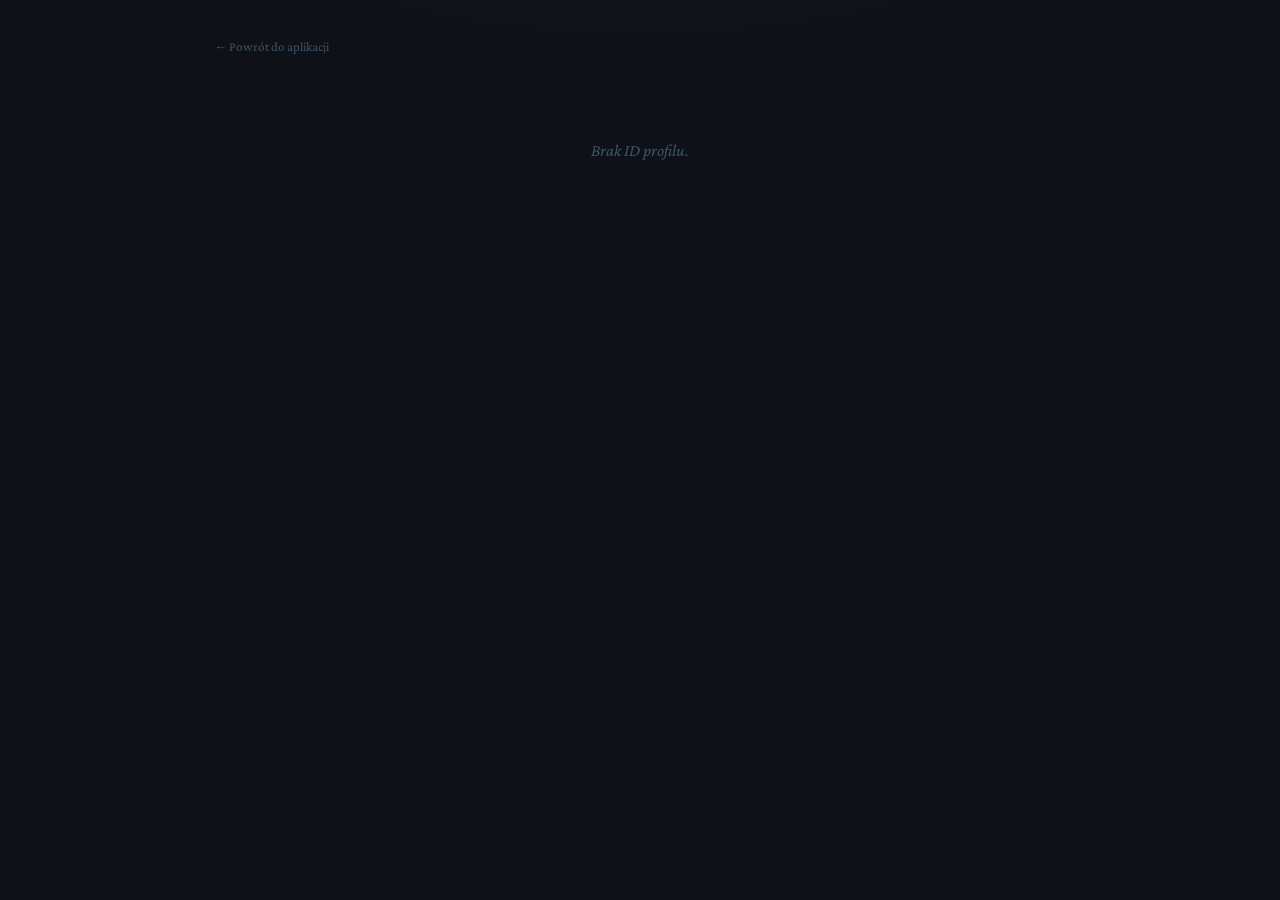
<file: profile.html>
<!DOCTYPE html>
<html lang="pl">
<head>
<meta charset="UTF-8">
<meta name="viewport" content="width=device-width, initial-scale=1.0">
<title>Profil — Wandzi Windzi</title>
<link href="https://fonts.googleapis.com/css2?family=Cinzel:wght@400;600&family=Crimson+Pro:ital,wght@0,300;0,400;1,300&display=swap" rel="stylesheet">
<link rel="icon" type="image/png" href="https://i.ibb.co/cPNxs5v/logosfera.png">
<style>
:root{--bg:#0e1117;--bg2:#141920;--bg3:#1c2330;--border:rgba(120,160,200,0.15);--accent:#7ba7c4;--accent-l:#a8c8e0;--accent-d:rgba(120,160,200,0.08);--text:#d8e4ee;--text-d:#7a9bb5;--text-m:#3d5468;}
*{box-sizing:border-box;margin:0;padding:0;}
body{background:var(--bg);color:var(--text);font-family:'Crimson Pro',Georgia,serif;font-size:17px;line-height:1.6;min-height:100vh;background-image:radial-gradient(ellipse 80% 50% at 50% -20%,rgba(120,160,200,0.06) 0%,transparent 60%);}
.profile-wrap{max-width:900px;margin:0 auto;padding:2rem 1.5rem 4rem;}
.profile-header{display:flex;align-items:center;gap:1rem;margin-bottom:1.5rem;padding-bottom:1.5rem;border-bottom:1px solid var(--border);}
.profile-avatar{width:88px;height:88px;border-radius:50%;border:2px solid var(--accent);object-fit:cover;flex-shrink:0;}
.profile-avatar-placeholder{width:88px;height:88px;border-radius:50%;border:2px solid var(--border);background:var(--bg2);display:flex;align-items:center;justify-content:center;font-family:'Cinzel',serif;font-size:1.8rem;color:var(--text-m);flex-shrink:0;}
.profile-meta{flex:1;min-width:0;}
.profile-name{font-family:'Cinzel',serif;font-size:1.8rem;color:var(--accent-l);letter-spacing:0.08em;}
.profile-owner{font-size:0.85rem;color:var(--text-d);margin-top:2px;}
.back-link{display:inline-block;margin-bottom:1rem;font-size:0.82rem;color:var(--text-m);text-decoration:none;}
.back-link:hover{color:var(--accent-l);}
.private-msg{text-align:center;padding:4rem;color:var(--text-m);font-style:italic;}
.loading-msg{text-align:center;padding:4rem;color:var(--text-m);}

/* Profile tabs */
.profile-tabs{display:flex;gap:2px;border-bottom:1px solid var(--border);margin-bottom:1.5rem;flex-wrap:wrap;}
.profile-tab-link{padding:8px 16px;font-family:'Cinzel',serif;font-size:0.7rem;letter-spacing:0.08em;text-transform:uppercase;color:var(--text-d);cursor:pointer;border-bottom:2px solid transparent;transition:all 0.12s;background:none;border-left:none;border-right:none;border-top:none;}
.profile-tab-link:hover{color:var(--text);}
.profile-tab-link.active{color:var(--accent-l);border-bottom-color:var(--accent);}

/* Info tab */
.info-grid{display:grid;grid-template-columns:1fr 1fr;gap:14px;margin-bottom:1.5rem;}
.info-card{background:var(--bg2);border:1px solid var(--border);border-radius:6px;padding:14px 18px;}
.info-card-label{font-family:'Cinzel',serif;font-size:0.62rem;letter-spacing:0.1em;text-transform:uppercase;color:var(--text-m);margin-bottom:5px;}
.info-card-value{font-size:1.05rem;color:var(--accent-l);}
.info-card-sub{font-size:0.82rem;color:var(--text-d);margin-top:3px;}
.info-card-wide{grid-column:1/-1;}
.info-bio{white-space:pre-wrap;color:var(--text);font-size:1rem;line-height:1.7;}
.info-section-title{font-family:'Cinzel',serif;font-size:0.85rem;letter-spacing:0.1em;text-transform:uppercase;color:var(--accent);margin:2rem 0 1rem;padding-bottom:6px;border-bottom:1px solid var(--border);}

.quote-card{background:var(--bg2);border-left:3px solid var(--accent);border-radius:0 6px 6px 0;padding:14px 20px;margin-bottom:10px;font-style:italic;font-size:1.05rem;}
.quote-card.featured{border-left-color:#c9a04c;background:rgba(200,160,80,0.04);}
.quote-card.featured::before{content:'★';color:#c9a04c;margin-right:6px;}
.quote-source{margin-top:6px;font-size:0.8rem;color:var(--text-m);font-family:'Cinzel',serif;letter-spacing:0.06em;font-style:normal;}

.hook-card{background:var(--bg2);border:1px solid var(--border);border-radius:6px;padding:14px 18px;margin-bottom:10px;}
.hook-title{font-family:'Cinzel',serif;font-size:0.95rem;color:var(--accent-l);letter-spacing:0.05em;margin-bottom:6px;}
.hook-desc{font-size:0.95rem;color:var(--text);white-space:pre-wrap;}

/* Timeline on profile */
.timeline{position:relative;padding-left:24px;}
.timeline::before{content:'';position:absolute;left:6px;top:6px;bottom:6px;width:1px;background:var(--border);}
.event-card{position:relative;background:var(--bg2);border:1px solid var(--border);border-radius:6px;padding:12px 16px;margin-bottom:12px;}
.event-card::before{content:'';position:absolute;left:-22px;top:14px;width:11px;height:11px;border-radius:50%;background:var(--accent);border:2px solid var(--bg);}
.event-card.shared::before{background:var(--text-d);}
.event-date{font-family:'Cinzel',serif;font-size:0.72rem;letter-spacing:0.08em;color:var(--text-d);display:flex;align-items:center;gap:6px;flex-wrap:wrap;margin-bottom:4px;}
.event-date-alt{background:var(--accent-d);color:var(--accent-l);padding:1px 8px;border-radius:8px;font-size:0.78rem;}
.event-title{font-family:'Cinzel',serif;font-size:1rem;color:var(--accent-l);letter-spacing:0.04em;margin-bottom:4px;}
.event-desc{font-size:0.92rem;color:var(--text);margin-top:6px;white-space:pre-wrap;}
.event-from{font-size:0.78rem;color:var(--text-m);font-style:italic;margin-bottom:4px;}
.event-participants{font-size:0.82rem;color:var(--text-d);margin-top:6px;}
.event-cat{display:inline-block;font-family:'Cinzel',serif;font-size:0.58rem;letter-spacing:0.07em;padding:1px 8px;border-radius:8px;border:1px solid rgba(120,160,200,0.3);color:var(--accent-l);background:var(--accent-d);margin-bottom:6px;}
.event-dismiss-btn{float:right;font-size:0.68rem;font-family:'Cinzel',serif;letter-spacing:0.06em;text-transform:uppercase;background:transparent;border:1px solid var(--border);border-radius:3px;color:var(--text-m);cursor:pointer;padding:3px 8px;transition:all 0.12s;}
.event-dismiss-btn:hover{border-color:rgba(190,80,80,0.4);color:rgba(210,128,128,0.9);background:rgba(190,80,80,0.08);}
.empty-section{padding:1.4rem;text-align:center;color:var(--text-m);font-style:italic;font-size:0.9rem;}

@media (max-width: 600px){
  .info-grid{grid-template-columns:1fr;}
  .profile-name{font-size:1.4rem;}
  .profile-avatar,.profile-avatar-placeholder{width:64px;height:64px;font-size:1.4rem;}
}
</style>
</head>
<body>
<div class="profile-wrap">
  <a href="index.html" class="back-link">← Powrót do aplikacji</a>
  <div id="profile-root"><div class="loading-msg">Ładowanie profilu...</div></div>
</div>
<script src="js/blocks.js"></script>
<script>
window.PROXY = 'https://windzia-production.up.railway.app';

function esc(s){ return String(s||'').replace(/&/g,'&amp;').replace(/</g,'&lt;').replace(/>/g,'&gt;'); }

let calendar = null;
let _currentCharId = null;
let _isOwner = false;
let _metaEvents = []; // fallback: events from meta.events (old system)

function formatAltDate(iso) {
  if (!iso || !calendar?.enabled) return '';
  const m = iso.match(/^(\d{4})-(\d{2})-(\d{2})$/);
  if (!m) return '';
  const [, year, month, day] = m;
  const monthName = calendar.month_names[parseInt(month) - 1] || month;
  const altYear = parseInt(year) + (calendar.year_offset || 0);
  const suffix = calendar.era_suffix ? ' ' + calendar.era_suffix : '';
  return `${parseInt(day)} ${monthName} ${altYear}${suffix}`;
}

function formatPlainDate(iso) {
  if (!iso) return '—';
  const m = iso.match(/^(\d{4})-(\d{2})-(\d{2})$/);
  if (!m) return iso;
  return `${m[3]}.${m[2]}.${m[1]}`;
}

function renderInfoTab(data) {
  const meta = data.meta || {};
  const quotes = meta.quotes || [];
  const hooks = meta.story_hooks || [];
  const houses = data.houses || [];

  const fields = [];
  if (meta.age) fields.push({ label: 'Wiek', value: meta.age });

  if (meta.birthday) {
    const altDate = formatAltDate(meta.birthday);
    const plainDate = formatPlainDate(meta.birthday);
    fields.push({
      label: 'Data urodzin',
      value: altDate || plainDate,
      sub: altDate ? plainDate : null,
    });
  }

  if (houses.length) {
    fields.push({
      label: houses.length > 1 ? 'Rody' : 'Ród',
      value: houses.map(h => (h.heraldry ? h.heraldry + ' ' : '') + h.name).join(', '),
      color: houses[0].color,
    });
  }

  if (meta.location) fields.push({ label: 'Miejsce przebywania', value: meta.location, wide: true });

  const fieldsHtml = fields.length ? `
    <div class="info-grid">
      ${fields.map(f => `
        <div class="info-card${f.wide ? ' info-card-wide' : ''}">
          <div class="info-card-label">${f.label}</div>
          <div class="info-card-value"${f.color ? ` style="color:${f.color}"` : ''}>${esc(f.value)}</div>
          ${f.sub ? `<div class="info-card-sub">${esc(f.sub)}</div>` : ''}
        </div>`).join('')}
    </div>` : '';

  const bioHtml = meta.bio ? `
    <div class="info-card info-card-wide" style="margin-bottom:1rem;">
      <div class="info-card-label">O postaci</div>
      <div class="info-bio">${esc(meta.bio)}</div>
    </div>` : '';

  const featuredId = meta.featured_quote_id;
  const quotesHtml = quotes.length ? `
    <div class="info-section-title">Cytaty</div>
    ${quotes.map(q => `
      <div class="quote-card${q.id === featuredId ? ' featured' : ''}">
        ${esc(q.text)}
        ${q.source ? `<div class="quote-source">— ${esc(q.source)}</div>` : ''}
      </div>`).join('')}` : '';

  const hooksHtml = hooks.length ? `
    <div class="info-section-title">Poszukiwane wątki fabularne</div>
    ${hooks.map(h => `
      <div class="hook-card">
        <div class="hook-title">${esc(h.title || 'Wątek')}</div>
        ${h.description ? `<div class="hook-desc">${esc(h.description)}</div>` : ''}
      </div>`).join('')}` : '';

  // Store meta.events as fallback for loadProfileEvents
  _metaEvents = (meta.events || []).map(e => ({
    id: 'meta_' + (e.id || Math.random()),
    date: e.date || '',
    title: e.title || '',
    description: e.description || '',
    visibility: e.visibility || 'public',
    category: e.category || '',
    is_shared: false,
    _from_meta: true,
  }));

  const hasAnything = fields.length || meta.bio || quotes.length || hooks.length;
  return (hasAnything ? fieldsHtml + bioHtml + quotesHtml + hooksHtml : '') +
    `<div id="profile-events-wrap"></div>`;
}

async function loadProfileEvents(charId, isOwner) {
  const wrap = document.getElementById('profile-events-wrap');
  if (!wrap) return;

  let apiEvents = [];
  try {
    const token = localStorage.getItem('ww_token') || '';
    const headers = token ? { 'Authorization': 'Bearer ' + token } : {};
    const res = await fetch(window.PROXY + '/characters/' + charId + '/events', { headers });
    const data = await res.json();
    if (Array.isArray(data)) apiEvents = data;
  } catch(e) {
    console.error('loadProfileEvents API error:', e.message);
  }

  // Merge: API events take priority. Use meta.events only for IDs not in API.
  // API events have numeric IDs; meta events have string IDs starting with 'meta_'
  let events = [...apiEvents];

  // If API returned nothing, fall back to meta.events
  if (apiEvents.length === 0 && _metaEvents.length > 0) {
    events = _metaEvents;
  }

  if (!events.length) return;

  // Sort by date
  const sorted = [...events].sort((a, b) => (a.date || '').localeCompare(b.date || ''));

  const cardsHtml = sorted.map(e => {
    const altDate = formatAltDate(e.date);
    const plainDate = formatPlainDate(e.date);
    const isShared = !!e.is_shared;

    const catHtml = e.category
      ? `<div class="event-cat">${esc(e.category)}</div>` : '';

    const dateHtml = `<div class="event-date">
      ${altDate ? `<span class="event-date-alt">${esc(altDate)}</span>` : ''}
      <span style="color:var(--text-m);font-size:0.78rem;">${esc(plainDate)}</span>
      ${isOwner && e.visibility && e.visibility !== 'public'
        ? `<span style="opacity:0.5;font-size:0.8rem;">${e.visibility === 'house' ? '⚜ Ród' : '🔒 Osobiste'}</span>`
        : ''}
    </div>`;

    const fromHtml = isShared && e.character_name
      ? `<div class="event-from">Wydarzenie dodane przez: <strong>${esc(e.character_name)}</strong></div>`
      : '';

    const participants = e.participants_detail || [];
    const participantsHtml = !isShared && participants.length
      ? `<div class="event-participants">z udziałem: ${participants.map(p => esc(p.name)).join(', ')}</div>`
      : '';

    // Dismiss button only for shared events viewed by owner, and only for real API events
    const dismissBtn = isShared && isOwner && !e._from_meta
      ? `<button class="event-dismiss-btn"
          onclick="dismissEvent(${e.id},${charId})"
          title="Usuń z profilu tej postaci">✕ Usuń z profilu</button>`
      : '';

    return `<div class="event-card${isShared ? ' shared' : ''}">
      ${dismissBtn}
      ${catHtml}
      ${fromHtml}
      ${dateHtml}
      <div class="event-title">${esc(e.title || 'Wydarzenie')}</div>
      ${e.description ? `<div class="event-desc">${esc(e.description)}</div>` : ''}
      ${participantsHtml}
    </div>`;
  }).join('');

  wrap.innerHTML = `
    <div class="info-section-title">Oś czasu</div>
    <div class="timeline">${cardsHtml}</div>`;
}

async function dismissEvent(eventId, charId) {
  if (!confirm('Usunąć to wydarzenie z profilu tej postaci?\nWydarzenie pozostanie u właściciela.')) return;
  try {
    const token = localStorage.getItem('ww_token') || '';
    const res = await fetch(
      window.PROXY + '/events/' + eventId + '/participants/' + charId,
      { method: 'DELETE', headers: { 'Authorization': 'Bearer ' + token } }
    );
    const data = await res.json();
    if (data.error) throw new Error(data.error);
    await loadProfileEvents(charId, true);
  } catch(e) {
    alert('Błąd: ' + e.message);
  }
}

function renderVisualTab(blocksData, css) {
  const blocks = blocksData?.blocks || [];
  const settings = blocksData?.settings || {};
  if (settings.bg_color) document.body.style.backgroundColor = settings.bg_color;
  if (settings.bg_image) {
    document.body.style.backgroundImage = `url('${settings.bg_image}')`;
    document.body.style.backgroundSize = settings.bg_size || 'cover';
    document.body.style.backgroundPosition = settings.bg_position || 'center';
    document.body.style.backgroundAttachment = 'fixed';
  } else {
    document.body.style.backgroundImage = '';
  }
  const wrap = document.querySelector('.profile-wrap');
  if (wrap && settings.max_width) wrap.style.maxWidth = settings.max_width;
  return blocks.length
    ? `<div id="profile-blocks">${Renderer.render(blocks, false)}</div>`
    : '<div class="empty-section">Ta zakładka jest pusta.</div>';
}

let currentData = null;
let currentTabId = 'info';

function showTab(tabId) {
  currentTabId = tabId;
  document.querySelectorAll('.profile-tab-link').forEach(t => {
    t.classList.toggle('active', t.dataset.tabid === tabId);
  });
  const content = document.getElementById('tab-content');
  if (!content || !currentData) return;

  document.body.style.backgroundColor = '';
  document.body.style.backgroundImage = '';
  document.getElementById('user-profile-css')?.remove();

  if (tabId === 'info') {
    content.innerHTML = renderInfoTab(currentData);
    loadProfileEvents(_currentCharId, _isOwner);
  } else if (tabId === 'profile') {
    content.innerHTML = renderVisualTab(
      { blocks: currentData.profile_blocks?.blocks || currentData.profile_blocks,
        settings: currentData.profile_blocks?.settings },
      currentData.profile_css
    );
    if (currentData.profile_css) loadCss(`/characters/${currentData.id}/profile/css`);
  } else {
    const tab = (currentData.tabs || []).find(t => t.id === tabId);
    if (tab) {
      content.innerHTML = renderVisualTab(tab.blocks_data, tab.css);
      if (tab.css) {
        const style = document.createElement('style');
        style.id = 'user-profile-css';
        style.textContent = scopeCssClient(tab.css, '#profile-blocks');
        document.head.appendChild(style);
      }
    }
  }
}

async function loadCss(url) {
  try {
    const r = await fetch(window.PROXY + url);
    if (!r.ok) return;
    const t = await r.text();
    if (t) {
      const s = document.createElement('style');
      s.id = 'user-profile-css';
      s.textContent = t;
      document.head.appendChild(s);
    }
  } catch(e) {}
}

function scopeCssClient(css, scope) {
  if (!css) return '';
  css = css.replace(/javascript\s*:/gi, '/*x*/');
  css = css.replace(/@import[^;]*;/gi, '/*x*/');
  css = css.replace(/expression\s*\(/gi, '/*x*/(');
  css = css.replace(/\/\*.*?\*\//gs, '');
  return css.replace(/([^{}]+)\{/g, (m, sel) => {
    const sels = sel.split(',').map(s => s.trim()).filter(Boolean).map(s => `${scope} ${s}`).join(', ');
    return sels + '{';
  });
}

async function loadProfile() {
  const params = new URLSearchParams(window.location.search);
  const id = params.get('id');
  const root = document.getElementById('profile-root');
  if (!id) { root.innerHTML = '<div class="private-msg">Brak ID profilu.</div>'; return; }

  try {
    try {
      const calRes = await fetch(window.PROXY + '/settings/calendar');
      if (calRes.ok) calendar = await calRes.json();
    } catch(e) {}

    const res = await fetch(window.PROXY + '/characters/' + id + '/profile');
    const data = await res.json();
    if (data.error) { root.innerHTML = '<div class="private-msg">' + data.error + '</div>'; return; }

    const token = localStorage.getItem('ww_token') || '';
    let isOwner = false;
    if (token) {
      try {
        const me = await fetch(window.PROXY + '/auth/me', {
          headers: { 'Authorization': 'Bearer ' + token }
        });
        const meData = await me.json();
        if (!meData.error) isOwner = true;
      } catch(e) {}
    }

    _currentCharId = parseInt(id);
    _isOwner = isOwner;

    if (!data.profile_public && !isOwner) {
      root.innerHTML = '<div class="private-msg">Ten profil jest prywatny.</div>';
      return;
    }

    document.title = data.name + ' — Wandzi Windzi';
    currentData = data;

    const meta = data.meta || {};
    const avatarUrl = data.avatar_url || meta.avatar_url;
    const avatarHtml = avatarUrl
      ? `<img class="profile-avatar" src="${esc(avatarUrl)}" alt="${esc(data.name)}">`
      : `<div class="profile-avatar-placeholder">${(data.name[0] || '?').toUpperCase()}</div>`;

    const editBtn = isOwner
      ? `<a href="editor.html?id=${id}"
          style="font-family:'Cinzel',serif;font-size:0.68rem;letter-spacing:0.08em;text-transform:uppercase;
                 padding:6px 14px;border-radius:3px;border:1px solid rgba(120,160,200,0.3);
                 color:#7a9bb5;text-decoration:none;">✎ Edytuj</a>`
      : '';

    const tabs = [
      { id: 'info', name: 'ℹ Info' },
      { id: 'profile', name: '✦ Profil' },
      ...(data.tabs || []).map(t => ({ id: t.id, name: t.name })),
    ];

    root.innerHTML = `
      <div class="profile-header">
        ${avatarHtml}
        <div class="profile-meta">
          <div class="profile-name">${esc(data.name)}</div>
          <div class="profile-owner">${esc(data.owner_display || data.owner_username)}</div>
        </div>
        ${editBtn}
      </div>
      <div class="profile-tabs">
        ${tabs.map(t => `<button class="profile-tab-link" data-tabid="${t.id}"
          onclick="showTab('${t.id}')">${esc(t.name)}</button>`).join('')}
      </div>
      <div id="tab-content"></div>`;

    showTab('info');
  } catch(e) {
    root.innerHTML = '<div class="private-msg">Błąd ładowania: ' + esc(e.message) + '</div>';
  }
}

loadProfile();
</script>
</body>
</html>
</file>
<file: style.css>
/* ============ Szczęśliwy Dzień — wygląd ============ */
:root {
  --bg: #f7f3f1;
  --surface: #ffffff;
  --surface-2: #f4eff1;
  --text: #1f1a1d;
  --muted: #7d7278;
  --line: rgba(31, 26, 29, .07);
  --pink: #ff5d8f;
  --violet: #7c6cff;
  --peach: #ff9b5e;
  --mint: #2fbf94;
  --sky: #4ea6ff;
  --sun: #ffc93c;
  --pink-soft: #ffe9f0;
  --violet-soft: #eeebff;
  --peach-soft: #fff0e5;
  --mint-soft: #e2f7f0;
  --sky-soft: #e6f2ff;
  --grad: linear-gradient(135deg, #ff6b9a 0%, #b56cff 55%, #7c6cff 100%);
  --grad-warm: linear-gradient(135deg, #ff7aa2 0%, #ff9b6a 60%, #ffc75f 100%);
  --m1: #8aa4ff; --m2: #a9b8d6; --m3: #ffc93c; --m4: #ff9b5e; --m5: #ff5d8f;
  --shadow: 0 1px 2px rgba(40, 20, 30, .04), 0 10px 30px -14px rgba(90, 40, 70, .18);
  --radius: 26px;
  color-scheme: light;
}
@media (prefers-color-scheme: dark) {
  :root {
    --bg: #111013;
    --surface: #1b191d;
    --surface-2: #252228;
    --text: #f4eef2;
    --muted: #a59aa1;
    --line: rgba(255, 255, 255, .07);
    --pink-soft: #3a1f2c;
    --violet-soft: #252045;
    --peach-soft: #3a2518;
    --mint-soft: #15342b;
    --sky-soft: #172a40;
    --shadow: 0 1px 2px rgba(0, 0, 0, .3), 0 12px 30px -14px rgba(0, 0, 0, .6);
    color-scheme: dark;
  }
}

* { box-sizing: border-box; -webkit-tap-highlight-color: transparent; }
html, body { margin: 0; }
body {
  background: var(--bg); color: var(--text); min-height: 100vh;
  font-family: "Plus Jakarta Sans", system-ui, -apple-system, "Segoe UI", sans-serif;
  line-height: 1.5; -webkit-font-smoothing: antialiased;
}
/* miękkie kolorowe plamy w tle */
body::before {
  content: ""; position: fixed; inset: -20vh -20vw auto; height: 70vh; z-index: -1; pointer-events: none;
  background:
    radial-gradient(40% 50% at 15% 30%, rgba(255, 110, 160, .22), transparent 70%),
    radial-gradient(35% 45% at 85% 20%, rgba(124, 108, 255, .20), transparent 70%),
    radial-gradient(30% 40% at 60% 70%, rgba(255, 170, 100, .14), transparent 70%);
  filter: blur(10px);
}

main { max-width: 640px; margin: 0 auto; padding: calc(18px + env(safe-area-inset-top)) 16px 120px; }

/* ---------- nagłówek ---------- */
header { display: flex; align-items: center; justify-content: space-between; flex-wrap: wrap; gap: 4px 12px; margin: 0 2px 22px; }
header h1 { flex-basis: 100%; }
.eyebrow { font-size: .72rem; font-weight: 700; letter-spacing: .08em; text-transform: uppercase; color: var(--muted); margin: 0; }
h1 { font-size: 1.85rem; line-height: 1.15; margin: 2px 0 0; font-weight: 800; letter-spacing: -.02em; }
.head-actions { display: flex; align-items: center; gap: 8px; }
.chip {
  display: inline-flex; align-items: center; gap: 6px; background: var(--surface); border: 1px solid var(--line);
  border-radius: 999px; padding: 7px 12px; font-weight: 800; font-size: .9rem; box-shadow: var(--shadow);
}
.avatar {
  width: 46px; height: 46px; border-radius: 50%; background: var(--surface); border: 1px solid var(--line);
  box-shadow: var(--shadow); padding: 0; overflow: hidden; display: grid; place-items: center; font-size: 1.3rem;
}
.avatar svg { width: 150%; height: 150%; margin-top: 24%; }
.iconbtn {
  width: 42px; height: 42px; border-radius: 50%; background: var(--surface); border: 1px solid var(--line);
  box-shadow: var(--shadow); color: var(--text); padding: 0; display: grid; place-items: center;
}
.iconbtn svg { width: 20px; height: 20px; }

/* ---------- karty ---------- */
.card {
  background: var(--surface); border: 1px solid var(--line); border-radius: var(--radius);
  padding: 20px; margin-bottom: 14px; box-shadow: var(--shadow);
}
.card-head { display: flex; align-items: center; justify-content: space-between; gap: 10px; margin-bottom: 14px; }
h2 { font-size: 1.02rem; margin: 0; font-weight: 800; letter-spacing: -.01em; display: flex; align-items: center; gap: 10px; }
.ic {
  width: 34px; height: 34px; border-radius: 11px; display: grid; place-items: center; font-size: 1.05rem; flex-shrink: 0;
  background: var(--pink-soft);
}
.ic.v { background: var(--violet-soft); } .ic.p { background: var(--peach-soft); }
.ic.m { background: var(--mint-soft); } .ic.s { background: var(--sky-soft); }
.hint { color: var(--muted); font-size: .9rem; margin: -6px 0 14px; }
.muted { color: var(--muted); }
.hidden { display: none !important; }
.row { display: flex; gap: 8px; align-items: center; flex-wrap: wrap; }
.between { justify-content: space-between; }

/* ---------- przyciski i pola ---------- */
button { font: inherit; cursor: pointer; border: 0; color: inherit; background: none; }
.btn {
  font-weight: 700; font-size: .95rem; border-radius: 999px; padding: 11px 20px;
  background: var(--grad); color: #fff; box-shadow: 0 6px 16px -6px rgba(181, 108, 255, .6);
  transition: transform .12s, filter .2s;
}
.btn:active, .tile:active, .iconbtn:active, .avatar:active { transform: scale(.96); }
.btn.soft { background: var(--surface-2); color: var(--text); box-shadow: none; }
.btn.small { padding: 7px 14px; font-size: .85rem; }
.btn.frost { background: rgba(255, 255, 255, .22); color: #fff; box-shadow: none; backdrop-filter: blur(6px); }
.btn:disabled { opacity: .45; }
input[type=text], input[type=time], textarea {
  font: inherit; width: 100%; padding: 12px 16px; border-radius: 16px; border: 1px solid var(--line);
  background: var(--surface-2); color: var(--text); outline: none; transition: border-color .2s, background .2s;
}
input:focus, textarea:focus { border-color: var(--violet); background: var(--surface); }
textarea { resize: vertical; min-height: 76px; margin-top: 12px; }

/* ---------- nawigacja ---------- */
nav {
  position: fixed; z-index: 10; left: 12px; right: 12px; bottom: calc(12px + env(safe-area-inset-bottom));
  max-width: 560px; margin: 0 auto; border-radius: 26px; padding: 6px;
  background: color-mix(in srgb, var(--surface) 82%, transparent);
  backdrop-filter: blur(20px) saturate(1.6); -webkit-backdrop-filter: blur(20px) saturate(1.6);
  border: 1px solid var(--line); box-shadow: 0 12px 32px -12px rgba(40, 20, 40, .35);
  display: flex;
}
nav button {
  flex: 1; border-radius: 20px; padding: 7px 0 5px; color: var(--muted);
  display: flex; flex-direction: column; align-items: center; gap: 2px; font-size: .64rem; font-weight: 700;
  transition: color .2s, background .2s;
}
nav svg { width: 22px; height: 22px; }
nav button.on { color: var(--pink); background: var(--pink-soft); }
.view { animation: fade .35s ease; }
@keyframes fade { from { opacity: 0; transform: translateY(8px); } }

/* ---------- myśl dnia ---------- */
.hero {
  position: relative; overflow: hidden; color: #fff; border: 0;
  background: var(--grad);
}
.hero::after {
  content: ""; position: absolute; width: 220px; height: 220px; right: -60px; top: -80px; border-radius: 50%;
  background: radial-gradient(circle, rgba(255, 255, 255, .35), transparent 70%);
}
.hero .eyebrow { color: rgba(255, 255, 255, .8); }
.quote { font-size: 1.35rem; line-height: 1.35; font-weight: 800; letter-spacing: -.01em; margin: 8px 0 16px; min-height: 2.7em; position: relative; }
.tag { display: inline-block; font-size: .7rem; font-weight: 700; background: rgba(255, 255, 255, .25); border-radius: 99px; padding: 2px 8px; margin-left: 6px; vertical-align: middle; }
.hero input { background: rgba(255, 255, 255, .92); color: #1f1a1d; border: 0; margin-bottom: 10px; }

/* ---------- nastrój ---------- */
.moods { display: grid; grid-template-columns: repeat(5, 1fr); gap: 8px; }
.tile {
  background: var(--surface-2); border-radius: 18px; padding: 10px 0 8px; font-size: 1.75rem;
  display: flex; flex-direction: column; align-items: center; gap: 2px; transition: background .2s, transform .12s;
}
.tile small { font-size: .64rem; font-weight: 700; color: var(--muted); }
.tile.on { background: var(--grad); }
.tile.on small { color: #fff; }
.reply { margin: 14px 0 0; color: var(--muted); font-size: .95rem; }

/* ---------- zadania ---------- */
.task { display: flex; align-items: center; gap: 12px; padding: 12px 2px; cursor: pointer; border-top: 1px solid var(--line); }
.task:first-child { border-top: 0; }
.check {
  width: 26px; height: 26px; border-radius: 9px; border: 2px solid color-mix(in srgb, var(--violet) 45%, transparent);
  display: grid; place-items: center; flex-shrink: 0; color: #fff; font-size: .85rem; font-weight: 800; transition: .2s;
}
.task.done .check { background: var(--grad); border-color: transparent; }
.task.done .t { text-decoration: line-through; color: var(--muted); }

/* ---------- woda ---------- */
.glasses { display: grid; grid-template-columns: repeat(8, 1fr); gap: 6px; }
.glass {
  aspect-ratio: 3 / 4; border-radius: 8px 8px 14px 14px; background: var(--sky-soft); position: relative; overflow: hidden; padding: 0;
}
.glass::after { content: ""; position: absolute; inset: auto 0 0; height: 0; background: linear-gradient(180deg, #7cc0ff, var(--sky)); transition: height .35s; }
.glass.full::after { height: 78%; }
.progress { height: 8px; border-radius: 99px; background: var(--surface-2); overflow: hidden; }
.progress i { display: block; height: 100%; border-radius: 99px; background: var(--grad); transition: width .5s; }

/* ---------- listy ---------- */
.list { list-style: none; padding: 0; margin: 0; }
.list li { padding: 12px 0; border-top: 1px solid var(--line); display: flex; gap: 12px; align-items: flex-start; }
.list li:first-child { border-top: 0; }
.dot { width: 10px; height: 10px; border-radius: 50%; flex-shrink: 0; margin-top: 7px; }
.list small { color: var(--muted); display: block; font-size: .8rem; }
.x { color: var(--muted); padding: 0 6px; margin-left: auto; font-size: 1.2rem; line-height: 1; }

/* ---------- słoik ---------- */
.jarwrap { display: flex; justify-content: center; margin: 0 0 14px; }
.jar { width: 170px; height: 200px; }
.memory { background: var(--violet-soft); border-radius: 18px; padding: 14px 16px; margin-top: 14px; font-weight: 600; animation: pop .4s ease; }
@keyframes pop { from { transform: scale(.92); opacity: 0; } }

/* ---------- nawyki ---------- */
.habit { padding: 14px 0; border-top: 1px solid var(--line); }
.habit:first-child { border-top: 0; padding-top: 0; }
.habit .name { font-weight: 800; }
.week { display: grid; grid-template-columns: repeat(7, 1fr); gap: 6px; margin-top: 10px; }
.day { text-align: center; font-size: .66rem; font-weight: 700; color: var(--muted); cursor: pointer; }
.day i { display: block; height: 30px; border-radius: 10px; background: var(--surface-2); margin-top: 4px; transition: .2s; }
.day.on i { background: var(--grad); }
.day.today i { box-shadow: inset 0 0 0 2px var(--violet); }
.flame { font-weight: 800; font-size: .85rem; color: var(--peach); }

/* ---------- oddech ---------- */
.seg { display: grid; grid-auto-flow: column; grid-auto-columns: 1fr; gap: 4px; background: var(--surface-2); border-radius: 16px; padding: 4px; }
.seg button { border-radius: 12px; padding: 8px 4px; font-weight: 700; font-size: .85rem; color: var(--muted); }
.seg button.on { background: var(--surface); color: var(--text); box-shadow: 0 2px 8px rgba(0, 0, 0, .08); }
.seg small { display: block; font-weight: 600; font-size: .68rem; opacity: .8; }
.stage { height: 270px; display: grid; place-items: center; position: relative; }
.orb {
  width: 230px; height: 230px; border-radius: 50%; grid-area: 1 / 1;
  background: radial-gradient(circle at 35% 30%, rgba(255, 255, 255, .55), transparent 40%), var(--grad);
  transform: scale(.45); transition-property: transform; transition-timing-function: ease-in-out;
  box-shadow: 0 0 80px -10px rgba(181, 108, 255, .7);
}
.orbtext { grid-area: 1 / 1; text-align: center; color: #fff; font-weight: 800; font-size: 1.15rem; z-index: 1; }
.orbtext b { display: block; font-size: 2.2rem; line-height: 1.1; }

/* ---------- postępy ---------- */
.stats { display: grid; grid-template-columns: repeat(3, 1fr); gap: 10px; }
.stat { background: var(--surface-2); border-radius: 18px; padding: 14px 8px; text-align: center; }
.stat b { font-size: 1.5rem; display: block; font-weight: 800; letter-spacing: -.02em; }
.stat small { color: var(--muted); font-size: .72rem; font-weight: 600; }
.chart { width: 100%; height: auto; display: block; }
.legend { display: flex; gap: 12px; flex-wrap: wrap; font-size: .78rem; color: var(--muted); margin-top: 10px; }
.legend span { display: inline-flex; align-items: center; gap: 5px; }

/* ---------- pupil ---------- */
.petbox { position: relative; height: 270px; border-radius: 22px; overflow: hidden; background: var(--surface-2); margin: 0 -4px; }
.petbox .scene { position: absolute; inset: 0; width: 100%; height: 100%; }
.petbox .pet { position: absolute; left: 50%; bottom: 6px; width: 220px; height: 220px; margin-left: -110px; cursor: pointer;
  transform-origin: 50% 90%; animation: bounce 2.6s ease-in-out infinite; }
.petbox.sleep .pet { animation: breathe 4s ease-in-out infinite; }
.petbox .pet.jiggle { animation: jiggle .5s ease; }
@keyframes bounce { 0%, 100% { transform: translateY(0) scale(1, 1); } 50% { transform: translateY(-8px) scale(.98, 1.02); } }
@keyframes breathe { 0%, 100% { transform: scale(1, 1); } 50% { transform: scale(1.02, .98); } }
@keyframes jiggle { 0%, 100% { transform: rotate(0); } 25% { transform: rotate(-6deg) scale(1.05); } 75% { transform: rotate(6deg) scale(1.05); } }
.float { position: absolute; font-size: 1.6rem; pointer-events: none; animation: up 1.4s ease-out forwards; z-index: 3; }
@keyframes up { to { transform: translateY(-110px); opacity: 0; } }
.bubble {
  position: absolute; left: 12px; right: 12px; top: 12px; z-index: 2;
  background: color-mix(in srgb, var(--surface) 90%, transparent); backdrop-filter: blur(8px);
  border-radius: 16px; padding: 9px 14px; text-align: center; font-weight: 700; font-size: .92rem;
  box-shadow: 0 4px 14px -6px rgba(0, 0, 0, .2);
}
.petname { font-size: 1.35rem; font-weight: 800; margin: 14px 0 0; letter-spacing: -.01em; }
.petlvl { color: var(--muted); margin: 0; font-size: .85rem; font-weight: 600; }
.hearts { background: var(--pink-soft); color: var(--pink); border-radius: 99px; padding: 6px 12px; font-weight: 800; white-space: nowrap; }
.bars { display: grid; gap: 10px; margin-top: 16px; }
.bar .row { font-size: .82rem; font-weight: 700; }
.bar .track { height: 10px; background: var(--surface-2); border-radius: 99px; overflow: hidden; margin-top: 5px; }
.bar .fill { height: 100%; border-radius: 99px; transition: width .5s; }
.actions { display: grid; grid-template-columns: repeat(3, 1fr); gap: 8px; margin-top: 16px; }
.action { background: var(--surface-2); border-radius: 18px; padding: 12px 4px; font-weight: 700; font-size: .88rem;
  display: flex; flex-direction: column; align-items: center; gap: 2px; transition: transform .12s; }
.action:active { transform: scale(.96); }
.action span { font-size: 1.5rem; }
.action small { font-size: .7rem; color: var(--muted); font-weight: 600; }
.gamecard { display: flex; align-items: center; gap: 14px; background: var(--grad-warm); color: #fff; border: 0; cursor: pointer; }
.gamecard .big { font-size: 2.6rem; }
.gamecard b { font-size: 1.1rem; display: block; }
.gamecard small { opacity: .9; }
.pick { display: grid; grid-template-columns: repeat(4, 1fr); gap: 8px; margin-bottom: 14px; }
.pick button { background: var(--surface-2); border-radius: 18px; padding: 6px 2px 8px; font-size: .78rem; font-weight: 700; }
.pick button svg { width: 100%; height: 66px; display: block; }
.pick button.on { box-shadow: inset 0 0 0 2px var(--pink); background: var(--pink-soft); }
.swatches { display: flex; gap: 10px; margin-bottom: 14px; flex-wrap: wrap; }
.swatches button { width: 36px; height: 36px; border-radius: 50%; box-shadow: inset 0 0 0 1px rgba(0, 0, 0, .08); }
.swatches button.on { box-shadow: 0 0 0 3px var(--surface), 0 0 0 5px var(--pink); }
.earn { font-size: .88rem; color: var(--muted); margin: 0; padding-left: 18px; }
.earn li { margin: 3px 0; }

/* sklepik */
.shop { display: grid; grid-template-columns: repeat(3, 1fr); gap: 10px; margin-top: 14px; }
.item { background: var(--surface-2); border-radius: 18px; padding: 8px 6px 10px; text-align: center; font-size: .78rem; font-weight: 700; position: relative; }
.item .prev { width: 100%; aspect-ratio: 1; border-radius: 14px; overflow: hidden; position: relative; margin-bottom: 6px; background: var(--surface); }
.item .prev svg { position: absolute; inset: 0; width: 100%; height: 100%; }
.item .price { display: inline-block; white-space: nowrap; margin-top: 4px; border-radius: 99px; padding: 2px 9px; font-size: .72rem; background: var(--pink-soft); color: var(--pink); }
.item .price.own { background: var(--surface); color: var(--muted); }
.item .price.wear { background: var(--grad); color: #fff; }
.item.locked { opacity: .55; }

/* gra */
.game { position: fixed; inset: 0; z-index: 50; background: linear-gradient(180deg, #bfe6ff, #fff1f6); display: flex; flex-direction: column; touch-action: none; }
.game canvas { flex: 1; width: 100%; display: block; }
.game-top { position: absolute; top: calc(12px + env(safe-area-inset-top)); left: 12px; right: 12px; display: flex; justify-content: space-between; align-items: center; z-index: 2; }
.game-top .chip { color: #1f1a1d; background: rgba(255, 255, 255, .85); }
.game-over { position: absolute; inset: 0; display: grid; place-items: center; z-index: 3; background: rgba(20, 10, 30, .35); backdrop-filter: blur(4px); }
.game-over .card { width: min(340px, 88vw); text-align: center; color: var(--text); }
.game-over .score { font-size: 3rem; font-weight: 800; margin: 0; line-height: 1; }

/* ustawienia */
.back { display: inline-flex; align-items: center; gap: 6px; font-weight: 700; color: var(--muted); margin: 0 0 12px; padding: 4px 0; }
.rem { display: flex; align-items: center; gap: 10px; padding: 10px 0; border-top: 1px solid var(--line); }
.rem:first-child { border-top: 0; }
.rem .txt { flex: 1; font-size: .85rem; font-weight: 600; line-height: 1.35; }
.rem input[type=time] { width: 96px; padding: 8px 10px; border-radius: 12px; }
.switch { width: 46px; height: 28px; border-radius: 99px; background: var(--surface-2); position: relative; flex-shrink: 0; box-shadow: inset 0 0 0 1px var(--line); transition: background .2s; }
.switch::after { content: ""; position: absolute; top: 3px; left: 3px; width: 22px; height: 22px; border-radius: 50%; background: #fff; box-shadow: 0 1px 4px rgba(0, 0, 0, .2); transition: transform .2s; }
.switch.on { background: var(--grad); }
.switch.on::after { transform: translateX(18px); }
.note { background: var(--surface-2); border-radius: 16px; padding: 12px 14px; font-size: .85rem; color: var(--muted); margin-top: 12px; }

/* ---------- powiadomienia w aplikacji ---------- */
.toast {
  position: fixed; left: 50%; bottom: calc(96px + env(safe-area-inset-bottom)); transform: translateX(-50%) translateY(20px);
  background: var(--text); color: var(--bg); padding: 11px 18px; border-radius: 16px; z-index: 60;
  opacity: 0; transition: .3s; pointer-events: none; font-weight: 700; font-size: .9rem; max-width: 90vw; text-align: center;
}
.toast.show { opacity: 1; transform: translateX(-50%) translateY(0); }
.confetti { position: fixed; top: -30px; font-size: 1.6rem; pointer-events: none; z-index: 70; animation: fall 3.2s linear forwards; }
@keyframes fall { to { transform: translateY(115vh) rotate(540deg); } }
@media (prefers-reduced-motion: reduce) {
  .confetti { display: none; }
  .petbox .pet { animation: none; }
}
</file>
